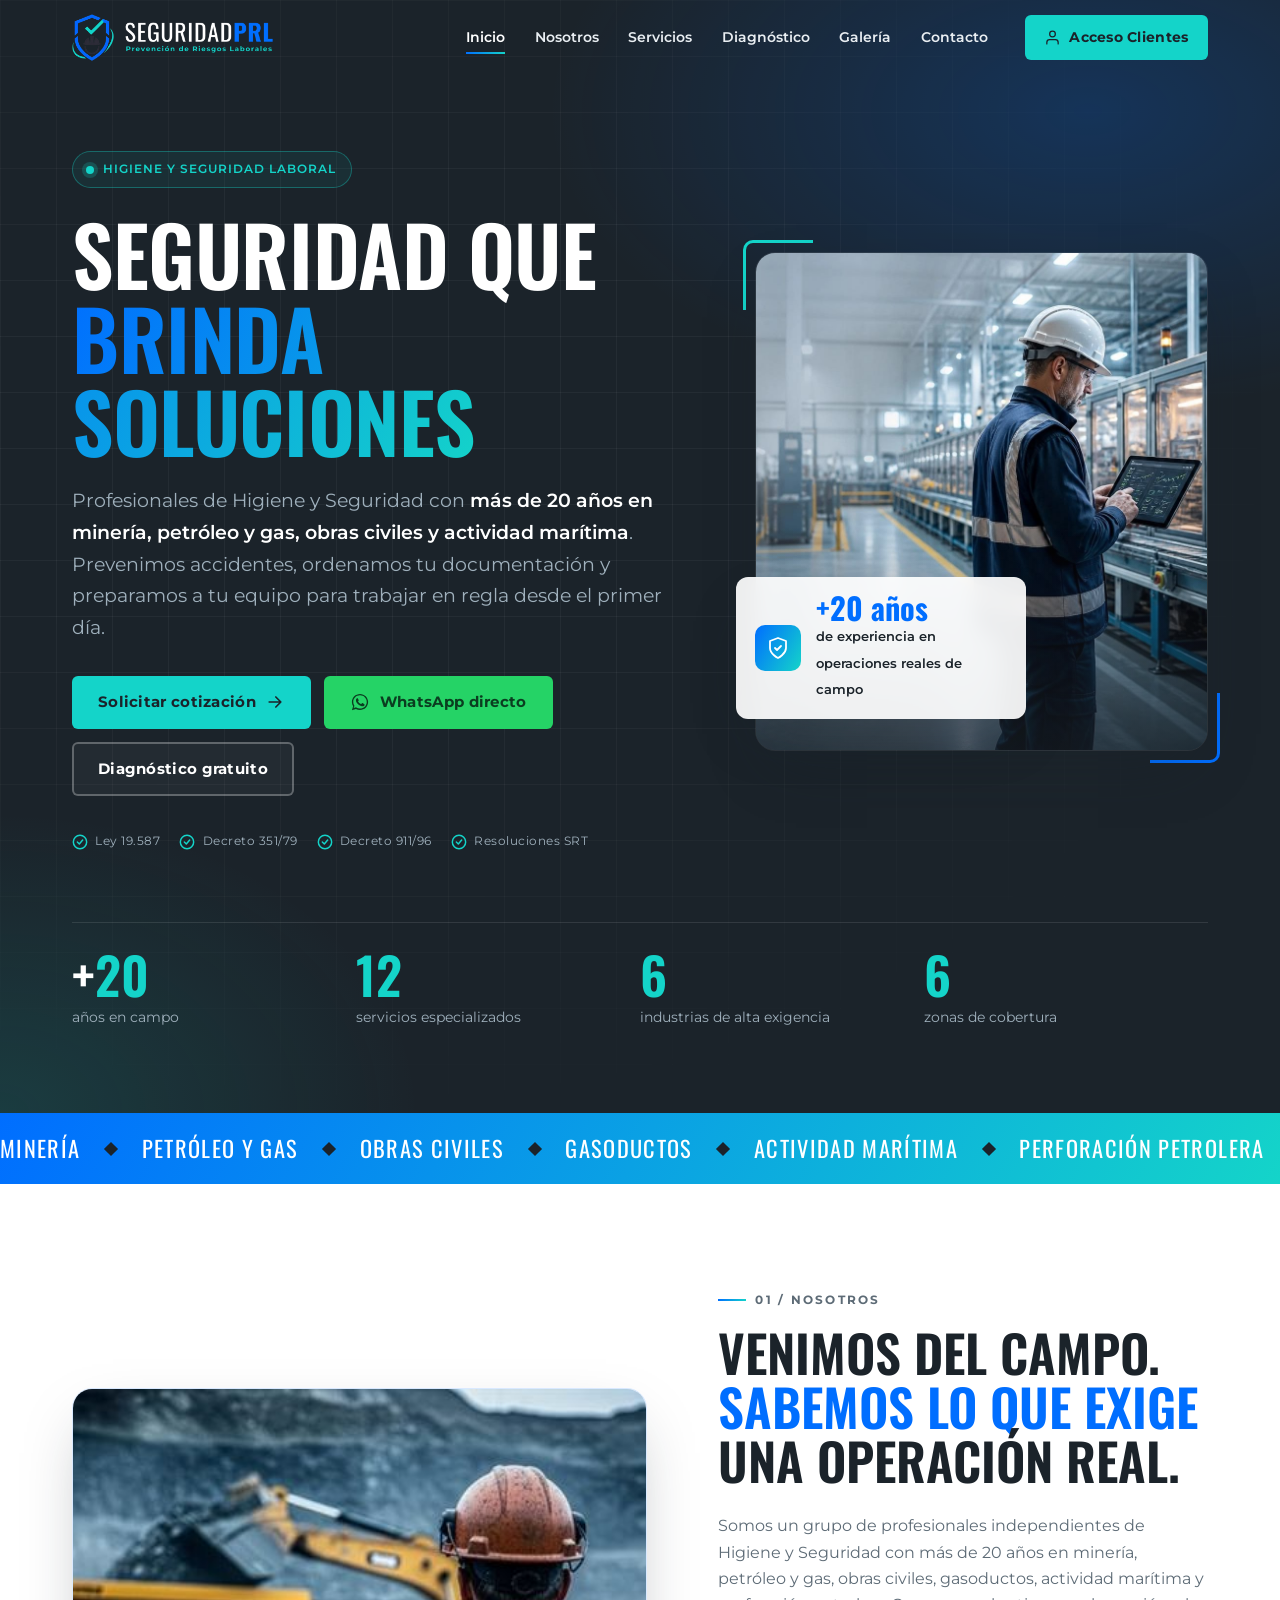
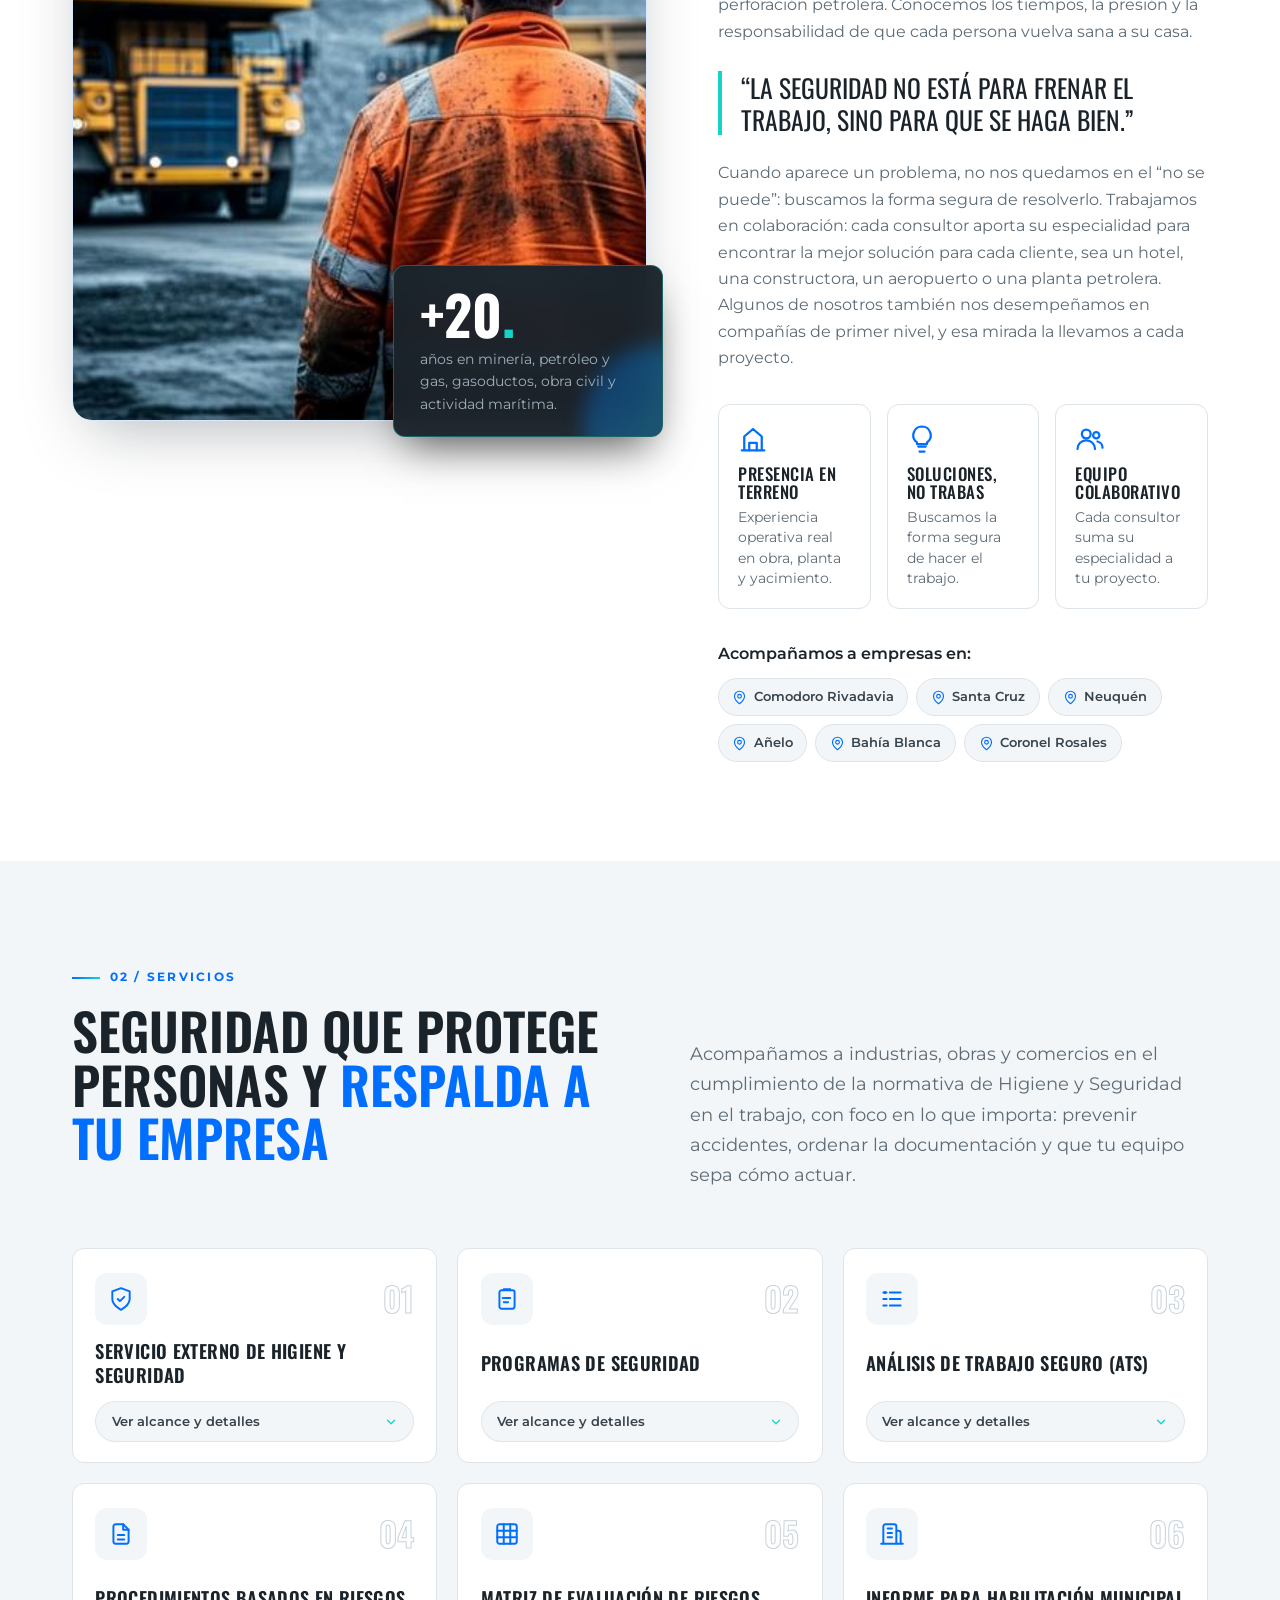
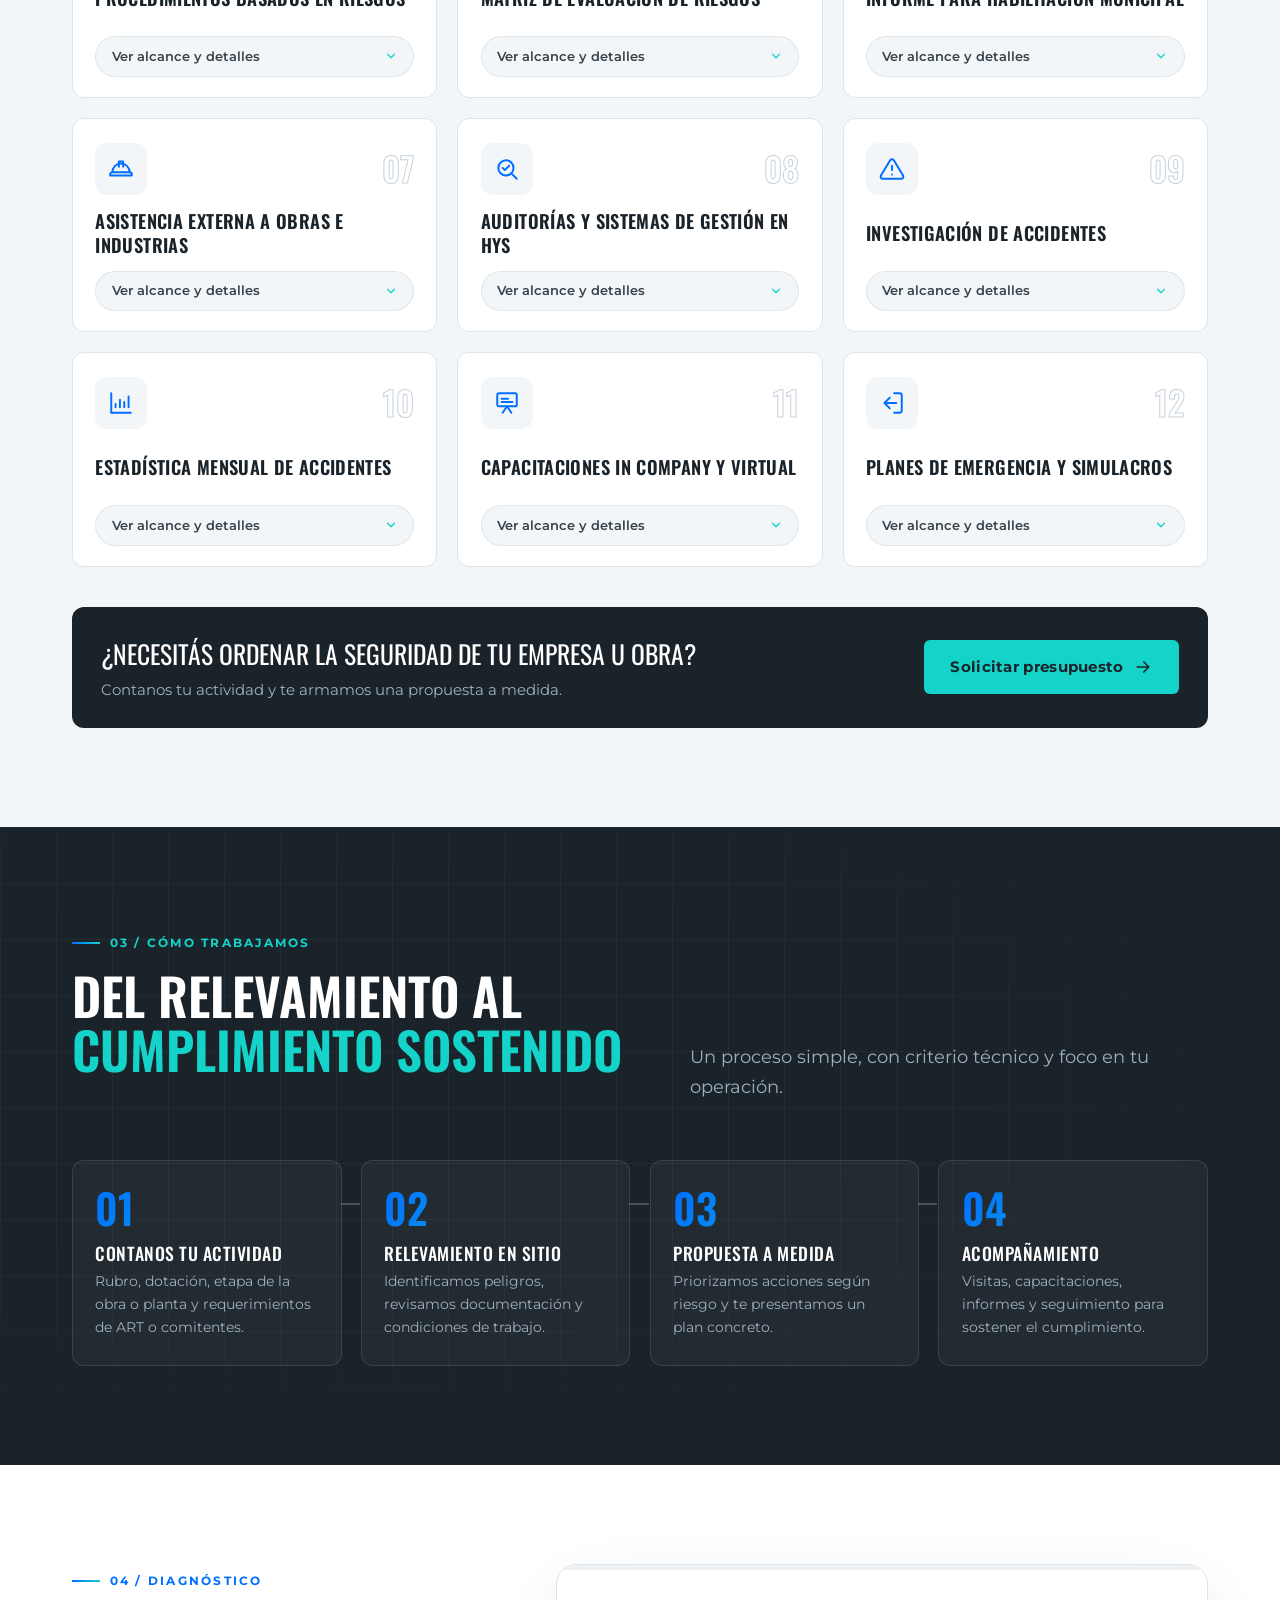
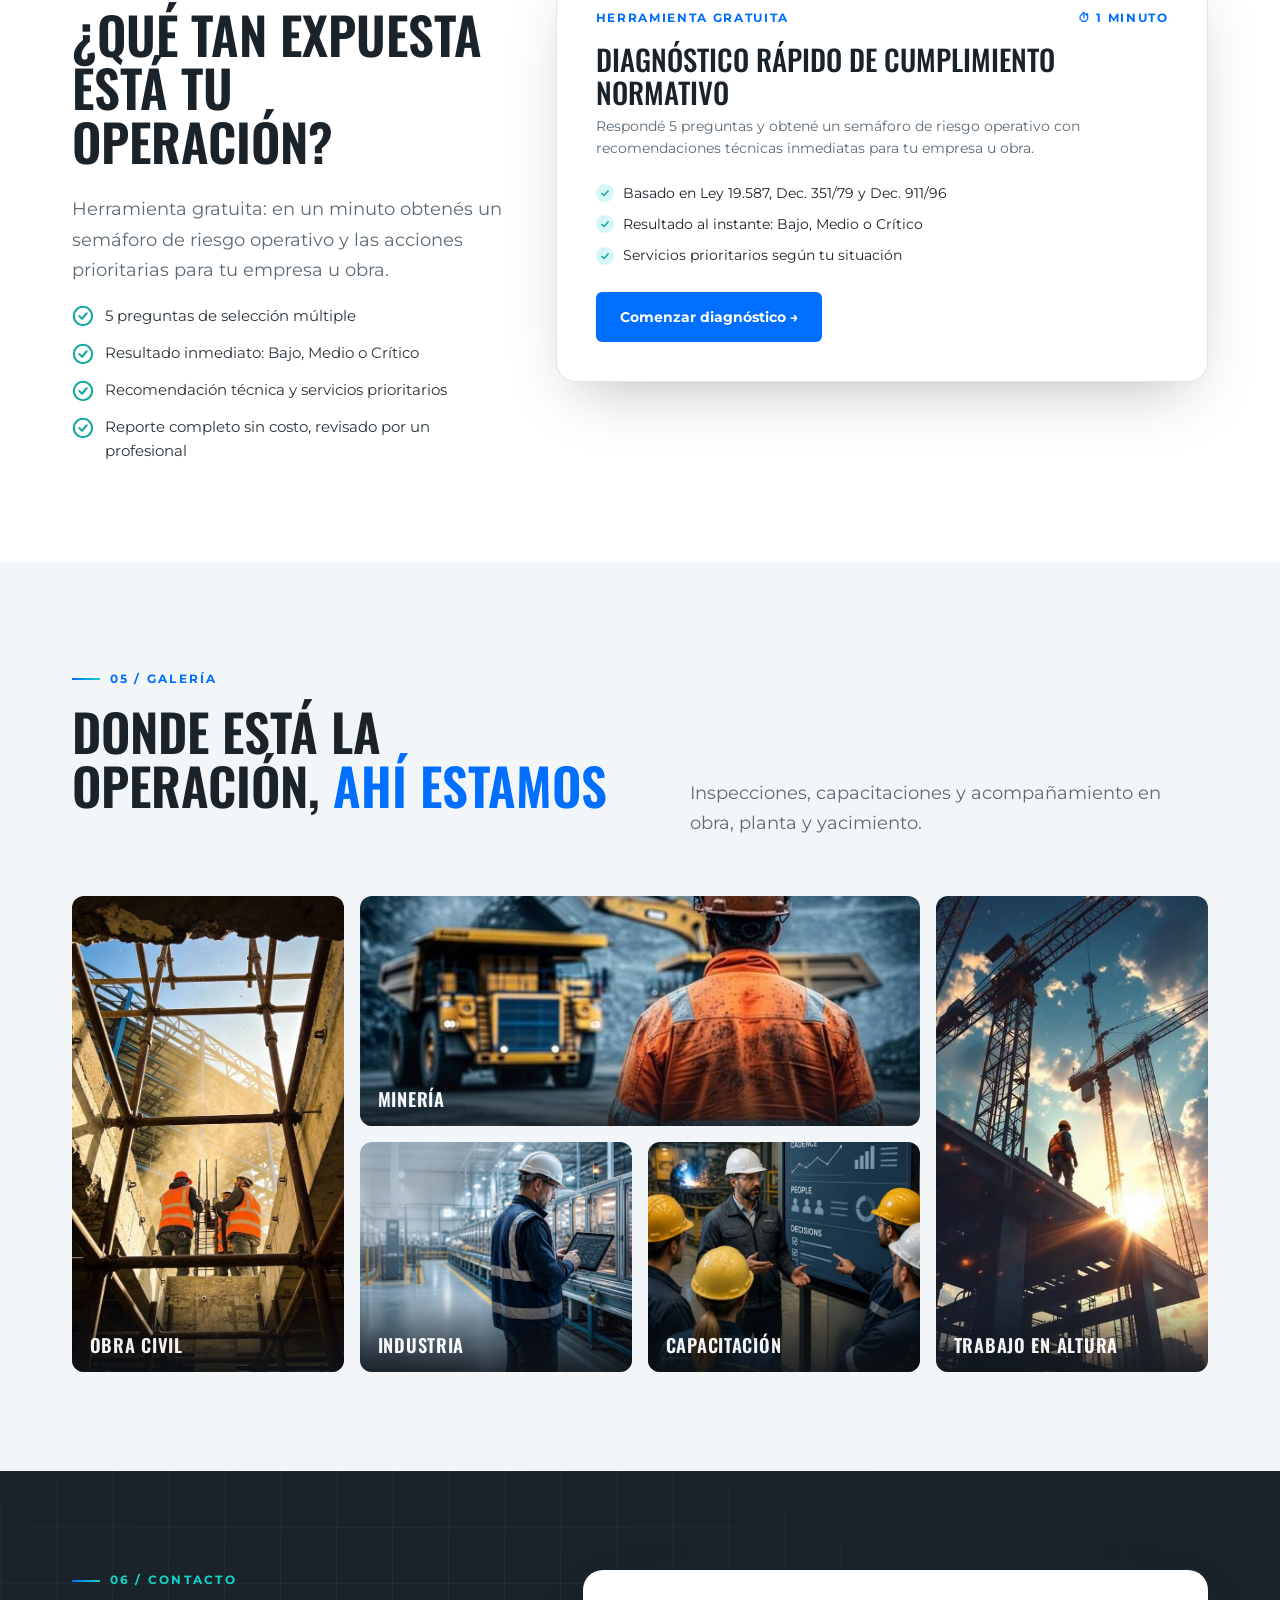
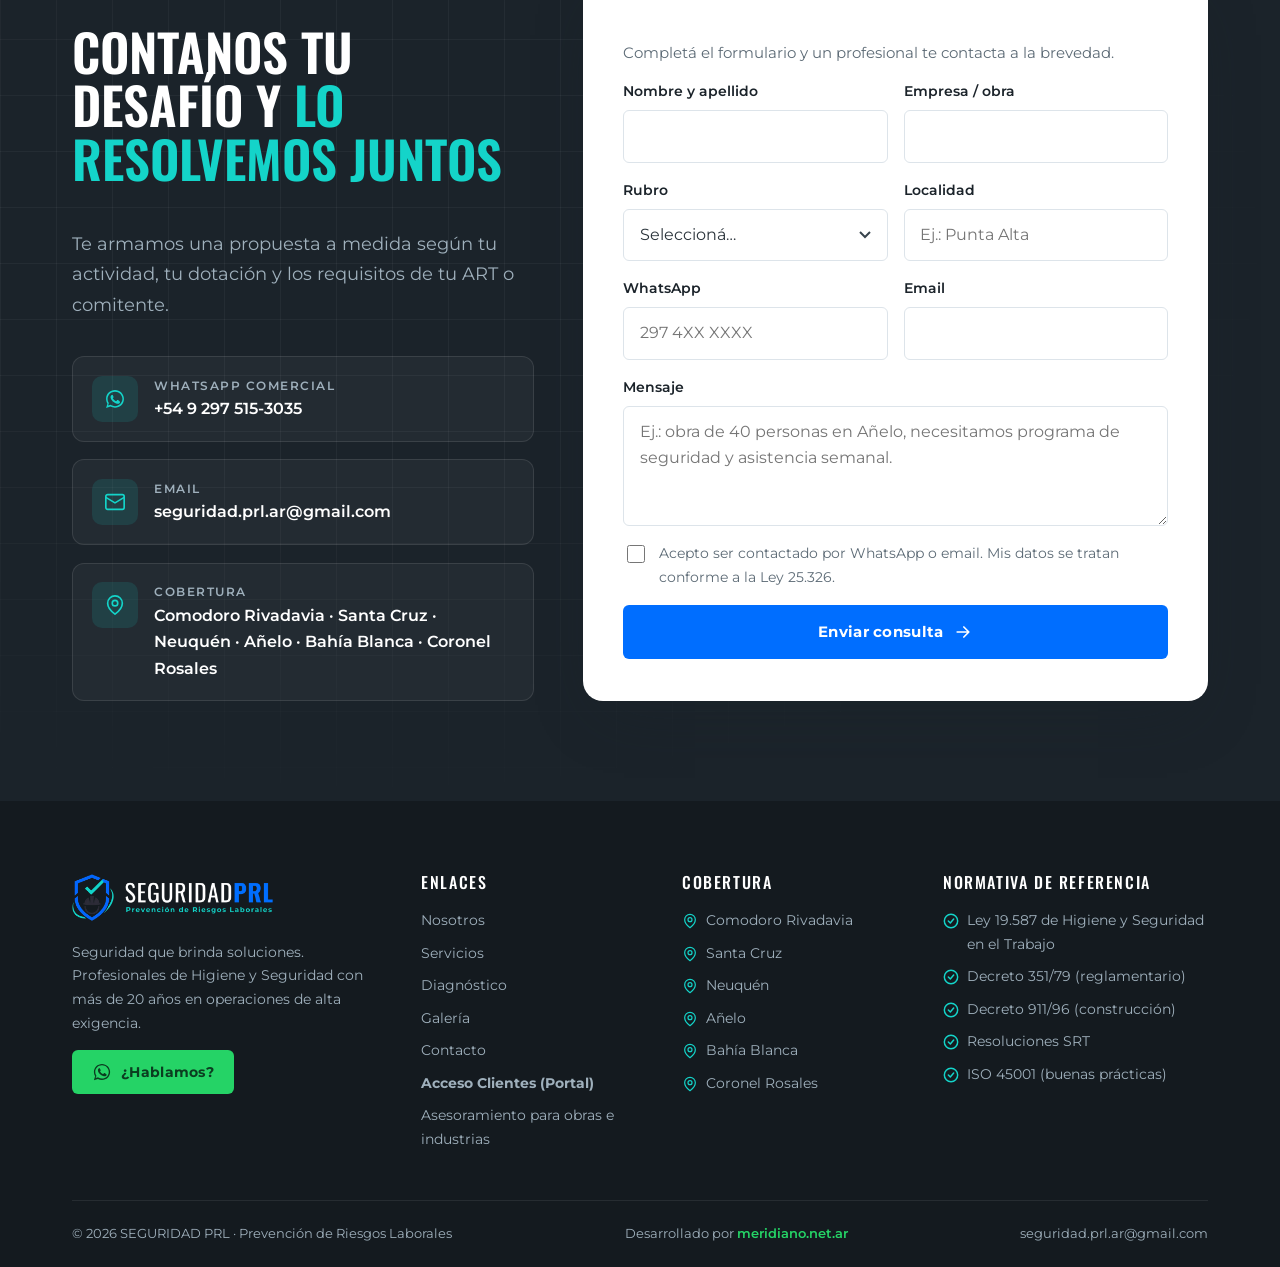
<file: sitio/index.html>
<!DOCTYPE html>
<html lang="es-AR" class="no-js">
<head>
  <meta charset="utf-8">
  <meta name="viewport" content="width=device-width, initial-scale=1">
  <title>SEGURIDAD PRL | Higiene y Seguridad Laboral · Prevención de Riesgos Laborales</title>
  <meta name="description" content="Profesionales de Higiene y Seguridad con más de 20 años en minería, petróleo y gas, obras civiles y actividad marítima. Programas de Seguridad, ATS, auditorías y capacitaciones en Comodoro Rivadavia, Santa Cruz, Neuquén, Añelo, Bahía Blanca y Coronel Rosales.">
  <meta name="theme-color" content="#1b232a">
  <link rel="canonical" href="https://www.seguridadprl.com.ar/">
  <meta property="og:type" content="website">
  <meta property="og:title" content="SEGURIDAD PRL · Seguridad que brinda soluciones">
  <meta property="og:description" content="Higiene y Seguridad Laboral para obras, industrias y empresas de energía. +20 años en campo.">
  <meta property="og:image" content="assets/img/og-image.jpg">
  <meta property="og:locale" content="es_AR">
  <link rel="icon" type="image/png" href="assets/img/favicon.png">
  <link rel="apple-touch-icon" href="assets/img/apple-touch-icon.png">

  <link rel="preconnect" href="https://fonts.googleapis.com">
  <link rel="preconnect" href="https://fonts.gstatic.com" crossorigin>
  <link href="https://fonts.googleapis.com/css2?family=Montserrat:wght@400;500;600;700&family=Oswald:wght@400;500;600&display=swap" rel="stylesheet">
  <link rel="preload" as="image" href="assets/img/inspeccion-planta.jpg">
  <link rel="stylesheet" href="assets/css/base.css">
  <link rel="stylesheet" href="assets/css/site.css">

  <script type="application/ld+json">
  {
    "@context": "https://schema.org",
    "@type": "ProfessionalService",
    "name": "SEGURIDAD PRL",
    "slogan": "Seguridad que brinda soluciones",
    "description": "Consultora de Higiene y Seguridad Laboral · Prevención de Riesgos Laborales.",
    "url": "https://www.seguridadprl.com.ar/",
    "logo": "https://www.seguridadprl.com.ar/assets/img/logo-completo.png",
    "areaServed": ["Comodoro Rivadavia", "Santa Cruz", "Neuquén", "Añelo", "Bahía Blanca", "Coronel Rosales"],
    "knowsAbout": ["Higiene y Seguridad en el Trabajo", "Ley 19.587", "Decreto 351/79", "Decreto 911/96", "ISO 45001"]
  }
  </script>
</head>
<body>
  <a class="skip-link" href="#contenido">Saltar al contenido</a>

  <!-- ============ SPRITE DE ICONOS T�0CNICOS ============ -->
  <svg xmlns="http://www.w3.org/2000/svg" style="display:none" aria-hidden="true">
    <defs>
      <symbol id="i-clipboard" viewBox="0 0 24 24" fill="none" stroke="currentColor" stroke-width="1.8" stroke-linecap="round" stroke-linejoin="round"><rect x="5" y="4" width="14" height="17" rx="2"/><path d="M9 4V3h6v1M9 11h6M9 15h4"/><path d="m8 11 .01 0"/></symbol>
      <symbol id="i-steps" viewBox="0 0 24 24" fill="none" stroke="currentColor" stroke-width="1.8" stroke-linecap="round" stroke-linejoin="round"><path d="M4 6h3M4 12h3M4 18h3"/><path d="M10 6h10M10 12h10M10 18h10"/><circle cx="5.5" cy="6" r=".5"/></symbol>
      <symbol id="i-file" viewBox="0 0 24 24" fill="none" stroke="currentColor" stroke-width="1.8" stroke-linecap="round" stroke-linejoin="round"><path d="M14 3H7a2 2 0 0 0-2 2v14a2 2 0 0 0 2 2h10a2 2 0 0 0 2-2V8z"/><path d="M14 3v5h5M9 13h6M9 17h6"/></symbol>
      <symbol id="i-matrix" viewBox="0 0 24 24" fill="none" stroke="currentColor" stroke-width="1.8" stroke-linecap="round" stroke-linejoin="round"><rect x="3" y="3" width="18" height="18" rx="2"/><path d="M3 9h18M3 15h18M9 3v18M15 3v18"/></symbol>
      <symbol id="i-building" viewBox="0 0 24 24" fill="none" stroke="currentColor" stroke-width="1.8" stroke-linecap="round" stroke-linejoin="round"><path d="M4 21V5a2 2 0 0 1 2-2h8a2 2 0 0 1 2 2v16M16 9h2a2 2 0 0 1 2 2v10M2 21h20"/><path d="M8 7h4M8 11h4M8 15h4"/></symbol>
      <symbol id="i-helmet" viewBox="0 0 24 24" fill="none" stroke="currentColor" stroke-width="1.8" stroke-linecap="round" stroke-linejoin="round"><path d="M2 18h20v-1a2 2 0 0 0-2-2H4a2 2 0 0 0-2 2z"/><path d="M4 15a8 8 0 0 1 16 0"/><path d="M10 7V5h4v2M10 10V7M14 10V7"/></symbol>
      <symbol id="i-audit" viewBox="0 0 24 24" fill="none" stroke="currentColor" stroke-width="1.8" stroke-linecap="round" stroke-linejoin="round"><circle cx="11" cy="11" r="7"/><path d="m21 21-4.3-4.3"/><path d="m8 11 2 2 4-4"/></symbol>
      <symbol id="i-alert" viewBox="0 0 24 24" fill="none" stroke="currentColor" stroke-width="1.8" stroke-linecap="round" stroke-linejoin="round"><path d="M10.3 3.9 1.8 18a2 2 0 0 0 1.7 3h17a2 2 0 0 0 1.7-3L13.7 3.9a2 2 0 0 0-3.4 0z"/><path d="M12 9v4M12 17h.01"/></symbol>
      <symbol id="i-chart" viewBox="0 0 24 24" fill="none" stroke="currentColor" stroke-width="1.8" stroke-linecap="round" stroke-linejoin="round"><path d="M3 3v18h18"/><path d="M7 16v-3M11 16V9M15 16v-5M19 16V6"/></symbol>
      <symbol id="i-training" viewBox="0 0 24 24" fill="none" stroke="currentColor" stroke-width="1.8" stroke-linecap="round" stroke-linejoin="round"><rect x="3" y="3" width="18" height="12" rx="1.5"/><path d="M8 21l4-6 4 6M7 8h6M7 11h10"/></symbol>
      <symbol id="i-exit" viewBox="0 0 24 24" fill="none" stroke="currentColor" stroke-width="1.8" stroke-linecap="round" stroke-linejoin="round"><path d="M14 3h5a2 2 0 0 1 2 2v14a2 2 0 0 1-2 2h-5"/><path d="M10 17l-5-5 5-5M5 12h11"/></symbol>
      <symbol id="i-cycle" viewBox="0 0 24 24" fill="none" stroke="currentColor" stroke-width="1.8" stroke-linecap="round" stroke-linejoin="round"><path d="M21 12a9 9 0 0 1-15.5 6.2M3 12a9 9 0 0 1 15.5-6.2"/><path d="M18 2v4h-4M6 22v-4h4"/><path d="m9 12 2 2 4-4"/></symbol>
      <symbol id="i-shield" viewBox="0 0 24 24" fill="none" stroke="currentColor" stroke-width="1.8" stroke-linecap="round" stroke-linejoin="round"><path d="M12 22s8-4 8-10V5l-8-3-8 3v7c0 6 8 10 8 10z"/><path d="m9 12 2 2 4-4"/></symbol>
      <symbol id="i-check" viewBox="0 0 24 24" fill="none" stroke="currentColor" stroke-width="2.2" stroke-linecap="round" stroke-linejoin="round"><circle cx="12" cy="12" r="10"/><path d="m8 12 3 3 5-6"/></symbol>
      <symbol id="i-pin" viewBox="0 0 24 24" fill="none" stroke="currentColor" stroke-width="1.8" stroke-linecap="round" stroke-linejoin="round"><path d="M20 10c0 6-8 12-8 12s-8-6-8-12a8 8 0 0 1 16 0z"/><circle cx="12" cy="10" r="3"/></symbol>
      <symbol id="i-mail" viewBox="0 0 24 24" fill="none" stroke="currentColor" stroke-width="1.8" stroke-linecap="round" stroke-linejoin="round"><rect x="2" y="4" width="20" height="16" rx="2"/><path d="m22 7-10 6L2 7"/></symbol>
      <symbol id="i-arrow" viewBox="0 0 24 24" fill="none" stroke="currentColor" stroke-width="2" stroke-linecap="round" stroke-linejoin="round"><path d="M5 12h14M13 6l6 6-6 6"/></symbol>
      <symbol id="i-chevron" viewBox="0 0 24 24" fill="none" stroke="currentColor" stroke-width="2.2" stroke-linecap="round" stroke-linejoin="round"><path d="m6 9 6 6 6-6"/></symbol>
      <symbol id="i-field" viewBox="0 0 24 24" fill="none" stroke="currentColor" stroke-width="1.8" stroke-linecap="round" stroke-linejoin="round"><path d="M3 21h18M5 21V10l7-6 7 6v11"/><path d="M9 21v-6h6v6"/></symbol>
      <symbol id="i-bulb" viewBox="0 0 24 24" fill="none" stroke="currentColor" stroke-width="1.8" stroke-linecap="round" stroke-linejoin="round"><path d="M9 18h6M10 22h4"/><path d="M12 2a7 7 0 0 0-4 12.7V16h8v-1.3A7 7 0 0 0 12 2z"/></symbol>
      <symbol id="i-team" viewBox="0 0 24 24" fill="none" stroke="currentColor" stroke-width="1.8" stroke-linecap="round" stroke-linejoin="round"><circle cx="9" cy="8" r="3.5"/><path d="M2 20a7 7 0 0 1 14 0"/><circle cx="17" cy="9" r="2.5"/><path d="M18 14a5 5 0 0 1 4 5"/></symbol>
      <symbol id="i-user" viewBox="0 0 24 24" fill="none" stroke="currentColor" stroke-width="1.8" stroke-linecap="round" stroke-linejoin="round"><path d="M20 21v-2a4 4 0 0 0-4-4H8a4 4 0 0 0-4 4v2"/><circle cx="12" cy="7" r="4"/></symbol>
      <symbol id="i-wa" viewBox="0 0 32 32" fill="currentColor"><path d="M16 3C8.8 3 3 8.7 3 15.8c0 2.5.7 4.9 2 7L3 29l6.4-2c2 1.1 4.3 1.7 6.6 1.7 7.2 0 13-5.7 13-12.8S23.2 3 16 3zm0 23.4c-2.1 0-4.1-.6-5.9-1.7l-.4-.3-3.8 1.2 1.2-3.7-.3-.4a10.4 10.4 0 0 1-1.6-5.6C5.2 10 10 5.3 16 5.3S26.8 10 26.8 15.8 22 26.4 16 26.4zm5.9-7.8c-.3-.2-1.9-.9-2.2-1s-.5-.2-.7.2-.8 1-1 1.2-.4.2-.7.1a8.8 8.8 0 0 1-4.4-3.8c-.3-.6.3-.5 1-1.7.1-.2 0-.4 0-.6l-1-2.4c-.3-.6-.5-.5-.7-.5h-.6c-.2 0-.6.1-.9.4-.3.3-1.2 1.2-1.2 2.9s1.2 3.4 1.4 3.6c.2.2 2.4 3.7 5.9 5.1 2.2.9 3 1 4.1.8.7-.1 1.9-.8 2.2-1.5.3-.7.3-1.4.2-1.5-.1-.1-.3-.2-.6-.3z"/></symbol>
    </defs>
  </svg>

  <!-- ============ HEADER ============ -->
  <header class="site-header" data-header>
    <div class="container site-header__inner">
      <a class="brand" href="#inicio" aria-label="SEGURIDAD PRL · Inicio">
        <img class="brand__mark" src="assets/img/logo-marca.png" alt="" width="42" height="46">
        <img class="brand__text" src="assets/img/logo-texto-claro.png" alt="SEGURIDAD PRL · Prevención de Riesgos Laborales" width="150" height="35">
      </a>
      <button class="nav-toggle" type="button" aria-label="Abrir menú" aria-expanded="false" aria-controls="menu" data-nav-toggle><span></span></button>
      <nav class="nav" id="menu" aria-label="Principal">
        <ul class="nav__list">
          <li><a class="nav__link" href="#inicio" data-spy>Inicio</a></li>
          <li><a class="nav__link" href="#nosotros" data-spy>Nosotros</a></li>
          <li><a class="nav__link" href="#servicios" data-spy>Servicios</a></li>
          <li><a class="nav__link" href="#diagnostico" data-spy>Diagnóstico</a></li>
          <li><a class="nav__link" href="#galeria" data-spy>Galería</a></li>
          <li><a class="nav__link" href="#contacto" data-spy>Contacto</a></li>
        </ul>
        <div class="nav__mobile-cta">
          <a class="btn btn--accent btn--block" href="clientes/index.html"><svg width="18" height="18"><use href="#i-user"/></svg>Acceso Clientes</a>
          <a class="btn btn--wa btn--block" data-wa data-track="menu-mobile" href="#"><svg><use href="#i-wa"/></svg>WhatsApp</a>
        </div>
      </nav>
      <a class="btn btn--accent btn--sm header-cta" href="clientes/index.html"><svg width="18" height="18" aria-hidden="true"><use href="#i-user"/></svg><span>Acceso Clientes</span></a>
    </div>
  </header>

  <main id="contenido">
    <!-- ============ HERO ============ -->
    <section class="hero" id="inicio" aria-labelledby="hero-title">
      <div class="container">
        <div class="hero__grid">
          <div class="hero__copy">
            <p class="hero__tag reveal"><span class="dot"></span>Higiene y Seguridad Laboral</p>
            <h1 class="h1 reveal" id="hero-title" style="--d:.08s">Seguridad que <em class="text-grad">brinda soluciones</em></h1>
            <p class="hero__lead reveal" style="--d:.16s">
              Profesionales de Higiene y Seguridad con <strong>más de 20 años en minería, petróleo y gas, obras civiles y actividad marítima</strong>.
              Prevenimos accidentes, ordenamos tu documentación y preparamos a tu equipo para trabajar en regla desde el primer día.
            </p>
            <div class="hero__actions reveal" style="--d:.24s">
              <a class="btn btn--accent" href="#contacto">Solicitar cotización <svg><use href="#i-arrow"/></svg></a>
              <a class="btn btn--wa" data-wa data-track="hero" href="#"><svg><use href="#i-wa"/></svg>WhatsApp directo</a>
              <a class="btn btn--ghost-light" href="#diagnostico">Diagnóstico gratuito</a>
            </div>
            <div class="hero__norms reveal" style="--d:.32s" aria-label="Normativa de referencia">
              <span><svg><use href="#i-check"/></svg>Ley 19.587</span>
              <span><svg><use href="#i-check"/></svg>Decreto 351/79</span>
              <span><svg><use href="#i-check"/></svg>Decreto 911/96</span>
              <span><svg><use href="#i-check"/></svg>Resoluciones SRT</span>
            </div>
          </div>

          <div class="hero__media reveal" style="--d:.2s">
            <span class="hero__corner hero__corner--tl" aria-hidden="true"></span>
            <span class="hero__corner hero__corner--br" aria-hidden="true"></span>
            <div class="hero__photo">
              <img src="assets/img/inspeccion-planta.jpg" srcset="assets/img/inspeccion-planta-600.jpg 600w, assets/img/inspeccion-planta.jpg 1024w" sizes="(min-width: 980px) 40vw, 90vw" width="1024" height="1010" alt="Profesional de seguridad realizando una inspección en planta industrial con tablet" fetchpriority="high">
            </div>
            <div class="hero__badge">
              <span class="hero__badge-icon"><svg><use href="#i-shield"/></svg></span>
              <div><strong>+20 años</strong><span>de experiencia en operaciones reales de campo</span></div>
            </div>
          </div>
        </div>

        <div class="stats" role="list">
          <div class="stat reveal" role="listitem"><div class="stat__num">+<span data-count="20">20</span></div><div class="stat__label">años en campo</div></div>
          <div class="stat reveal" role="listitem" style="--d:.08s"><div class="stat__num"><span data-count="12">12</span></div><div class="stat__label">servicios especializados</div></div>
          <div class="stat reveal" role="listitem" style="--d:.16s"><div class="stat__num"><span data-count="6">6</span></div><div class="stat__label">industrias de alta exigencia</div></div>
          <div class="stat reveal" role="listitem" style="--d:.24s"><div class="stat__num"><span data-count="6">6</span></div><div class="stat__label">zonas de cobertura</div></div>
        </div>
      </div>
    </section>

    <!-- ============ MARQUEE INDUSTRIAS ============ -->
    <div class="marquee" aria-label="Industrias en las que trabajamos">
      <div class="marquee__track">
        <span class="marquee__item">Minería</span><span class="marquee__item">Petróleo y gas</span><span class="marquee__item">Obras civiles</span><span class="marquee__item">Gasoductos</span><span class="marquee__item">Actividad marítima</span><span class="marquee__item">Perforación petrolera</span>
        <span class="marquee__item" aria-hidden="true">Minería</span><span class="marquee__item" aria-hidden="true">Petróleo y gas</span><span class="marquee__item" aria-hidden="true">Obras civiles</span><span class="marquee__item" aria-hidden="true">Gasoductos</span><span class="marquee__item" aria-hidden="true">Actividad marítima</span><span class="marquee__item" aria-hidden="true">Perforación petrolera</span>
      </div>
    </div>

    <!-- ============ NOSOTROS ============ -->
    <section class="section" id="nosotros" aria-labelledby="about-title">
      <div class="container about">
        <div class="about__media reveal">
          <figure class="about__img about__img--a"><img src="assets/img/mineria.jpg" srcset="assets/img/mineria-600.jpg 600w, assets/img/mineria.jpg 735w" sizes="(min-width: 980px) 45vw, 92vw" width="735" height="551" loading="lazy" decoding="async" alt="Supervisor de seguridad con indumentaria de alta visibilidad en operación minera a cielo abierto"></figure>
          <div class="about__years"><strong>+20<span>.</span></strong><p>años en minería, petróleo y gas, gasoductos, obra civil y actividad marítima.</p></div>
        </div>

        <div class="about__text">
          <p class="eyebrow reveal">01 / Nosotros</p>
          <h2 class="h2 reveal" id="about-title">Venimos del campo. <span class="text-azul">Sabemos lo que exige</span> una operación real.</h2>
          <p class="reveal">Somos un grupo de profesionales independientes de Higiene y Seguridad con más de 20 años en minería, petróleo y gas, obras civiles, gasoductos, actividad marítima y perforación petrolera. Conocemos los tiempos, la presión y la responsabilidad de que cada persona vuelva sana a su casa.</p>
          <p class="about__quote reveal">“La seguridad no está para frenar el trabajo, sino para que se haga bien.”</p>
          <p class="reveal">Cuando aparece un problema, no nos quedamos en el “no se puede”: buscamos la forma segura de resolverlo. Trabajamos en colaboración: cada consultor aporta su especialidad para encontrar la mejor solución para cada cliente, sea un hotel, una constructora, un aeropuerto o una planta petrolera. Algunos de nosotros también nos desempeñamos en compañías de primer nivel, y esa mirada la llevamos a cada proyecto.</p>

          <div class="pillars">
            <div class="pillar reveal"><svg><use href="#i-field"/></svg><h3>Presencia en terreno</h3><p>Experiencia operativa real en obra, planta y yacimiento.</p></div>
            <div class="pillar reveal" style="--d:.08s"><svg><use href="#i-bulb"/></svg><h3>Soluciones, no trabas</h3><p>Buscamos la forma segura de hacer el trabajo.</p></div>
            <div class="pillar reveal" style="--d:.16s"><svg><use href="#i-team"/></svg><h3>Equipo colaborativo</h3><p>Cada consultor suma su especialidad a tu proyecto.</p></div>
          </div>

          <p class="reveal" style="font-weight:600;color:var(--c-ink);margin-bottom:.7rem">Acompañamos a empresas en:</p>
          <ul class="chips reveal">
            <li class="chip"><svg><use href="#i-pin"/></svg>Comodoro Rivadavia</li>
            <li class="chip"><svg><use href="#i-pin"/></svg>Santa Cruz</li>
            <li class="chip"><svg><use href="#i-pin"/></svg>Neuquén</li>
            <li class="chip"><svg><use href="#i-pin"/></svg>Añelo</li>
            <li class="chip"><svg><use href="#i-pin"/></svg>Bahía Blanca</li>
            <li class="chip"><svg><use href="#i-pin"/></svg>Coronel Rosales</li>
          </ul>
        </div>
      </div>
    </section>

    <!-- ============ SERVICIOS ============ -->
    <section class="section section--soft" id="servicios" aria-labelledby="svc-title">
      <div class="container">
        <div class="section-head section-head--split">
          <div>
            <p class="eyebrow reveal">02 / Servicios</p>
            <h2 class="h2 reveal" id="svc-title">Seguridad que protege personas y <span class="text-azul">respalda a tu empresa</span></h2>
          </div>
          <p class="lead reveal">Acompañamos a industrias, obras y comercios en el cumplimiento de la normativa de Higiene y Seguridad en el trabajo, con foco en lo que importa: prevenir accidentes, ordenar la documentación y que tu equipo sepa cómo actuar.</p>
        </div>

        <div class="services">
          <!-- 01 -->
          <article class="svc reveal">
            <div class="svc__head">
              <div class="svc__top">
                <span class="svc__icon"><svg><use href="#i-shield"/></svg></span>
                <span class="svc__num" aria-hidden="true">01</span>
              </div>
              <h3 class="svc__title">Servicio Externo de Higiene y Seguridad</h3>
              <button type="button" class="svc__hint" aria-expanded="false">
                <span>Ver alcance y detalles</span>
                <svg class="svc__hint-arrow"><use href="#i-chevron"/></svg>
              </button>
            </div>
            <div class="svc__collapse">
              <div class="svc__collapse-inner">
                <p class="svc__desc">Cumplimiento legal obligatorio según Ley 19.587 y Decreto 1338/96. Profesional matriculado a cargo con asignación mensual de horas profesionales según tu categoría y dotación.</p>
                <ul class="svc__list">
                  <li>Asignación de horas profesionales reglamentarias y visitas periódicas</li>
                  <li>Apertura, rúbrica y registro en Libro de Actas de HyS</li>
                  <li>Confección y actualización permanente del Legajo Técnico ante ART</li>
                  <li>Relevamiento de Agentes de Riesgo (RAR) y nómina de expuestos</li>
                  <li>Asesoramiento preventivo continuo y atención de inspecciones oficiales</li>
                </ul>
                <p class="svc__benefit"><b>Beneficio:</b> respaldo legal continuo ante la ART y el Ministerio de Trabajo, evitando multas y clausuras sin sumar personal de planta permanente.</p>
                <div class="svc__foot">
                  <a class="link-arrow svc__cta" href="#contacto" data-service="Servicio Externo de Higiene y Seguridad">Consultar <svg><use href="#i-arrow"/></svg></a>
                </div>
              </div>
            </div>
          </article>

          <!-- 02 -->
          <article class="svc reveal" style="--d:.04s">
            <div class="svc__head">
              <div class="svc__top">
                <span class="svc__icon"><svg><use href="#i-clipboard"/></svg></span>
                <span class="svc__num" aria-hidden="true">02</span>
              </div>
              <h3 class="svc__title">Programas de Seguridad</h3>
              <button type="button" class="svc__hint" aria-expanded="false">
                <span>Ver alcance y detalles</span>
                <svg class="svc__hint-arrow"><use href="#i-chevron"/></svg>
              </button>
            </div>
            <div class="svc__collapse">
              <div class="svc__collapse-inner">
                <p class="svc__desc">Documentación clara para trabajar en regla desde el primer día, conforme a Ley 19.587, Dec. 351/79, Dec. 911/96 y resoluciones SRT.</p>
                <ul class="svc__list">
                  <li>Identificación de riesgos y medidas preventivas por tarea</li>
                  <li>Definición de responsabilidades y recursos operativos</li>
                  <li>Cronograma de acciones y capacitaciones del personal</li>
                  <li>Documentación lista para presentar ante ART, comitentes y organismos de control</li>
                </ul>
                <p class="svc__benefit"><b>Beneficio:</b> tu obra o planta con respaldo documental aprobado y un plan concreto de prevención.</p>
                <div class="svc__foot">
                  <a class="link-arrow svc__cta" href="#contacto" data-service="Programas de Seguridad">Consultar <svg><use href="#i-arrow"/></svg></a>
                </div>
              </div>
            </div>
          </article>

          <!-- 03 -->
          <article class="svc reveal" style="--d:.08s">
            <div class="svc__head">
              <div class="svc__top">
                <span class="svc__icon"><svg><use href="#i-steps"/></svg></span>
                <span class="svc__num" aria-hidden="true">03</span>
              </div>
              <h3 class="svc__title">Análisis de Trabajo Seguro (ATS)</h3>
              <button type="button" class="svc__hint" aria-expanded="false">
                <span>Ver alcance y detalles</span>
                <svg class="svc__hint-arrow"><use href="#i-chevron"/></svg>
              </button>
            </div>
            <div class="svc__collapse">
              <div class="svc__collapse-inner">
                <p class="svc__desc">Cada tarea crítica analizada paso a paso antes de ejecutarse: identificación de peligros por etapa y medidas de control necesarias.</p>
                <ul class="svc__list">
                  <li>Análisis por tarea, puesto de trabajo o actividad de riesgo</li>
                  <li>Medidas de control y elementos de protección personal (EPP) requeridos</li>
                  <li>Formato práctico y ágil para aplicación directa en campo</li>
                </ul>
                <p class="svc__benefit"><b>Beneficio:</b> menos improvisación, trabajadores conscientes del riesgo y controles activos antes de iniciar cada labor.</p>
                <div class="svc__foot">
                  <a class="link-arrow svc__cta" href="#contacto" data-service="Análisis de Trabajo Seguro (ATS)">Consultar <svg><use href="#i-arrow"/></svg></a>
                </div>
              </div>
            </div>
          </article>

          <!-- 04 -->
          <article class="svc reveal" style="--d:.12s">
            <div class="svc__head">
              <div class="svc__top">
                <span class="svc__icon"><svg><use href="#i-file"/></svg></span>
                <span class="svc__num" aria-hidden="true">04</span>
              </div>
              <h3 class="svc__title">Procedimientos basados en riesgos</h3>
              <button type="button" class="svc__hint" aria-expanded="false">
                <span>Ver alcance y detalles</span>
                <svg class="svc__hint-arrow"><use href="#i-chevron"/></svg>
              </button>
            </div>
            <div class="svc__collapse">
              <div class="svc__collapse-inner">
                <p class="svc__desc">Instrucciones simples, claras y aplicables: trabajos en altura, espacios confinados, trabajos en caliente, tareas eléctricas, izaje y más.</p>
                <ul class="svc__list">
                  <li>Alcance, responsables y pasos de ejecución secuencial</li>
                  <li>Controles operativos, permisos de trabajo y EPP específicos</li>
                  <li>Lenguaje claro y directo para que se entienda y se cumpla</li>
                </ul>
                <p class="svc__benefit"><b>Beneficio:</b> una forma de trabajar estandarizada, segura, repetible y verificable en auditorías.</p>
                <div class="svc__foot">
                  <a class="link-arrow svc__cta" href="#contacto" data-service="Procedimientos de Seguridad Basados en Riesgos">Consultar <svg><use href="#i-arrow"/></svg></a>
                </div>
              </div>
            </div>
          </article>

          <!-- 05 -->
          <article class="svc reveal">
            <div class="svc__head">
              <div class="svc__top">
                <span class="svc__icon"><svg><use href="#i-matrix"/></svg></span>
                <span class="svc__num" aria-hidden="true">05</span>
              </div>
              <h3 class="svc__title">Matriz de Evaluación de Riesgos</h3>
              <button type="button" class="svc__hint" aria-expanded="false">
                <span>Ver alcance y detalles</span>
                <svg class="svc__hint-arrow"><use href="#i-chevron"/></svg>
              </button>
            </div>
            <div class="svc__collapse">
              <div class="svc__collapse-inner">
                <p class="svc__desc">Saber con exactitud qué riesgos existen, cuán graves son y por dónde empezar a invertir recursos, según probabilidad y severidad.</p>
                <ul class="svc__list">
                  <li>Relevamiento integral en sitio y observación de puestos</li>
                  <li>Clasificación y priorización cuantitativa de peligros</li>
                  <li>Plan de medidas correctivas y preventivas recomendadas</li>
                </ul>
                <p class="svc__benefit"><b>Beneficio:</b> decisiones de inversión en seguridad basadas en datos reales y prioridades claras, no en suposiciones.</p>
                <div class="svc__foot">
                  <a class="link-arrow svc__cta" href="#contacto" data-service="Matriz de Evaluación de Riesgos">Consultar <svg><use href="#i-arrow"/></svg></a>
                </div>
              </div>
            </div>
          </article>

          <!-- 06 -->
          <article class="svc reveal" style="--d:.04s">
            <div class="svc__head">
              <div class="svc__top">
                <span class="svc__icon"><svg><use href="#i-building"/></svg></span>
                <span class="svc__num" aria-hidden="true">06</span>
              </div>
              <h3 class="svc__title">Informe para Habilitación Municipal</h3>
              <button type="button" class="svc__hint" aria-expanded="false">
                <span>Ver alcance y detalles</span>
                <svg class="svc__hint-arrow"><use href="#i-chevron"/></svg>
              </button>
            </div>
            <div class="svc__collapse">
              <div class="svc__collapse-inner">
                <p class="svc__desc">Informe técnico de seguridad para habilitar tu local, comercio o industria, adaptado a las ordenanzas de cada municipio.</p>
                <ul class="svc__list">
                  <li>Relevamiento de las condiciones edilicias y contra incendios</li>
                  <li>Informe técnico firmado por profesional matriculado con incumbencia</li>
                  <li>Orientación sobre adecuaciones previas para evitar rechazos</li>
                </ul>
                <p class="svc__benefit"><b>Beneficio:</b> un trámite de habilitación ágil, sin demoras burocráticas ni observaciones sorpresa.</p>
                <div class="svc__foot">
                  <a class="link-arrow svc__cta" href="#contacto" data-service="Informe de Seguridad para Habilitación Municipal">Consultar <svg><use href="#i-arrow"/></svg></a>
                </div>
              </div>
            </div>
          </article>

          <!-- 07 -->
          <article class="svc reveal" style="--d:.08s">
            <div class="svc__head">
              <div class="svc__top">
                <span class="svc__icon"><svg><use href="#i-helmet"/></svg></span>
                <span class="svc__num" aria-hidden="true">07</span>
              </div>
              <h3 class="svc__title">Asistencia externa a obras e industrias</h3>
              <button type="button" class="svc__hint" aria-expanded="false">
                <span>Ver alcance y detalles</span>
                <svg class="svc__hint-arrow"><use href="#i-chevron"/></svg>
              </button>
            </div>
            <div class="svc__collapse">
              <div class="svc__collapse-inner">
                <p class="svc__desc">Un profesional de HyS a tu lado en el campo, sin sumar estructura fija propia: asistencia continua o por visitas programadas.</p>
                <ul class="svc__list">
                  <li>Visitas de control y seguimiento operativo en obra o planta</li>
                  <li>Verificación de documentación de contratistas, EPP y condiciones</li>
                  <li>Acompañamiento técnico ante inspecciones de ART y comitentes</li>
                  <li>Informes de visita ejecutivos con desvíos y acciones a seguir</li>
                </ul>
                <p class="svc__benefit"><b>Beneficio:</b> presencia profesional constante y tranquilidad operativa a un costo flexible y razonable.</p>
                <div class="svc__foot">
                  <a class="link-arrow svc__cta" href="#contacto" data-service="Servicio de Asistencia Externa a Obras e Industrias">Consultar <svg><use href="#i-arrow"/></svg></a>
                </div>
              </div>
            </div>
          </article>

          <!-- 08 -->
          <article class="svc reveal" style="--d:.12s">
            <div class="svc__head">
              <div class="svc__top">
                <span class="svc__icon"><svg><use href="#i-audit"/></svg></span>
                <span class="svc__num" aria-hidden="true">08</span>
              </div>
              <h3 class="svc__title">Auditorías y Sistemas de Gestión en HyS</h3>
              <button type="button" class="svc__hint" aria-expanded="false">
                <span>Ver alcance y detalles</span>
                <svg class="svc__hint-arrow"><use href="#i-chevron"/></svg>
              </button>
            </div>
            <div class="svc__collapse">
              <div class="svc__collapse-inner">
                <p class="svc__desc">Evaluación objetiva del cumplimiento normativo y estructuración integral de tu sistema preventivo, desde auditorías legales hasta estándares internacionales como ISO 45001.</p>
                <ul class="svc__list">
                  <li>Auditoría profunda de cumplimiento legal, documental y condiciones en campo</li>
                  <li>Diagnóstico inicial de brechas (Gap Analysis) y matriz de no conformidades</li>
                  <li>Diseño e implementación de política, procedimientos de control y registros</li>
                  <li>Auditorías internas periódicas y preparación integral para certificación o auditorías de clientes</li>
                </ul>
                <p class="svc__benefit"><b>Beneficio:</b> detectás desvíos a tiempo, ordenás tu operación con estándares internacionales y llegás 100% respaldado ante inspecciones y clientes exigentes.</p>
                <div class="svc__foot">
                  <a class="link-arrow svc__cta" href="#contacto" data-service="Auditorías y Sistemas de Gestión en HyS">Consultar <svg><use href="#i-arrow"/></svg></a>
                </div>
              </div>
            </div>
          </article>

          <!-- 09 -->
          <article class="svc reveal">
            <div class="svc__head">
              <div class="svc__top">
                <span class="svc__icon"><svg><use href="#i-alert"/></svg></span>
                <span class="svc__num" aria-hidden="true">09</span>
              </div>
              <h3 class="svc__title">Investigación de Accidentes</h3>
              <button type="button" class="svc__hint" aria-expanded="false">
                <span>Ver alcance y detalles</span>
                <svg class="svc__hint-arrow"><use href="#i-chevron"/></svg>
              </button>
            </div>
            <div class="svc__collapse">
              <div class="svc__collapse-inner">
                <p class="svc__desc">Entender qué pasó en profundidad para que no vuelva a ocurrir jamás: identificación de causas raíz, no solo las inmediatas.</p>
                <ul class="svc__list">
                  <li>Relevamiento in situ de evidencias, hechos y testimonios</li>
                  <li>Análisis riguroso de causas (método de árbol de causas u otros)</li>
                  <li>Informe técnico pericial y plan de acciones correctivas efectivas</li>
                </ul>
                <p class="svc__benefit"><b>Beneficio:</b> aprendizaje organizacional real tras cada incidente, respaldo ante la ART y menor probabilidad de repetición.</p>
                <div class="svc__foot">
                  <a class="link-arrow svc__cta" href="#contacto" data-service="Investigación de Accidentes">Consultar <svg><use href="#i-arrow"/></svg></a>
                </div>
              </div>
            </div>
          </article>

          <!-- 10 -->
          <article class="svc reveal" style="--d:.04s">
            <div class="svc__head">
              <div class="svc__top">
                <span class="svc__icon"><svg><use href="#i-chart"/></svg></span>
                <span class="svc__num" aria-hidden="true">10</span>
              </div>
              <h3 class="svc__title">Estadística mensual de accidentes</h3>
              <button type="button" class="svc__hint" aria-expanded="false">
                <span>Ver alcance y detalles</span>
                <svg class="svc__hint-arrow"><use href="#i-chevron"/></svg>
              </button>
            </div>
            <div class="svc__collapse">
              <div class="svc__collapse-inner">
                <p class="svc__desc">Los indicadores clave de tu siniestralidad, claros y al día, para evaluar el desempeño preventivo y tomar decisiones informadas.</p>
                <ul class="svc__list">
                  <li>Cálculo de índices de frecuencia, gravedad e incidencia según norma</li>
                  <li>Seguimiento de curvas de tendencias mensuales y acumuladas anuales</li>
                  <li>Informe gerencial ejecutivo fácil de interpretar para la dirección</li>
                </ul>
                <p class="svc__benefit"><b>Beneficio:</b> información estadística sólida para justificar inversiones, negociar alícuotas con la ART y medir resultados.</p>
                <div class="svc__foot">
                  <a class="link-arrow svc__cta" href="#contacto" data-service="Estadística Mensual de Accidentes">Consultar <svg><use href="#i-arrow"/></svg></a>
                </div>
              </div>
            </div>
          </article>

          <!-- 11 -->
          <article class="svc reveal" style="--d:.08s">
            <div class="svc__head">
              <div class="svc__top">
                <span class="svc__icon"><svg><use href="#i-training"/></svg></span>
                <span class="svc__num" aria-hidden="true">11</span>
              </div>
              <h3 class="svc__title">Capacitaciones in company y virtual</h3>
              <button type="button" class="svc__hint" aria-expanded="false">
                <span>Ver alcance y detalles</span>
                <svg class="svc__hint-arrow"><use href="#i-chevron"/></svg>
              </button>
            </div>
            <div class="svc__collapse">
              <div class="svc__collapse-inner">
                <p class="svc__desc">Formación práctica adaptada a tu realidad operativa, presencial en tus instalaciones o en aula virtual, con casos reales de tu rubro.</p>
                <ul class="svc__list">
                  <li>Trabajo en altura, espacios confinados, riesgo eléctrico y extintores</li>
                  <li>Uso correcto de EPP, primeros auxilios y ergonomía en puestos</li>
                  <li>Material de estudio didáctico y planillas oficiales de asistencia</li>
                </ul>
                <p class="svc__benefit"><b>Beneficio:</b> cumplimiento del programa anual obligatorio de capacitación y trabajadores que adoptan hábitos seguros.</p>
                <div class="svc__foot">
                  <a class="link-arrow svc__cta" href="#contacto" data-service="Capacitaciones in Company y Virtual">Consultar <svg><use href="#i-arrow"/></svg></a>
                </div>
              </div>
            </div>
          </article>

          <!-- 12 -->
          <article class="svc reveal" style="--d:.12s">
            <div class="svc__head">
              <div class="svc__top">
                <span class="svc__icon"><svg><use href="#i-exit"/></svg></span>
                <span class="svc__num" aria-hidden="true">12</span>
              </div>
              <h3 class="svc__title">Planes de emergencia y simulacros</h3>
              <button type="button" class="svc__hint" aria-expanded="false">
                <span>Ver alcance y detalles</span>
                <svg class="svc__hint-arrow"><use href="#i-chevron"/></svg>
              </button>
            </div>
            <div class="svc__collapse">
              <div class="svc__collapse-inner">
                <p class="svc__desc">Estar preparados cuando no hay margen para improvisar: protocolos de actuación ante contingencias y ejercicios prácticos de evacuación.</p>
                <ul class="svc__list">
                  <li>Plan de contingencia y evacuación con asignación de roles y brigadas</li>
                  <li>Planos de evacuación, cálculo de tiempos y señalización de salidas</li>
                  <li>Organización, coordinación y evaluación técnica de simulacros</li>
                  <li>Informe post-simulacro con oportunidades de mejora detectadas</li>
                </ul>
                <p class="svc__benefit"><b>Beneficio:</b> respuesta rápida y coordinada ante incendios o emergencias, salvaguardando la vida del personal.</p>
                <div class="svc__foot">
                  <a class="link-arrow svc__cta" href="#contacto" data-service="Planes de Emergencia, Evacuación y Simulacros">Consultar <svg><use href="#i-arrow"/></svg></a>
                </div>
              </div>
            </div>
          </article>
        </div>

        <div class="services-cta reveal">
          <p>¿Necesitás ordenar la seguridad de tu empresa u obra?<span>Contanos tu actividad y te armamos una propuesta a medida.</span></p>
          <a class="btn btn--accent" href="#contacto">Solicitar presupuesto <svg><use href="#i-arrow"/></svg></a>
        </div>
      </div>
    </section>

    <!-- ============ CÓMO TRABAJAMOS ============ -->
    <section class="section section--dark grid-bg" id="como-trabajamos" aria-labelledby="process-title" style="overflow:hidden">
      <div class="container" style="position:relative">
        <div class="section-head section-head--split">
          <div>
            <p class="eyebrow reveal">03 / Cómo trabajamos</p>
            <h2 class="h2 reveal" id="process-title">Del relevamiento al <span class="text-turquesa">cumplimiento sostenido</span></h2>
          </div>
          <p class="lead reveal">Un proceso simple, con criterio técnico y foco en tu operación.</p>
        </div>
        <ol class="steps">
          <li class="step reveal"><h3>Contanos tu actividad</h3><p>Rubro, dotación, etapa de la obra o planta y requerimientos de ART o comitentes.</p></li>
          <li class="step reveal" style="--d:.08s"><h3>Relevamiento en sitio</h3><p>Identificamos peligros, revisamos documentación y condiciones de trabajo.</p></li>
          <li class="step reveal" style="--d:.16s"><h3>Propuesta a medida</h3><p>Priorizamos acciones según riesgo y te presentamos un plan concreto.</p></li>
          <li class="step reveal" style="--d:.24s"><h3>Acompañamiento</h3><p>Visitas, capacitaciones, informes y seguimiento para sostener el cumplimiento.</p></li>
        </ol>
      </div>
    </section>

    <!-- ============ DIAGNÓSTICO ============ -->
    <section class="section" id="diagnostico" aria-labelledby="diag-title">
      <div class="container diag-wrap">
        <div class="diag-wrap__intro">
          <p class="eyebrow reveal">04 / Diagnóstico</p>
          <h2 class="h2 reveal" id="diag-title">¿Qué tan expuesta está tu operación?</h2>
          <p class="lead reveal">Herramienta gratuita: en un minuto obtenés un semáforo de riesgo operativo y las acciones prioritarias para tu empresa u obra.</p>
          <ul class="diag-wrap__list reveal">
            <li><svg><use href="#i-check"/></svg>5 preguntas de selección múltiple</li>
            <li><svg><use href="#i-check"/></svg>Resultado inmediato: Bajo, Medio o Crítico</li>
            <li><svg><use href="#i-check"/></svg>Recomendación técnica y servicios prioritarios</li>
            <li><svg><use href="#i-check"/></svg>Reporte completo sin costo, revisado por un profesional</li>
          </ul>
        </div>
        <div class="reveal" style="--d:.1s">
          <div data-prl-diagnostico></div>
          <noscript><p>Activá JavaScript para usar el diagnóstico o <a href="#contacto">contactanos</a>.</p></noscript>
        </div>
      </div>
    </section>

    <!-- ============ GALERÍA ============ -->
    <section class="section section--soft" id="galeria" aria-labelledby="gal-title">
      <div class="container">
        <div class="section-head section-head--split">
          <div>
            <p class="eyebrow reveal">05 / Galería</p>
            <h2 class="h2 reveal" id="gal-title">Donde está la operación, <span class="text-azul">ahí estamos</span></h2>
          </div>
          <p class="lead reveal">Inspecciones, capacitaciones y acompañamiento en obra, planta y yacimiento.</p>
        </div>
        <div class="gallery">
          <button class="gallery__item gallery__item--tall reveal" type="button" data-lightbox="assets/img/obra-civil.jpg">
            <figure style="margin:0;height:100%"><img src="assets/img/obra-civil-600.jpg" width="600" height="1067" loading="lazy" decoding="async" alt="Obra civil"><figcaption><b>Obra civil</b></figcaption></figure>
          </button>
          <button class="gallery__item gallery__item--wide reveal" type="button" data-lightbox="assets/img/mineria.jpg" style="--d:.06s">
            <figure style="margin:0;height:100%"><img src="assets/img/mineria-600.jpg" width="600" height="450" loading="lazy" decoding="async" alt="Minería"><figcaption><b>Minería</b></figcaption></figure>
          </button>
          <button class="gallery__item gallery__item--tall reveal" type="button" data-lightbox="assets/img/obra-altura.jpg" style="--d:.12s">
            <figure style="margin:0;height:100%"><img src="assets/img/obra-altura-600.jpg" width="384" height="672" loading="lazy" decoding="async" alt="Trabajo en altura"><figcaption><b>Trabajo en altura</b></figcaption></figure>
          </button>
          <button class="gallery__item reveal" type="button" data-lightbox="assets/img/inspeccion-planta.jpg">
            <figure style="margin:0;height:100%"><img src="assets/img/inspeccion-planta-600.jpg" width="600" height="592" loading="lazy" decoding="async" alt="Industria"><figcaption><b>Industria</b></figcaption></figure>
          </button>
          <button class="gallery__item reveal" type="button" data-lightbox="assets/img/capacitacion-planta.jpg" style="--d:.06s">
            <figure style="margin:0;height:100%"><img src="assets/img/capacitacion-planta-600.jpg" width="600" height="662" loading="lazy" decoding="async" alt="Capacitación"><figcaption><b>Capacitación</b></figcaption></figure>
          </button>
        </div>
      </div>
    </section>

    <!-- ============ CONTACTO ============ -->
    <section class="section section--dark grid-bg" id="contacto" aria-labelledby="contact-title" style="overflow:hidden">
      <div class="container contact" style="position:relative">
        <div class="contact__info">
          <p class="eyebrow reveal">06 / Contacto</p>
          <h2 class="h2 reveal" id="contact-title">Contanos tu desafío y <span class="text-turquesa">lo resolvemos juntos</span></h2>
          <p class="lead reveal">Te armamos una propuesta a medida según tu actividad, tu dotación y los requisitos de tu ART o comitente.</p>
          <a class="info-card reveal" data-wa data-track="contact-card" href="#"><span class="info-card__icon"><svg><use href="#i-wa"/></svg></span><span><small>WhatsApp comercial</small><strong data-phone>+54 9 297 515-3035</strong></span></a>
          <a class="info-card reveal" data-email href="#"><span class="info-card__icon"><svg><use href="#i-mail"/></svg></span><span><small>Email</small><strong>seguridad.prl.ar@gmail.com</strong></span></a>
          <div class="info-card reveal"><span class="info-card__icon"><svg><use href="#i-pin"/></svg></span><span><small>Cobertura</small><strong>Comodoro Rivadavia · Santa Cruz · Neuquén · Añelo · Bahía Blanca · Coronel Rosales</strong></span></div>
        </div>

        <div class="contact__form reveal" style="--d:.1s">
          <h3>Solicitar asesoramiento</h3>
          <p>Completá el formulario y un profesional te contacta a la brevedad.</p>
          <form id="contact-form" class="form" action="https://formsubmit.co/seguridad.prl.ar@gmail.com" method="POST" novalidate>
            <input type="hidden" name="_captcha" value="false">
            <input type="hidden" name="_subject" value="Nueva consulta web - SEGURIDAD PRL">
            <input type="hidden" name="_template" value="table">
            <input class="hp" type="text" name="website" tabindex="-1" autocomplete="off" aria-hidden="true">
            <div class="form__row form__row--2">
              <div class="field"><label for="c-nombre">Nombre y apellido</label><input id="c-nombre" name="nombre" autocomplete="name" required><span class="field__error" aria-live="polite"></span></div>
              <div class="field"><label for="c-empresa">Empresa / obra</label><input id="c-empresa" name="empresa" autocomplete="organization" required><span class="field__error" aria-live="polite"></span></div>
            </div>
            <div class="form__row form__row--2">
              <div class="field"><label for="c-rubro">Rubro</label>
                <select id="c-rubro" name="rubro" required>
                  <option value="">Seleccioná…</option>
                  <option>Petróleo y gas</option><option>Minería</option><option>Construcción / Obra civil</option><option>Industria / Manufactura</option><option>Logística y transporte</option><option>Actividad marítima / portuaria</option><option>Comercio / Servicios / Hotelería</option><option>Otro</option>
                </select><span class="field__error" aria-live="polite"></span></div>
              <div class="field"><label for="c-localidad">Localidad</label><input id="c-localidad" name="localidad" autocomplete="address-level2" placeholder="Ej.: Punta Alta" required><span class="field__error" aria-live="polite"></span></div>
            </div>
            <div class="form__row form__row--2">
              <div class="field"><label for="c-tel">WhatsApp</label><input id="c-tel" name="telefono" type="tel" inputmode="tel" autocomplete="tel" placeholder="297 4XX XXXX" required><span class="field__error" aria-live="polite"></span></div>
              <div class="field"><label for="c-email">Email</label><input id="c-email" name="email" type="email" autocomplete="email" required><span class="field__error" aria-live="polite"></span></div>
            </div>
            <div class="field"><label for="c-msg">Mensaje</label><textarea id="c-msg" name="mensaje" placeholder="Ej.: obra de 40 personas en Añelo, necesitamos programa de seguridad y asistencia semanal." required></textarea><span class="field__error" aria-live="polite"></span></div>
            <label class="check"><input type="checkbox" name="privacidad" required> <span>Acepto ser contactado por WhatsApp o email. Mis datos se tratan conforme a la Ley 25.326.</span></label>
            <span class="field__error" aria-live="polite"></span>
            <button class="btn btn--primary btn--block" type="submit">Enviar consulta <svg><use href="#i-arrow"/></svg></button>
            <div class="form__status" role="status" aria-live="polite"></div>
          </form>
        </div>
      </div>
    </section>
  </main>

  <!-- ============ FOOTER ============ -->
  <footer class="site-footer">
    <div class="container">
      <div class="footer__grid">
        <div class="footer__brand">
          <a class="brand" href="#inicio" aria-label="SEGURIDAD PRL · Inicio">
            <img class="brand__mark" src="assets/img/logo-marca.png" alt="" width="42" height="46" loading="lazy">
            <img class="brand__text" src="assets/img/logo-texto-claro.png" alt="SEGURIDAD PRL" width="150" height="35" loading="lazy">
          </a>
          <p>Seguridad que brinda soluciones. Profesionales de Higiene y Seguridad con más de 20 años en operaciones de alta exigencia.</p>
          <a class="btn btn--wa btn--sm" data-wa data-track="footer" href="#"><svg><use href="#i-wa"/></svg>¿Hablamos?</a>
        </div>
        <div>
          <h4>Enlaces</h4>
          <ul class="footer__list">
            <li><a href="#nosotros">Nosotros</a></li><li><a href="#servicios">Servicios</a></li><li><a href="#diagnostico">Diagnóstico</a></li><li><a href="#galeria">Galería</a></li><li><a href="#contacto">Contacto</a></li><li><a href="clientes/index.html" class="footer__portal-link"><strong>Acceso Clientes (Portal)</strong></a></li><li><a href="landing.html">Asesoramiento para obras e industrias</a></li>
          </ul>
        </div>
        <div>
          <h4>Cobertura</h4>
          <ul class="footer__list">
            <li><svg><use href="#i-pin"/></svg>Comodoro Rivadavia</li><li><svg><use href="#i-pin"/></svg>Santa Cruz</li><li><svg><use href="#i-pin"/></svg>Neuquén</li><li><svg><use href="#i-pin"/></svg>Añelo</li><li><svg><use href="#i-pin"/></svg>Bahía Blanca</li><li><svg><use href="#i-pin"/></svg>Coronel Rosales</li>
          </ul>
        </div>
        <div>
          <h4>Normativa de referencia</h4>
          <ul class="footer__list">
            <li><svg><use href="#i-check"/></svg>Ley 19.587 de Higiene y Seguridad en el Trabajo</li>
            <li><svg><use href="#i-check"/></svg>Decreto 351/79 (reglamentario)</li>
            <li><svg><use href="#i-check"/></svg>Decreto 911/96 (construcción)</li>
            <li><svg><use href="#i-check"/></svg>Resoluciones SRT</li>
            <li><svg><use href="#i-check"/></svg>ISO 45001 (buenas prácticas)</li>
          </ul>
        </div>
      </div>
      <div class="footer__bottom">
        <span>© <span data-year>2026</span> SEGURIDAD PRL · Prevención de Riesgos Laborales</span>
        <span class="footer__credits">Desarrollado por <a href="https://www.meridiano.net.ar/" target="_blank" rel="noopener noreferrer">meridiano.net.ar</a></span>
        <span><a data-email href="#">seguridad.prl.ar@gmail.com</a></span>
      </div>
    </div>
  </footer>

  <script src="assets/js/config.js" defer></script>
  <script src="assets/js/lead.js" defer></script>
  <script src="assets/js/ui.js" defer></script>
  <script src="assets/js/diagnostico.js" defer></script>
</body>
</html>
</file>
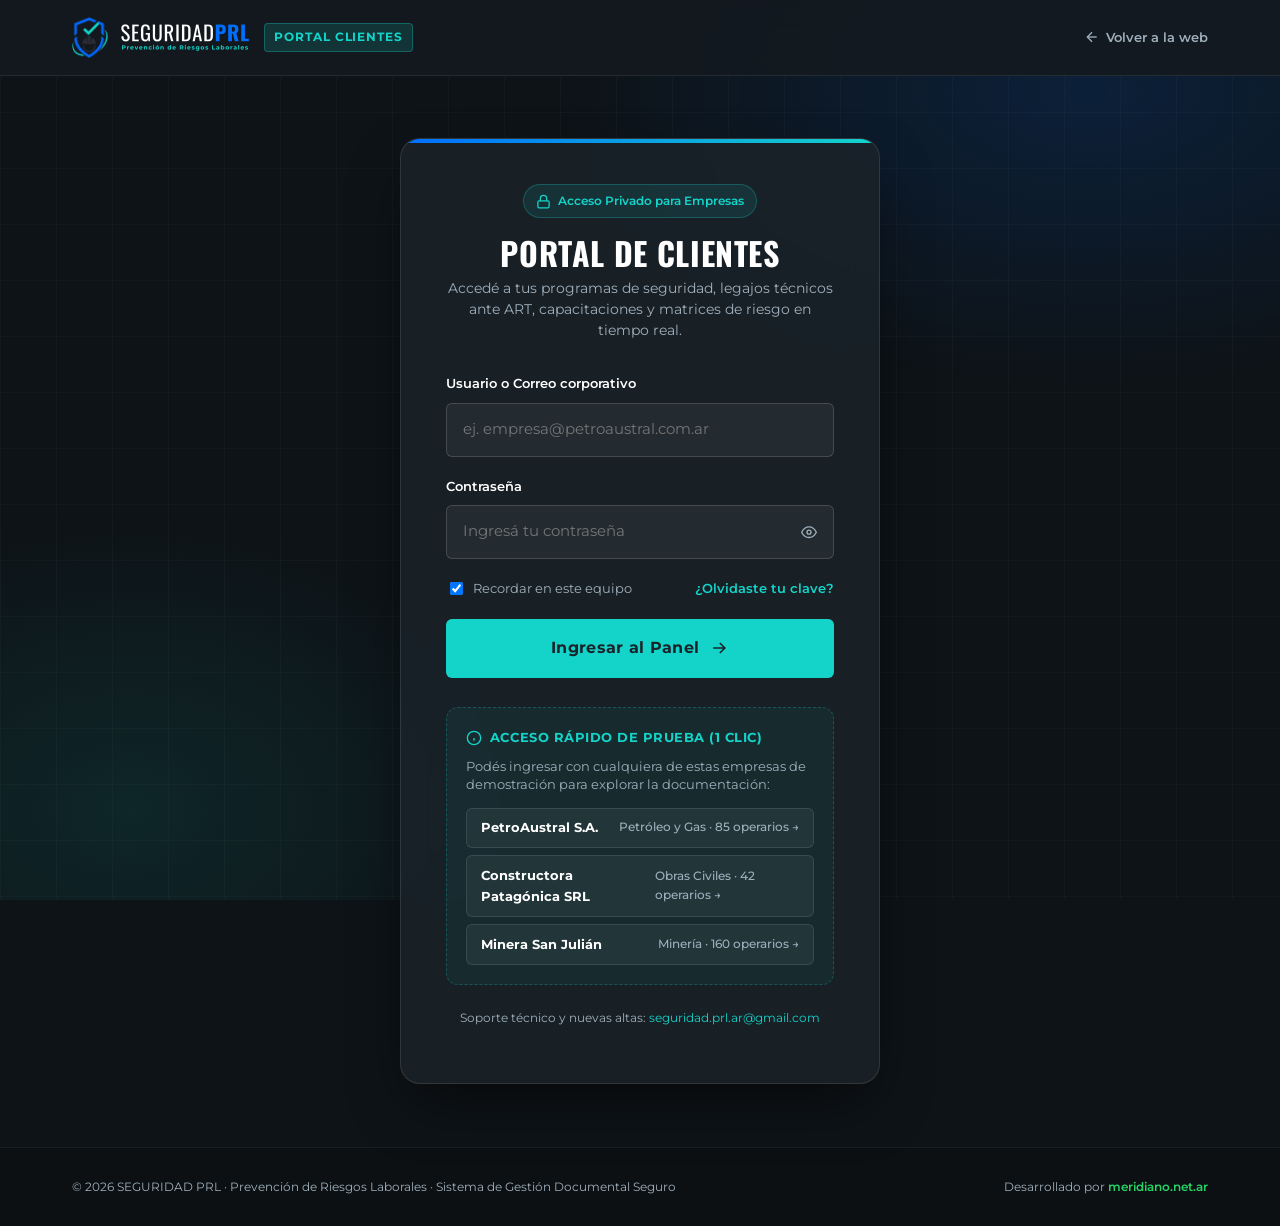
<file: sitio/clientes/index.html>
<!DOCTYPE html>
<html lang="es">
<head>
  <meta charset="UTF-8">
  <meta name="viewport" content="width=device-width, initial-scale=1.0">
  <title>Portal de Clientes · SEGURIDAD PRL</title>
  <meta name="description" content="Acceso exclusivo para empresas a su documentación técnica de Higiene y Seguridad Laboral: programas, capacitaciones, matrices de riesgo e informes de inspección.">
  <meta name="robots" content="noindex, nofollow">

  <link rel="icon" type="image/png" href="../assets/img/favicon.png">
  <link rel="apple-touch-icon" href="../assets/img/apple-touch-icon.png">

  <!-- Tipografías oficiales de marca -->
  <link rel="preconnect" href="https://fonts.googleapis.com">
  <link rel="preconnect" href="https://fonts.gstatic.com" crossorigin>
  <link href="https://fonts.googleapis.com/css2?family=Montserrat:wght@400;500;600;700&family=Oswald:wght@400;500;600&display=swap" rel="stylesheet">

  <!-- Estilos base y estilos dedicados del portal -->
  <link rel="stylesheet" href="../assets/css/base.css">
  <link rel="stylesheet" href="assets/css/portal.css">
</head>
<body class="portal-body">

  <!-- ============ HEADER DEL PORTAL ============ -->
  <header class="portal-header">
    <div class="portal-container portal-header__inner">
      <div style="display:flex;align-items:center;gap:.9rem">
        <a class="portal-brand" href="../index.html" aria-label="SEGURIDAD PRL · Inicio">
          <img src="../assets/img/logo-marca.png" alt="SEGURIDAD PRL" width="36" height="40">
          <img src="../assets/img/logo-texto-claro.png" alt="SEGURIDAD PRL" width="130" height="30">
        </a>
        <span class="portal-brand__badge">Portal Clientes</span>
      </div>

      <div class="portal-header__actions">
        <a class="portal-back-link" href="../index.html">
          <svg viewBox="0 0 24 24" fill="none" stroke="currentColor" stroke-width="2" width="16" height="16"><line x1="19" y1="12" x2="5" y2="12"/><polyline points="12 19 5 12 12 5"/></svg>
          <span>Volver a la web</span>
        </a>

        <!-- Menú de usuario activo (visible solo al autenticar) -->
        <div class="user-menu" id="header-user-menu" style="display:none">
          <div class="user-menu__avatar" id="user-avatar">P</div>
          <div class="user-menu__info">
            <span class="user-menu__name" id="user-name">Usuario</span>
            <span class="user-menu__company" id="user-company">Empresa</span>
          </div>
          <button type="button" class="btn-logout" id="btn-logout" title="Cerrar sesión">
            <svg viewBox="0 0 24 24" fill="none" stroke="currentColor" stroke-width="2" width="15" height="15"><path d="M9 21H5a2 2 0 0 1-2-2V5a2 2 0 0 1 2-2h4"/><polyline points="16 17 21 12 16 7"/><line x1="21" y1="12" x2="9" y2="12"/></svg>
            <span>Salir</span>
          </button>
        </div>
      </div>
    </div>
  </header>

  <main style="flex:1;display:flex;flex-direction:column;">

    <!-- ===============================================================
         VISTA 1: FORMULARIO DE ACCESO (LOGIN)
         =============================================================== -->
    <section class="portal-login-section" id="portal-login-view">
      <div class="login-card">
        <div class="login-card__head">
          <span class="login-badge">
            <svg viewBox="0 0 24 24" fill="none" stroke="currentColor" stroke-width="2" width="15" height="15"><rect x="3" y="11" width="18" height="11" rx="2" ry="2"/><path d="M7 11V7a5 5 0 0 1 10 0v4"/></svg>
            Acceso Privado para Empresas
          </span>
          <h1 class="login-card__title">Portal de Clientes</h1>
          <p class="login-card__sub">Accedé a tus programas de seguridad, legajos técnicos ante ART, capacitaciones y matrices de riesgo en tiempo real.</p>
        </div>

        <form class="login-form" id="login-form" novalidate>
          <div class="login-error" id="login-error" role="alert"></div>

          <div class="form-group">
            <label for="login-email">Usuario o Correo corporativo</label>
            <div class="input-wrapper">
              <input type="email" id="login-email" name="email" placeholder="ej. empresa@petroaustral.com.ar" required autocomplete="email">
            </div>
          </div>

          <div class="form-group">
            <label for="login-pass">
              <span>Contraseña</span>
            </label>
            <div class="input-wrapper">
              <input type="password" id="login-pass" name="password" placeholder="Ingresá tu contraseña" required autocomplete="current-password">
              <button type="button" class="btn-toggle-pass" id="btn-toggle-pass" aria-label="Mostrar u ocultar contraseña">
                <svg viewBox="0 0 24 24" fill="none" stroke="currentColor" stroke-width="2" width="16" height="16"><path d="M1 12s4-8 11-8 11 8 11 8-4 8-11 8-11-8-11-8z"/><circle cx="12" cy="12" r="3"/></svg>
              </button>
            </div>
          </div>

          <div class="login-options">
            <label>
              <input type="checkbox" id="remember-me" checked> Recordar en este equipo
            </label>
            <a href="mailto:seguridad.prl.ar@gmail.com?subject=Recuperar%20acceso%20al%20Portal%20de%20Clientes">¿Olvidaste tu clave?</a>
          </div>

          <button type="submit" class="btn btn--accent btn--block" style="padding:.9rem 1.4rem;font-size:1rem;">
            Ingresar al Panel <svg viewBox="0 0 24 24" fill="none" stroke="currentColor" stroke-width="2" width="18" height="18"><path d="M5 12h14M13 6l6 6-6 6"/></svg>
          </button>
        </form>

        <!-- Accesos rápidos para evaluación/demo -->
        <div class="demo-access-box">
          <div class="demo-access-box__head">
            <svg viewBox="0 0 24 24" fill="none" stroke="currentColor" stroke-width="2" width="16" height="16"><circle cx="12" cy="12" r="10"/><line x1="12" y1="16" x2="12" y2="12"/><line x1="12" y1="8" x2="12.01" y2="8"/></svg>
            Acceso Rápido de Prueba (1 Clic)
          </div>
          <p>Podés ingresar con cualquiera de estas empresas de demostración para explorar la documentación:</p>
          <div class="demo-buttons">
            <button type="button" class="btn-demo-fill" data-demo-company="petroaustral">
              <strong>PetroAustral S.A.</strong>
              <span>Petróleo y Gas · 85 operarios →</span>
            </button>
            <button type="button" class="btn-demo-fill" data-demo-company="patagonica">
              <strong>Constructora Patagónica SRL</strong>
              <span>Obras Civiles · 42 operarios →</span>
            </button>
            <button type="button" class="btn-demo-fill" data-demo-company="minera">
              <strong>Minera San Julián</strong>
              <span>Minería · 160 operarios →</span>
            </button>
          </div>
        </div>

        <p style="margin-top:1.5rem;font-size:.76rem;text-align:center;color:var(--c-on-dark-muted);line-height:1.4;">
          Soporte técnico y nuevas altas: <a href="mailto:seguridad.prl.ar@gmail.com" style="color:var(--c-turquesa);text-decoration:none;">seguridad.prl.ar@gmail.com</a>
        </p>
      </div>
    </section>

    <!-- ===============================================================
         VISTA 2: PANEL DE CLIENTE (DASHBOARD)
         =============================================================== -->
    <section class="portal-dashboard-section" id="portal-dashboard-view" style="display:none">
      <div class="portal-container">

        <!-- Banner superior con datos de la empresa -->
        <div class="client-hero">
          <div>
            <div class="client-hero__eyebrow">
              <span style="display:inline-block;width:8px;height:8px;border-radius:50%;background:#34d399;box-shadow:0 0 8px #34d399;"></span>
              Servicio de Higiene y Seguridad Activo
            </div>
            <h1 class="client-hero__name" id="client-company-name">PetroAustral S.A.</h1>
            <p class="client-hero__meta" id="client-meta">Petróleo & Gas · Añelo & Comodoro Rivadavia · 85 personas</p>
          </div>

          <!-- Consultor técnico a cargo -->
          <div class="consultant-card">
            <div class="consultant-card__top">
              <div class="consultant-card__avatar">CA</div>
              <div class="consultant-card__details">
                <span class="consultant-card__tag">Consultor Asignado</span>
                <h4 class="consultant-card__name" id="consultant-name">Lic. Carlos Almonacid</h4>
                <span class="consultant-card__mat" id="consultant-mat">Mat. Prov. N° 4821 / Reg. SRT</span>
              </div>
            </div>
            <div class="consultant-card__actions">
              <a href="#" class="btn-contact-consultant btn-contact-consultant--wa" id="btn-consultant-wa">
                <svg viewBox="0 0 24 24" fill="currentColor" width="14" height="14"><path d="M16 3C8.8 3 3 8.7 3 15.8c0 2.5.7 4.9 2 7L3 29l6.4-2c2 1.1 4.3 1.7 6.6 1.7 7.2 0 13-5.7 13-12.8S23.2 3 16 3zm0 23.4c-2.1 0-4.1-.6-5.9-1.7l-.4-.3-3.8 1.2 1.2-3.7-.3-.4a10.4 10.4 0 0 1-1.6-5.6C5.2 10 10 5.3 16 5.3S26.8 10 26.8 15.8 22 26.4 16 26.4z"/></svg>
                WhatsApp Directo
              </a>
              <a href="#" class="btn-contact-consultant btn-contact-consultant--mail" id="btn-consultant-mail">
                <svg viewBox="0 0 24 24" fill="none" stroke="currentColor" stroke-width="2" width="14" height="14"><rect x="2" y="4" width="20" height="16" rx="2"/><path d="m22 7-10 6L2 7"/></svg>
                Email
              </a>
            </div>
          </div>
        </div>

        <!-- Métricas de cumplimiento -->
        <div class="metrics-grid">
          <div class="metric-card">
            <div class="metric-card__top">
              <span class="metric-card__icon"><svg viewBox="0 0 24 24" fill="none" stroke="currentColor" stroke-width="2" width="20" height="20"><path d="M14 2H6a2 2 0 0 0-2 2v16a2 2 0 0 0 2 2h12a2 2 0 0 0 2-2V8z"/><polyline points="14 2 14 8 20 8"/></svg></span>
              <span class="metric-card__badge">100% al día</span>
            </div>
            <div class="metric-card__value" id="metric-docs-count">11 / 11</div>
            <p class="metric-card__label">Documentos Vigentes en Portal</p>
          </div>

          <div class="metric-card">
            <div class="metric-card__top">
              <span class="metric-card__icon"><svg viewBox="0 0 24 24" fill="none" stroke="currentColor" stroke-width="2" width="20" height="20"><rect x="3" y="4" width="18" height="18" rx="2" ry="2"/><line x1="16" y1="2" x2="16" y2="6"/><line x1="8" y1="2" x2="8" y2="6"/><line x1="3" y1="10" x2="21" y2="10"/></svg></span>
              <span class="metric-card__badge" style="background:rgba(0,110,255,.15);color:#60a5fa;">Programada</span>
            </div>
            <div class="metric-card__value" style="font-size:1.6rem;padding-top:.4rem;">18 Nov 2026</div>
            <p class="metric-card__label">Próxima Visita Técnica / Inspección</p>
          </div>

          <div class="metric-card">
            <div class="metric-card__top">
              <span class="metric-card__icon"><svg viewBox="0 0 24 24" fill="none" stroke="currentColor" stroke-width="2" width="20" height="20"><path d="M12 22s8-4 8-10V5l-8-3-8 3v7c0 6 8 10 8 10z"/></svg></span>
              <span class="metric-card__badge">Aprobado</span>
            </div>
            <div class="metric-card__value" style="font-size:1.6rem;padding-top:.4rem;">Sin Observ.</div>
            <p class="metric-card__label">Estado del Legajo Técnico ante ART</p>
          </div>

          <div class="metric-card">
            <div class="metric-card__top">
              <span class="metric-card__icon"><svg viewBox="0 0 24 24" fill="none" stroke="currentColor" stroke-width="2" width="20" height="20"><circle cx="12" cy="12" r="10"/><polyline points="12 6 12 12 16 14"/></svg></span>
              <span class="metric-card__badge">Dec. 1338/96</span>
            </div>
            <div class="metric-card__value"><span id="metric-hours">24</span> <small style="font-size:1rem;color:var(--c-on-dark-muted);">hs/mes</small></div>
            <p class="metric-card__label">Asignación Profesional Reglamentaria</p>
          </div>
        </div>

        <!-- Explorador de Documentación -->
        <div class="docs-section">
          <div class="docs-toolbar">
            <div class="docs-toolbar__top">
              <div>
                <h2 style="font-family:var(--f-display);font-size:1.5rem;text-transform:uppercase;color:#fff;margin:0 0 .3rem;">Repositorio Documental de Higiene y Seguridad</h2>
                <p style="font-size:.86rem;color:var(--c-on-dark-muted);margin:0;">Descargá o previsualizá los archivos técnicos de tu empresa homologados por nuestros profesionales.</p>
              </div>

              <!-- Buscador -->
              <div class="docs-search">
                <svg viewBox="0 0 24 24" fill="none" stroke="currentColor" stroke-width="2"><circle cx="11" cy="11" r="8"/><path d="m21 21-4.35-4.35"/></svg>
                <input type="search" id="docs-search-input" placeholder="Buscar por título, código o normativa...">
              </div>
            </div>

            <!-- Filtros por categoría -->
            <div class="category-pills" role="tablist">
              <button type="button" class="btn-pill is-active" data-category="todos">
                Todos <span class="pill-count" id="count-todos">0</span>
              </button>
              <button type="button" class="btn-pill" data-category="programas">
                Programas de Seguridad <span class="pill-count" id="count-programas">0</span>
              </button>
              <button type="button" class="btn-pill" data-category="capacitaciones">
                Capacitaciones <span class="pill-count" id="count-capacitaciones">0</span>
              </button>
              <button type="button" class="btn-pill" data-category="informes">
                Relevamientos e Informes <span class="pill-count" id="count-informes">0</span>
              </button>
              <button type="button" class="btn-pill" data-category="matrices">
                Hojas de Seguridad y Matrices <span class="pill-count" id="count-matrices">0</span>
              </button>
            </div>
          </div>

          <!-- Contenedor dinámico de documentos -->
          <div class="docs-list" id="docs-list">
            <!-- Se puebla dinámicamente desde portal.js -->
          </div>
        </div>

      </div>
    </section>

  </main>

  <!-- ===============================================================
       MODAL DE PREVISUALIZACIÓN DE DOCUMENTO
       =============================================================== -->
  <div class="portal-modal" id="modal-preview" role="dialog" aria-modal="true" aria-labelledby="preview-doc-title">
    <div class="portal-modal__dialog">
      <div class="portal-modal__head">
        <h3 class="portal-modal__title" id="preview-doc-title">Previsualización de Documento</h3>
        <button type="button" class="portal-modal__close" data-close-preview aria-label="Cerrar modal">
          <svg viewBox="0 0 24 24" fill="none" stroke="currentColor" stroke-width="2" width="22" height="22"><line x1="18" y1="6" x2="6" y2="18"/><line x1="6" y1="6" x2="18" y2="18"/></svg>
        </button>
      </div>

      <div class="portal-modal__body" id="preview-doc-content">
        <!-- Contenido generado dinámicamente -->
      </div>

      <div class="portal-modal__foot">
        <button type="button" class="btn btn--ghost-light btn--sm" data-close-preview>Cerrar</button>
        <button type="button" class="btn btn--accent btn--sm" id="btn-preview-download">
          <svg viewBox="0 0 24 24" fill="none" stroke="currentColor" stroke-width="2" width="16" height="16"><path d="M21 15v4a2 2 0 0 1-2 2H5a2 2 0 0 1-2-2v-4"/><polyline points="7 10 12 15 17 10"/><line x1="12" y1="15" x2="12" y2="3"/></svg>
          Descargar PDF Oficial
        </button>
      </div>
    </div>
  </div>

  <!-- Toast de notificación flotante -->
  <div class="portal-toast" id="portal-toast" role="status" aria-live="polite">
    <svg viewBox="0 0 24 24" fill="none" stroke="currentColor" stroke-width="2" width="18" height="18" style="color:var(--c-turquesa);"><polyline points="20 6 9 17 4 12"/></svg>
    <span id="toast-msg">Mensaje de notificación</span>
  </div>

  <footer style="padding:1.8rem 0;border-top:1px solid rgba(255,255,255,.06);background:rgba(12,16,20,.95);font-size:.78rem;color:var(--c-on-dark-muted);">
    <div class="portal-container" style="display:flex;flex-wrap:wrap;justify-content:space-between;align-items:center;gap:.8rem;">
      <span>© <span id="portal-year">2026</span> SEGURIDAD PRL · Prevención de Riesgos Laborales · Sistema de Gestión Documental Seguro</span>
      <span class="footer__credits">Desarrollado por <a href="https://www.meridiano.net.ar/" target="_blank" rel="noopener noreferrer">meridiano.net.ar</a></span>
    </div>
  </footer>

  <script src="assets/js/portal.js"></script>
</body>
</html>
</file>
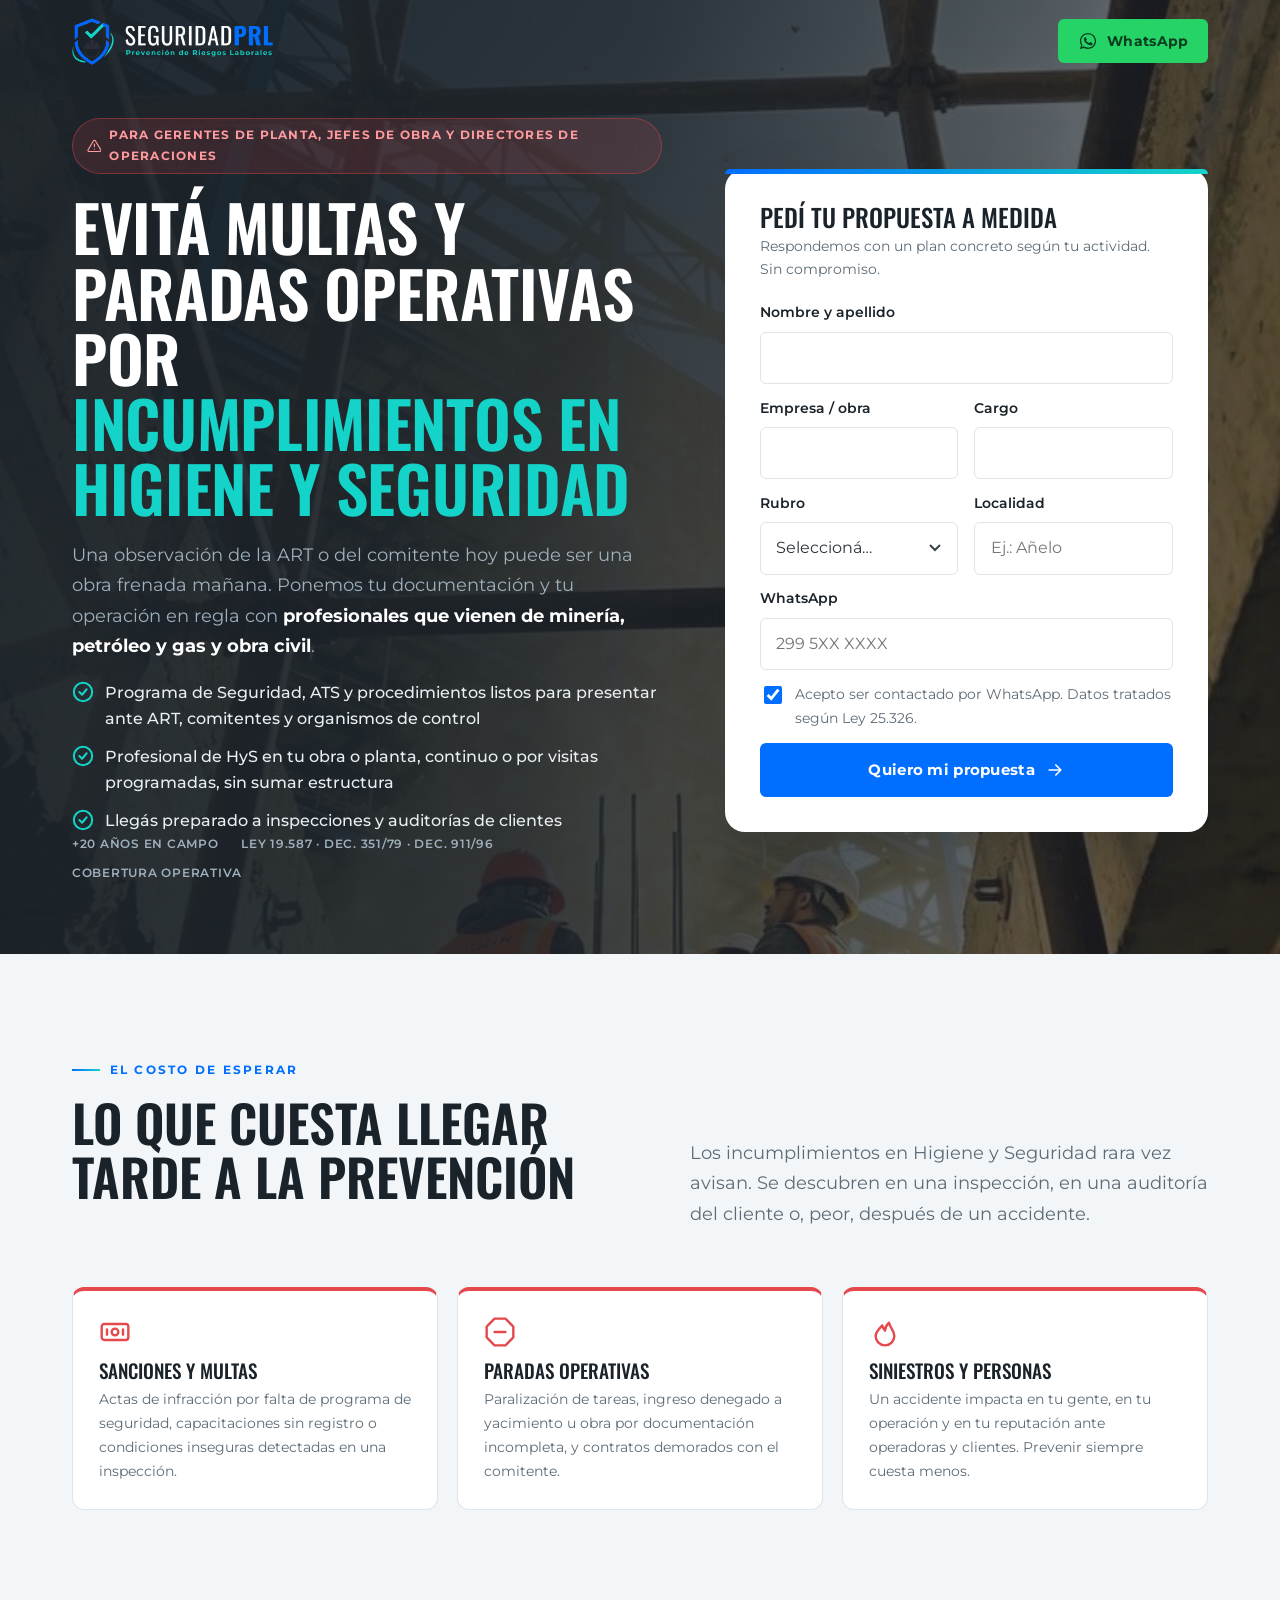
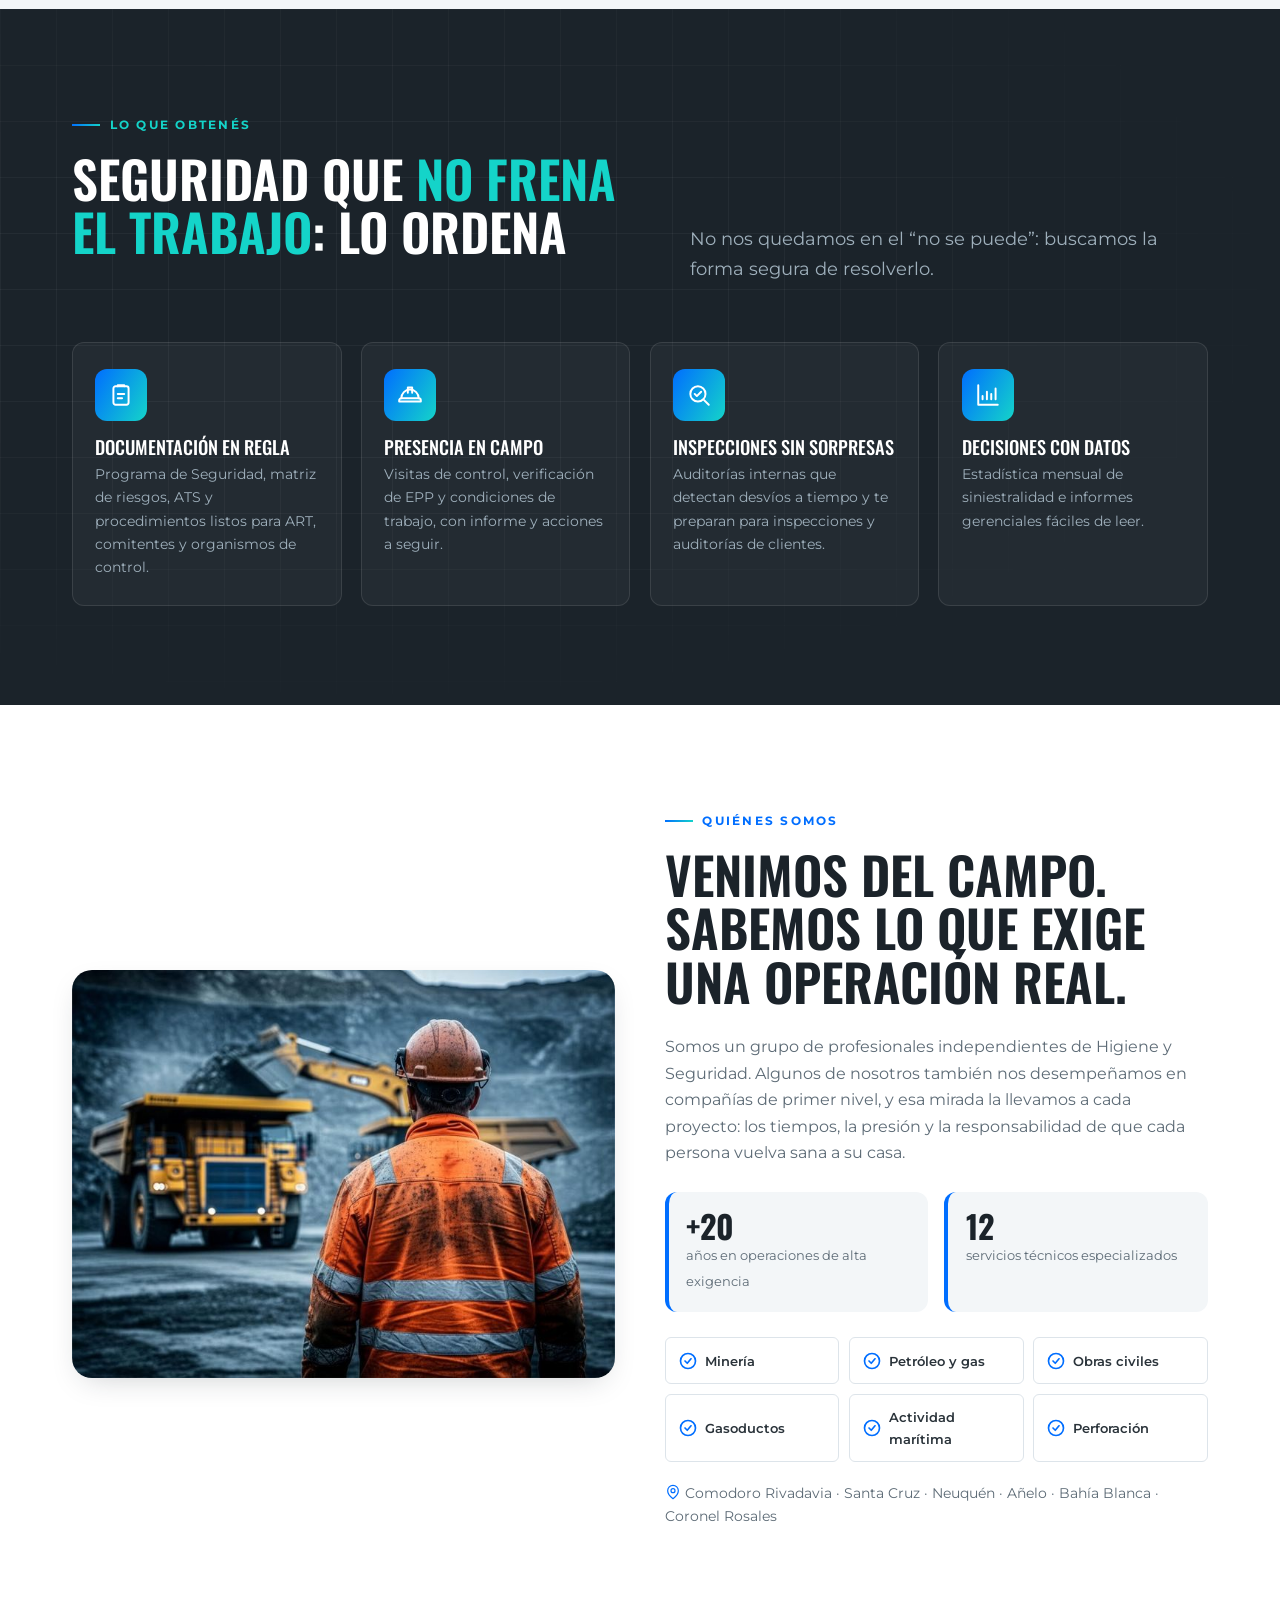
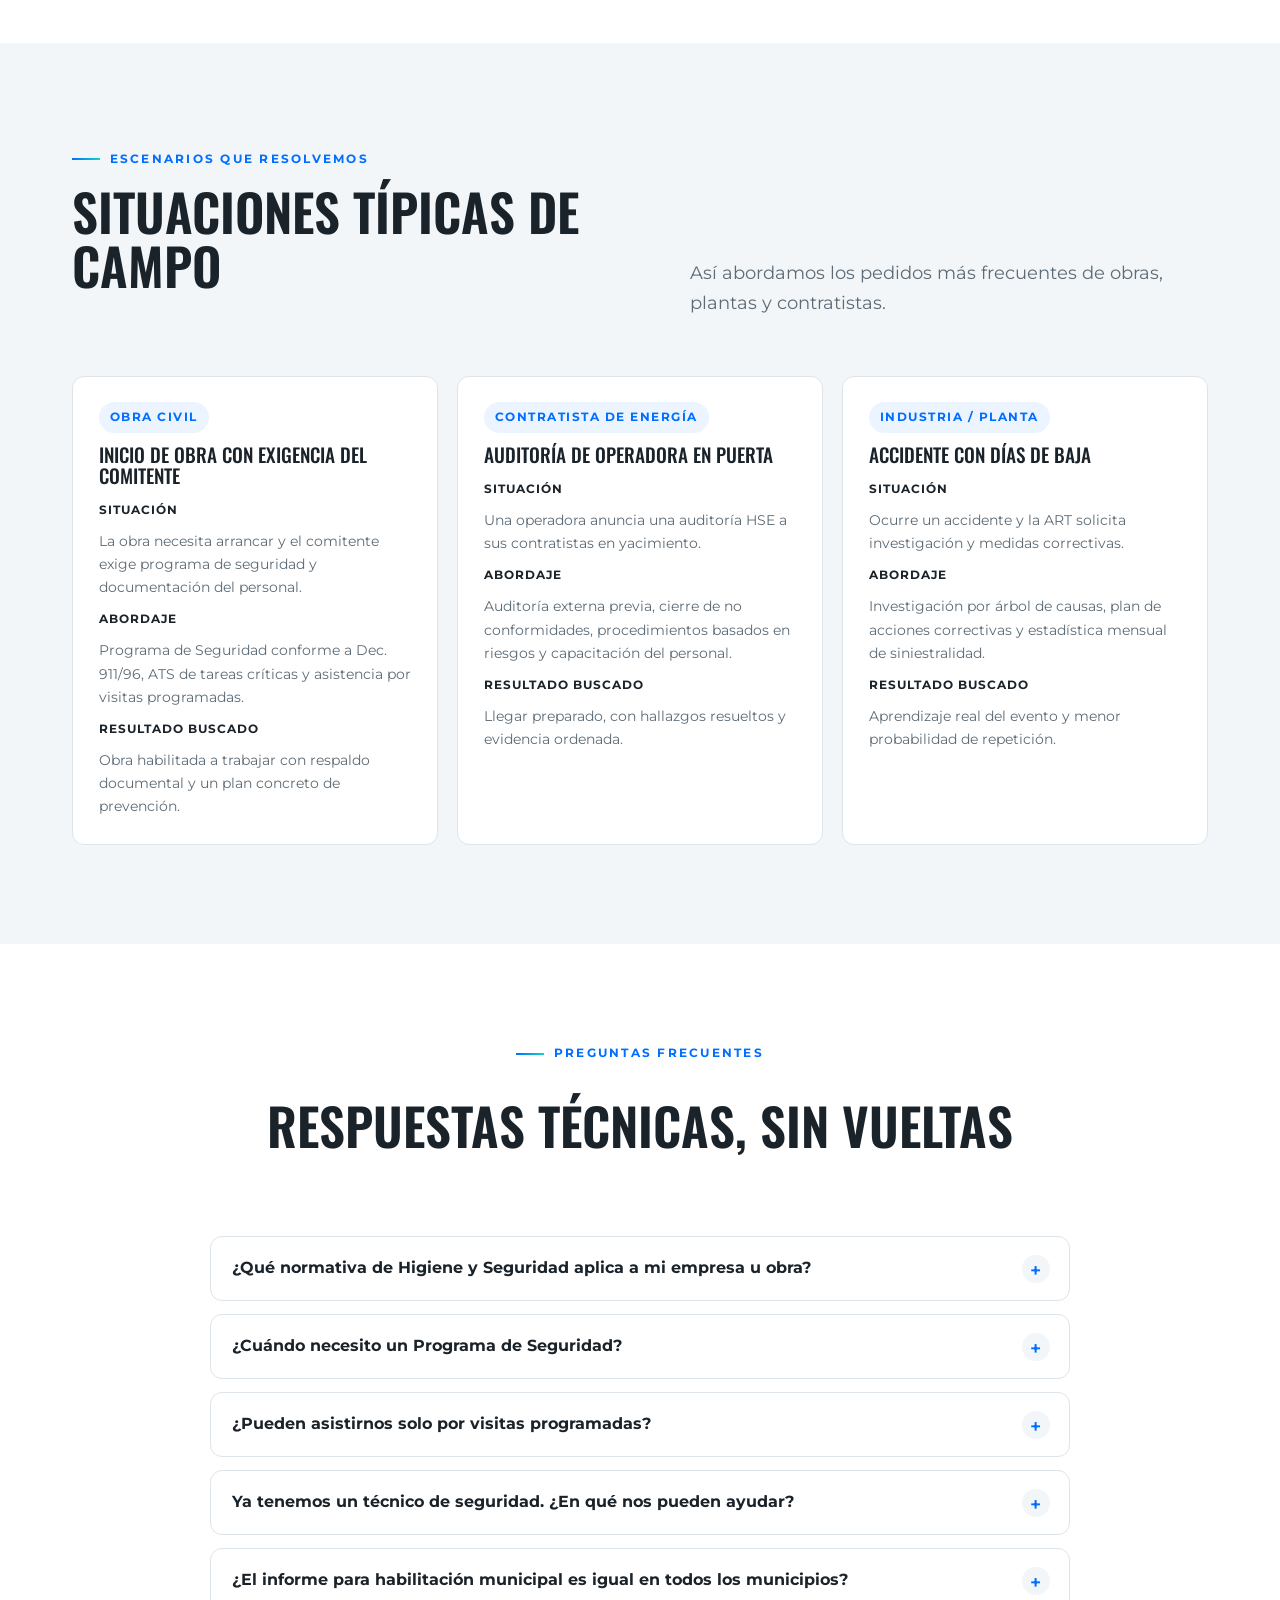
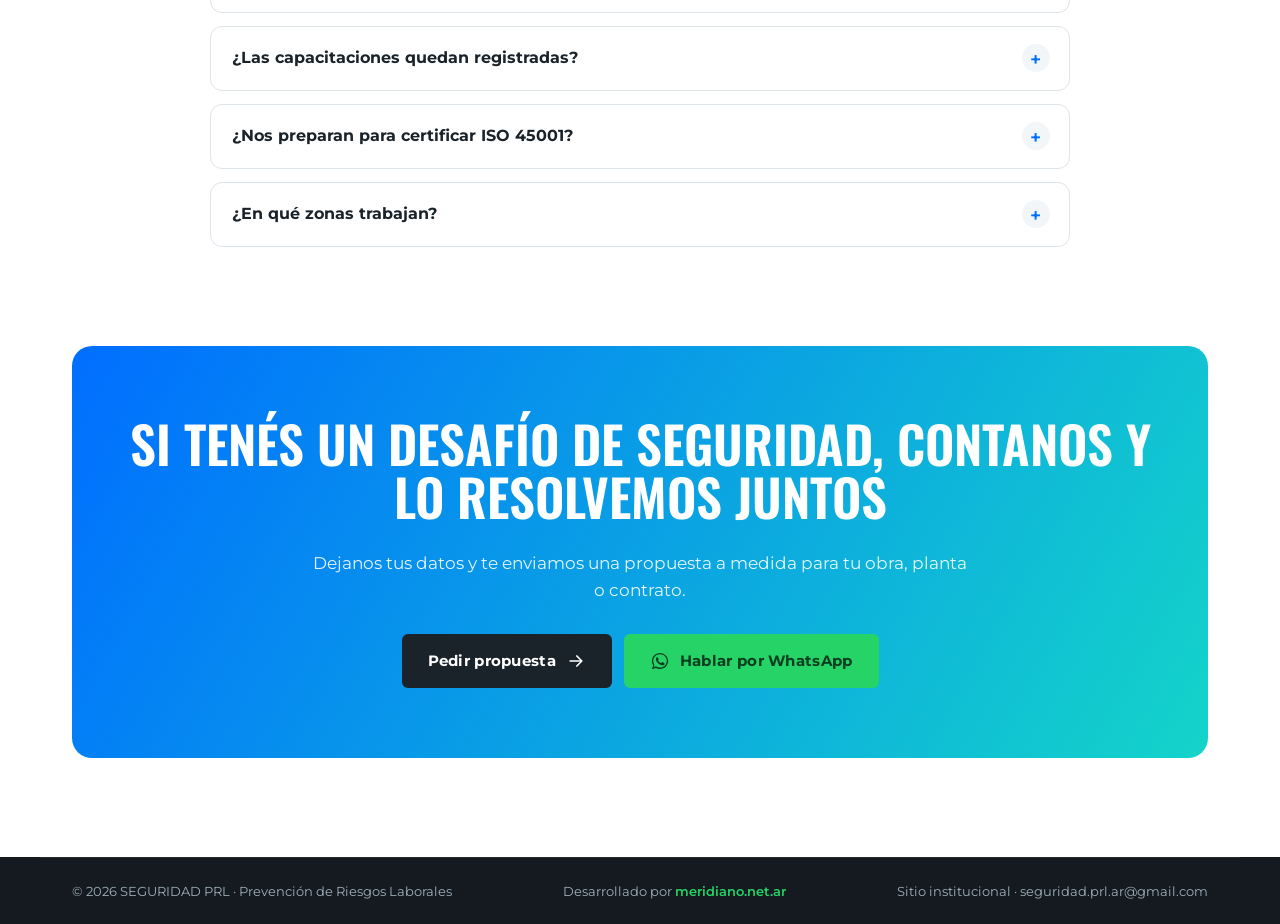
<file: sitio/landing.html>
<!DOCTYPE html>
<html lang="es-AR" class="no-js">
<head>
  <meta charset="utf-8">
  <meta name="viewport" content="width=device-width, initial-scale=1">
  <title>Evitá multas y paradas de obra | Higiene y Seguridad para obras e industrias · SEGURIDAD PRL</title>
  <meta name="description" content="Programa de Seguridad, ATS, procedimientos y asistencia en campo para obras, plantas y contratistas de energía. Profesionales con +20 años en minería, petróleo y gas y obra civil.">
  <meta name="robots" content="index,follow">
  <meta name="theme-color" content="#1b232a">
  <meta property="og:title" content="Evitá multas y paradas operativas por incumplimientos en HyS">
  <meta property="og:description" content="Asesoramiento técnico en Higiene y Seguridad para obras e industrias. Propuesta a medida.">
  <meta property="og:image" content="assets/img/og-image.jpg">
  <link rel="icon" type="image/png" href="assets/img/favicon.png">
  <link rel="preconnect" href="https://fonts.googleapis.com">
  <link rel="preconnect" href="https://fonts.gstatic.com" crossorigin>
  <link href="https://fonts.googleapis.com/css2?family=Montserrat:wght@400;500;600;700&family=Oswald:wght@400;500;600&display=swap" rel="stylesheet">
  <link rel="stylesheet" href="assets/css/base.css">
  <link rel="stylesheet" href="assets/css/site.css">
  <link rel="stylesheet" href="assets/css/landing.css">
</head>
<body class="lp">
  <svg xmlns="http://www.w3.org/2000/svg" style="display:none" aria-hidden="true">
    <defs>
      <symbol id="i-check" viewBox="0 0 24 24" fill="none" stroke="currentColor" stroke-width="2.2" stroke-linecap="round" stroke-linejoin="round"><circle cx="12" cy="12" r="10"/><path d="m8 12 3 3 5-6"/></symbol>
      <symbol id="i-alert" viewBox="0 0 24 24" fill="none" stroke="currentColor" stroke-width="1.8" stroke-linecap="round" stroke-linejoin="round"><path d="M10.3 3.9 1.8 18a2 2 0 0 0 1.7 3h17a2 2 0 0 0 1.7-3L13.7 3.9a2 2 0 0 0-3.4 0z"/><path d="M12 9v4M12 17h.01"/></symbol>
      <symbol id="i-stop" viewBox="0 0 24 24" fill="none" stroke="currentColor" stroke-width="1.8" stroke-linecap="round" stroke-linejoin="round"><path d="M7.9 2h8.2L22 7.9v8.2L16.1 22H7.9L2 16.1V7.9z"/><path d="M8 12h8"/></symbol>
      <symbol id="i-money" viewBox="0 0 24 24" fill="none" stroke="currentColor" stroke-width="1.8" stroke-linecap="round" stroke-linejoin="round"><rect x="2" y="6" width="20" height="12" rx="2"/><circle cx="12" cy="12" r="2.5"/><path d="M6 10v4M18 10v4"/></symbol>
      <symbol id="i-clipboard" viewBox="0 0 24 24" fill="none" stroke="currentColor" stroke-width="1.8" stroke-linecap="round" stroke-linejoin="round"><rect x="5" y="4" width="14" height="17" rx="2"/><path d="M9 4V3h6v1M9 11h6M9 15h4"/></symbol>
      <symbol id="i-helmet" viewBox="0 0 24 24" fill="none" stroke="currentColor" stroke-width="1.8" stroke-linecap="round" stroke-linejoin="round"><path d="M2 18h20v-1a2 2 0 0 0-2-2H4a2 2 0 0 0-2 2z"/><path d="M4 15a8 8 0 0 1 16 0"/><path d="M10 7V5h4v2M10 10V7M14 10V7"/></symbol>
      <symbol id="i-audit" viewBox="0 0 24 24" fill="none" stroke="currentColor" stroke-width="1.8" stroke-linecap="round" stroke-linejoin="round"><circle cx="11" cy="11" r="7"/><path d="m21 21-4.3-4.3"/><path d="m8 11 2 2 4-4"/></symbol>
      <symbol id="i-chart" viewBox="0 0 24 24" fill="none" stroke="currentColor" stroke-width="1.8" stroke-linecap="round" stroke-linejoin="round"><path d="M3 3v18h18"/><path d="M7 16v-3M11 16V9M15 16v-5M19 16V6"/></symbol>
      <symbol id="i-pin" viewBox="0 0 24 24" fill="none" stroke="currentColor" stroke-width="1.8" stroke-linecap="round" stroke-linejoin="round"><path d="M20 10c0 6-8 12-8 12s-8-6-8-12a8 8 0 0 1 16 0z"/><circle cx="12" cy="10" r="3"/></symbol>
      <symbol id="i-arrow" viewBox="0 0 24 24" fill="none" stroke="currentColor" stroke-width="2" stroke-linecap="round" stroke-linejoin="round"><path d="M5 12h14M13 6l6 6-6 6"/></symbol>
      <symbol id="i-flame" viewBox="0 0 24 24" fill="none" stroke="currentColor" stroke-width="1.8" stroke-linecap="round" stroke-linejoin="round"><path d="M12 22a7 7 0 0 0 7-7c0-4-3-6-4-10-2 2-3 4-3 6-1-1-2-2-2-4-2 2-5 5-5 8a7 7 0 0 0 7 7z"/></symbol>
      <symbol id="i-wa" viewBox="0 0 32 32" fill="currentColor"><path d="M16 3C8.8 3 3 8.7 3 15.8c0 2.5.7 4.9 2 7L3 29l6.4-2c2 1.1 4.3 1.7 6.6 1.7 7.2 0 13-5.7 13-12.8S23.2 3 16 3zm0 23.4c-2.1 0-4.1-.6-5.9-1.7l-.4-.3-3.8 1.2 1.2-3.7-.3-.4a10.4 10.4 0 0 1-1.6-5.6C5.2 10 10 5.3 16 5.3S26.8 10 26.8 15.8 22 26.4 16 26.4zm5.9-7.8c-.3-.2-1.9-.9-2.2-1s-.5-.2-.7.2-.8 1-1 1.2-.4.2-.7.1a8.8 8.8 0 0 1-4.4-3.8c-.3-.6.3-.5 1-1.7.1-.2 0-.4 0-.6l-1-2.4c-.3-.6-.5-.5-.7-.5h-.6c-.2 0-.6.1-.9.4-.3.3-1.2 1.2-1.2 2.9s1.2 3.4 1.4 3.6c.2.2 2.4 3.7 5.9 5.1 2.2.9 3 1 4.1.8.7-.1 1.9-.8 2.2-1.5.3-.7.3-1.4.2-1.5-.1-.1-.3-.2-.6-.3z"/></symbol>
    </defs>
  </svg>

  <!-- Header mínimo: sin navegación para no fugar conversiones -->
  <header class="lp-header">
    <div class="container">
      <a class="brand" href="index.html" aria-label="SEGURIDAD PRL">
        <img class="brand__mark" src="assets/img/logo-marca.png" alt="" width="42" height="46">
        <img class="brand__text" src="assets/img/logo-texto-claro.png" alt="SEGURIDAD PRL · Prevención de Riesgos Laborales" width="150" height="35">
      </a>
      <a class="btn btn--wa btn--sm" data-wa="Hola SEGURIDAD PRL, vengo de la página de asesoramiento para obras e industrias." data-track="lp-header" href="#"><svg><use href="#i-wa"/></svg><span>WhatsApp</span></a>
    </div>
  </header>

  <main>
    <!-- 1. HOOK + FORMULARIO ABOVE THE FOLD -->
    <section class="lp-hero" aria-labelledby="lp-title">
      <div class="container lp-hero__grid">
        <div>
          <p class="lp-hero__kicker reveal"><svg><use href="#i-alert"/></svg>Para gerentes de planta, jefes de obra y directores de operaciones</p>
          <h1 class="h1 reveal" id="lp-title" style="--d:.06s">Evitá multas y paradas operativas por <span class="text-turquesa">incumplimientos en Higiene y Seguridad</span></h1>
          <p class="lp-hero__sub reveal" style="--d:.12s">Una observación de la ART o del comitente hoy puede ser una obra frenada mañana. Ponemos tu documentación y tu operación en regla con <strong>profesionales que vienen de minería, petróleo y gas y obra civil</strong>.</p>
          <ul class="lp-bullets reveal" style="--d:.18s">
            <li><svg><use href="#i-check"/></svg>Programa de Seguridad, ATS y procedimientos listos para presentar ante ART, comitentes y organismos de control</li>
            <li><svg><use href="#i-check"/></svg>Profesional de HyS en tu obra o planta, continuo o por visitas programadas, sin sumar estructura</li>
            <li><svg><use href="#i-check"/></svg>Llegás preparado a inspecciones y auditorías de clientes</li>
          </ul>
          <div class="lp-trust reveal" style="--d:.24s"><span>+20 años en campo</span><span>Ley 19.587 · Dec. 351/79 · Dec. 911/96</span><span>Cobertura operativa</span></div>
        </div>

        <div class="lp-form reveal" id="cotizar" style="--d:.1s">
          <h2>Pedí tu propuesta a medida</h2>
          <p>Respondemos con un plan concreto según tu actividad. Sin compromiso.</p>
          <form class="form" action="https://formsubmit.co/seguridad.prl.ar@gmail.com" method="POST" novalidate>
            <input type="hidden" name="_captcha" value="false">
            <input type="hidden" name="_subject" value="Solicitud de propuesta (Landing) - SEGURIDAD PRL">
            <input type="hidden" name="_template" value="table">
            <input class="hp" type="text" name="website" tabindex="-1" autocomplete="off" aria-hidden="true">
            <div class="field"><label for="l-nombre">Nombre y apellido</label><input id="l-nombre" name="nombre" autocomplete="name" required><span class="field__error" aria-live="polite"></span></div>
            <div class="form__row form__row--2">
              <div class="field"><label for="l-empresa">Empresa / obra</label><input id="l-empresa" name="empresa" autocomplete="organization" required><span class="field__error" aria-live="polite"></span></div>
              <div class="field"><label for="l-cargo">Cargo</label><input id="l-cargo" name="cargo" autocomplete="organization-title" required><span class="field__error" aria-live="polite"></span></div>
            </div>
            <div class="form__row form__row--2">
              <div class="field"><label for="l-rubro">Rubro</label>
                <select id="l-rubro" name="rubro" required>
                  <option value="">Seleccioná…</option><option>Petróleo y gas</option><option>Minería</option><option>Construcción / Obra civil</option><option>Industria / Manufactura</option><option>Logística y transporte</option><option>Actividad marítima / portuaria</option><option>Comercio / Servicios / Hotelería</option><option>Otro</option>
                </select><span class="field__error" aria-live="polite"></span></div>
              <div class="field"><label for="l-localidad">Localidad</label><input id="l-localidad" name="localidad" autocomplete="address-level2" placeholder="Ej.: Añelo" required><span class="field__error" aria-live="polite"></span></div>
            </div>
            <div class="field"><label for="l-tel">WhatsApp</label><input id="l-tel" name="telefono" type="tel" inputmode="tel" autocomplete="tel" placeholder="299 5XX XXXX" required><span class="field__error" aria-live="polite"></span></div>
            <label class="check"><input type="checkbox" name="privacidad" required checked> <span>Acepto ser contactado por WhatsApp. Datos tratados según Ley 25.326.</span></label>
            <button class="btn btn--primary btn--block" type="submit">Quiero mi propuesta <svg><use href="#i-arrow"/></svg></button>
            <div class="form__status" role="status" aria-live="polite"></div>
          </form>
        </div>
      </div>
    </section>

    <!-- 2. EL COSTO DE NO ACTUAR -->
    <section class="section section--soft" aria-labelledby="pain-title">
      <div class="container">
        <div class="section-head section-head--split">
          <div><p class="eyebrow reveal">El costo de esperar</p><h2 class="h2 reveal" id="pain-title">Lo que cuesta llegar tarde a la prevención</h2></div>
          <p class="lead reveal">Los incumplimientos en Higiene y Seguridad rara vez avisan. Se descubren en una inspección, en una auditoría del cliente o, peor, después de un accidente.</p>
        </div>
        <div class="pain">
          <article class="pain__card reveal"><svg><use href="#i-money"/></svg><h3>Sanciones y multas</h3><p>Actas de infracción por falta de programa de seguridad, capacitaciones sin registro o condiciones inseguras detectadas en una inspección.</p></article>
          <article class="pain__card reveal" style="--d:.08s"><svg><use href="#i-stop"/></svg><h3>Paradas operativas</h3><p>Paralización de tareas, ingreso denegado a yacimiento u obra por documentación incompleta, y contratos demorados con el comitente.</p></article>
          <article class="pain__card reveal" style="--d:.16s"><svg><use href="#i-flame"/></svg><h3>Siniestros y personas</h3><p>Un accidente impacta en tu gente, en tu operación y en tu reputación ante operadoras y clientes. Prevenir siempre cuesta menos.</p></article>
        </div>
      </div>
    </section>

    <!-- 3. BENEFICIOS TANGIBLES -->
    <section class="section section--dark grid-bg" aria-labelledby="ben-title" style="overflow:hidden">
      <div class="container" style="position:relative">
        <div class="section-head section-head--split">
          <div><p class="eyebrow reveal">Lo que obtenés</p><h2 class="h2 reveal" id="ben-title">Seguridad que <span class="text-turquesa">no frena el trabajo</span>: lo ordena</h2></div>
          <p class="lead reveal">No nos quedamos en el “no se puede”: buscamos la forma segura de resolverlo.</p>
        </div>
        <div class="benefits">
          <article class="benefit reveal"><span class="benefit__icon"><svg><use href="#i-clipboard"/></svg></span><h3>Documentación en regla</h3><p>Programa de Seguridad, matriz de riesgos, ATS y procedimientos listos para ART, comitentes y organismos de control.</p></article>
          <article class="benefit reveal" style="--d:.06s"><span class="benefit__icon"><svg><use href="#i-helmet"/></svg></span><h3>Presencia en campo</h3><p>Visitas de control, verificación de EPP y condiciones de trabajo, con informe y acciones a seguir.</p></article>
          <article class="benefit reveal" style="--d:.12s"><span class="benefit__icon"><svg><use href="#i-audit"/></svg></span><h3>Inspecciones sin sorpresas</h3><p>Auditorías internas que detectan desvíos a tiempo y te preparan para inspecciones y auditorías de clientes.</p></article>
          <article class="benefit reveal" style="--d:.18s"><span class="benefit__icon"><svg><use href="#i-chart"/></svg></span><h3>Decisiones con datos</h3><p>Estadística mensual de siniestralidad e informes gerenciales fáciles de leer.</p></article>
        </div>
      </div>
    </section>

    <!-- 4. AUTORIDAD -->
    <section class="section" aria-labelledby="auth-title">
      <div class="container authority">
        <div class="authority__img reveal"><img src="assets/img/mineria.jpg" width="735" height="551" loading="lazy" decoding="async" alt="Profesional de seguridad supervisando una operación minera"></div>
        <div>
          <p class="eyebrow reveal">Quiénes somos</p>
          <h2 class="h2 reveal" id="auth-title">Venimos del campo. Sabemos lo que exige una operación real.</h2>
          <p class="reveal" style="color:var(--c-muted)">Somos un grupo de profesionales independientes de Higiene y Seguridad. Algunos de nosotros también nos desempeñamos en compañías de primer nivel, y esa mirada la llevamos a cada proyecto: los tiempos, la presión y la responsabilidad de que cada persona vuelva sana a su casa.</p>
          <div class="authority__stats reveal">
            <div class="authority__stat"><b>+20</b><span>años en operaciones de alta exigencia</span></div>
            <div class="authority__stat"><b>12</b><span>servicios técnicos especializados</span></div>
          </div>
          <div class="sectors reveal">
            <span class="sector"><svg><use href="#i-check"/></svg>Minería</span><span class="sector"><svg><use href="#i-check"/></svg>Petróleo y gas</span><span class="sector"><svg><use href="#i-check"/></svg>Obras civiles</span><span class="sector"><svg><use href="#i-check"/></svg>Gasoductos</span><span class="sector"><svg><use href="#i-check"/></svg>Actividad marítima</span><span class="sector"><svg><use href="#i-check"/></svg>Perforación</span>
          </div>
          <p class="reveal" style="margin-top:1.2rem;font-size:.9rem;color:var(--c-muted)"><svg style="width:16px;height:16px;display:inline;vertical-align:-2px;color:var(--c-azul)"><use href="#i-pin"/></svg> Comodoro Rivadavia · Santa Cruz · Neuquén · Añelo · Bahía Blanca · Coronel Rosales</p>
        </div>
      </div>
    </section>

    <!-- 5. ESCENARIOS QUE RESOLVEMOS (casos tipo) -->
    <section class="section section--soft" aria-labelledby="cases-title">
      <div class="container">
        <div class="section-head section-head--split">
          <div><p class="eyebrow reveal">Escenarios que resolvemos</p><h2 class="h2 reveal" id="cases-title">Situaciones típicas de campo</h2></div>
          <p class="lead reveal">Así abordamos los pedidos más frecuentes de obras, plantas y contratistas.</p>
        </div>
        <div class="cases">
          <article class="case reveal"><span class="case__tag">Obra civil</span><h3>Inicio de obra con exigencia del comitente</h3>
            <dl><dt>Situación</dt><dd>La obra necesita arrancar y el comitente exige programa de seguridad y documentación del personal.</dd>
            <dt>Abordaje</dt><dd>Programa de Seguridad conforme a Dec. 911/96, ATS de tareas críticas y asistencia por visitas programadas.</dd>
            <dt>Resultado buscado</dt><dd>Obra habilitada a trabajar con respaldo documental y un plan concreto de prevención.</dd></dl></article>
          <article class="case reveal" style="--d:.08s"><span class="case__tag">Contratista de energía</span><h3>Auditoría de operadora en puerta</h3>
            <dl><dt>Situación</dt><dd>Una operadora anuncia una auditoría HSE a sus contratistas en yacimiento.</dd>
            <dt>Abordaje</dt><dd>Auditoría externa previa, cierre de no conformidades, procedimientos basados en riesgos y capacitación del personal.</dd>
            <dt>Resultado buscado</dt><dd>Llegar preparado, con hallazgos resueltos y evidencia ordenada.</dd></dl></article>
          <article class="case reveal" style="--d:.16s"><span class="case__tag">Industria / planta</span><h3>Accidente con días de baja</h3>
            <dl><dt>Situación</dt><dd>Ocurre un accidente y la ART solicita investigación y medidas correctivas.</dd>
            <dt>Abordaje</dt><dd>Investigación por árbol de causas, plan de acciones correctivas y estadística mensual de siniestralidad.</dd>
            <dt>Resultado buscado</dt><dd>Aprendizaje real del evento y menor probabilidad de repetición.</dd></dl></article>
        </div>
        <!-- [COMPLETAR] Cuando haya autorización de clientes, sumar aquí testimonios reales con nombre, cargo y empresa. -->
      </div>
    </section>

    <!-- 6. FAQs TÉCNICAS -->
    <section class="section" aria-labelledby="faq-title">
      <div class="container">
        <div class="section-head" style="text-align:center;justify-items:center">
          <p class="eyebrow reveal">Preguntas frecuentes</p>
          <h2 class="h2 reveal" id="faq-title">Respuestas técnicas, sin vueltas</h2>
        </div>
        <div class="faq">
          <details class="reveal"><summary>¿Qué normativa de Higiene y Seguridad aplica a mi empresa u obra?</summary><div><p>La base es la Ley 19.587 y su Decreto reglamentario 351/79 para establecimientos. En obras de construcción rige el Decreto 911/96, complementado por resoluciones de la SRT (por ejemplo, las que regulan el Programa de Seguridad y la coordinación entre comitente y contratistas). Relevamos tu actividad y te indicamos qué aplica en tu caso.</p></div></details>
          <details class="reveal"><summary>¿Cuándo necesito un Programa de Seguridad?</summary><div><p>En obras de construcción es un requisito antes de iniciar tareas y debe adaptarse a la actividad, los riesgos y el tamaño de la obra. También es habitual que comitentes y operadoras lo exijan a sus contratistas. Lo elaboramos listo para presentar ante ART, comitentes y organismos de control.</p></div></details>
          <details class="reveal"><summary>¿Pueden asistirnos solo por visitas programadas?</summary><div><p>Sí. Ofrecemos asistencia técnica continua o por visitas programadas, con verificación de documentación, EPP y condiciones de trabajo, e informe de cada visita con acciones a seguir. Tenés presencia profesional sin sumar estructura propia.</p></div></details>
          <details class="reveal"><summary>Ya tenemos un técnico de seguridad. ¿En qué nos pueden ayudar?</summary><div><p>Sumamos una mirada independiente: auditorías externas, investigación de accidentes, procedimientos de tareas críticas o refuerzo en picos de obra. Trabajamos en colaboración con tu equipo, no en reemplazo.</p></div></details>
          <details class="reveal"><summary>¿El informe para habilitación municipal es igual en todos los municipios?</summary><div><p>No. Los requisitos pueden variar según el municipio y la actividad, por eso adaptamos el informe a cada caso y te orientamos sobre las adecuaciones necesarias antes de presentar.</p></div></details>
          <details class="reveal"><summary>¿Las capacitaciones quedan registradas?</summary><div><p>Sí. Entregamos material de apoyo y registros de asistencia. Las dictamos in company o en formato virtual, adaptadas a turnos y horarios, con ejemplos de tu propia actividad.</p></div></details>
          <details class="reveal"><summary>¿Nos preparan para certificar ISO 45001?</summary><div><p>Implementamos sistemas de gestión de seguridad y salud ocupacional alineados a ISO 45001: diagnóstico inicial, política, objetivos, procedimientos, registros, capacitación y preparación para la auditoría de certificación.</p></div></details>
          <details class="reveal"><summary>¿En qué zonas trabajan?</summary><div><p>Acompañamos a empresas en Comodoro Rivadavia, Santa Cruz, Neuquén, Añelo, Bahía Blanca y Coronel Rosales. Si tu operación está en otra localidad, consultanos.</p></div></details>
        </div>
      </div>
    </section>

    <!-- 7. CTA FINAL -->
    <section class="section" style="padding-top:0">
      <div class="container">
        <div class="final-cta reveal">
          <h2 class="h2">Si tenés un desafío de seguridad, contanos y lo resolvemos juntos</h2>
          <p>Dejanos tus datos y te enviamos una propuesta a medida para tu obra, planta o contrato.</p>
          <div class="final-cta__actions">
            <a class="btn btn--primary" href="#cotizar">Pedir propuesta <svg><use href="#i-arrow"/></svg></a>
            <a class="btn btn--wa" data-wa="Hola SEGURIDAD PRL, quiero una propuesta de Higiene y Seguridad para mi obra/planta." data-track="lp-final" href="#"><svg><use href="#i-wa"/></svg>Hablar por WhatsApp</a>
          </div>
        </div>
      </div>
    </section>
  </main>

  <footer class="site-footer" style="padding-top:0">
    <div class="container footer__bottom">
      <span>© <span data-year>2026</span> SEGURIDAD PRL · Prevención de Riesgos Laborales</span>
      <span class="footer__credits">Desarrollado por <a href="https://www.meridiano.net.ar/" target="_blank" rel="noopener noreferrer">meridiano.net.ar</a></span>
      <span><a href="index.html">Sitio institucional</a> · <a data-email href="#">seguridad.prl.ar@gmail.com</a></span>
    </div>
  </footer>

  <div class="lp-sticky">
    <a class="btn btn--accent" href="#cotizar">Pedir propuesta</a>
    <a class="btn btn--wa" data-wa data-track="lp-sticky" href="#"><svg><use href="#i-wa"/></svg>WhatsApp</a>
  </div>

  <script src="assets/js/config.js" defer></script>
  <script src="assets/js/lead.js" defer></script>
  <script src="assets/js/ui.js" defer></script>
</body>
</html>
</file>
<file: sitio/assets/css/base.css>
/* =====================================================================
   SEGURIDAD PRL · base.css
   Design tokens (identidad oficial), reset, tipografía, botones, formularios
   Paleta oficial: #14d4c9 (turquesa) · #006eff (azul) · #37434c (carbón)
   Tipografías oficiales: Oswald (titulares) · Montserrat (texto)
   ===================================================================== */

:root {
  /* --- Marca (oficial) --- */
  --c-turquesa: #14d4c9;
  --c-azul: #006eff;
  --c-carbon: #37434c;

  /* --- Derivados funcionales (tonos de la paleta oficial) --- */
  --c-azul-700: #0057cc;
  --c-turquesa-700: #0fa89f;
  --c-ink: #1b232a;          /* carbón profundo para secciones oscuras */
  --c-ink-2: #232d35;
  --c-ink-3: #2c3841;
  --c-text: #2a333a;
  --c-muted: #5d6b76;
  --c-line: #dde4ea;
  --c-bg: #ffffff;
  --c-bg-soft: #f3f6f8;
  --c-on-dark: #e9eef2;
  --c-on-dark-muted: #9fb0bc;

  /* --- Semáforo (uso exclusivo en diagnóstico) --- */
  --c-ok: #1fb36b;
  --c-warn: #f2a516;
  --c-danger: #e5484d;

  --grad-brand: linear-gradient(120deg, var(--c-azul) 0%, var(--c-turquesa) 100%);

  /* --- Tipografía --- */
  --f-display: "Oswald", "Arial Narrow", Impact, sans-serif;
  --f-body: "Montserrat", system-ui, -apple-system, "Segoe UI", Roboto, sans-serif;
  --fs-xs: .78rem;
  --fs-sm: .9rem;
  --fs-md: 1rem;
  --fs-lg: 1.15rem;
  --fs-h3: clamp(1.25rem, 1.1rem + .6vw, 1.55rem);
  --fs-h2: clamp(2rem, 1.4rem + 2.4vw, 3.2rem);
  --fs-h1: clamp(2.6rem, 1.6rem + 4.4vw, 5.2rem);

  /* --- Layout --- */
  --container: 1200px;
  --gutter: clamp(1.1rem, .6rem + 2vw, 2rem);
  --section-y: clamp(4rem, 3rem + 4vw, 7rem);
  --header-h: 76px;
  --radius-sm: 6px;
  --radius: 12px;
  --radius-lg: 20px;

  --shadow-sm: 0 1px 2px rgba(27, 35, 42, .06), 0 2px 8px rgba(27, 35, 42, .06);
  --shadow: 0 10px 30px -12px rgba(27, 35, 42, .25);
  --shadow-lg: 0 24px 60px -20px rgba(27, 35, 42, .35);
  --ease: cubic-bezier(.2, .7, .2, 1);
}

/* ---------- Reset ---------- */
*, *::before, *::after { box-sizing: border-box; }
html { -webkit-text-size-adjust: 100%; scroll-behavior: smooth; scroll-padding-top: calc(var(--header-h) + 8px); }
body {
  margin: 0;
  font-family: var(--f-body);
  font-size: var(--fs-md);
  line-height: 1.65;
  color: var(--c-text);
  background: var(--c-bg);
  -webkit-font-smoothing: antialiased;
  text-rendering: optimizeLegibility;
}
img, svg, video { display: block; max-width: 100%; }
img { height: auto; }
a { color: var(--c-azul); text-decoration: none; }
a:hover { text-decoration: underline; }
button, input, select, textarea { font: inherit; color: inherit; }
ul[class], ol[class] { list-style: none; margin: 0; padding: 0; }
h1, h2, h3, h4 { margin: 0 0 .5em; line-height: 1.08; color: var(--c-ink); }
p { margin: 0 0 1em; }
:focus-visible { outline: 3px solid var(--c-turquesa); outline-offset: 3px; border-radius: 4px; }

@media (prefers-reduced-motion: reduce) {
  html { scroll-behavior: auto; }
  *, *::before, *::after { animation-duration: .01ms !important; animation-iteration-count: 1 !important; transition-duration: .01ms !important; }
}

/* ---------- Utilidades ---------- */
.container { width: 100%; max-width: var(--container); margin-inline: auto; padding-inline: var(--gutter); }
.section { padding-block: var(--section-y); position: relative; }
.section--soft { background: var(--c-bg-soft); }
.section--dark { background: var(--c-ink); color: var(--c-on-dark); }
.section--dark h2, .section--dark h3 { color: #fff; }
.visually-hidden { position: absolute !important; width: 1px; height: 1px; overflow: hidden; clip: rect(0 0 0 0); white-space: nowrap; }
.skip-link { position: absolute; left: 1rem; top: -100px; z-index: 1000; background: var(--c-azul); color: #fff; padding: .6rem 1rem; border-radius: var(--radius-sm); }
.skip-link:focus { top: 1rem; }

.display { font-family: var(--f-display); font-weight: 600; text-transform: uppercase; letter-spacing: .01em; }
.h1 { font-family: var(--f-display); font-size: var(--fs-h1); font-weight: 600; text-transform: uppercase; letter-spacing: -.005em; line-height: 1.02; }
.h2 { font-family: var(--f-display); font-size: var(--fs-h2); font-weight: 600; text-transform: uppercase; line-height: 1.05; }
.h3 { font-family: var(--f-display); font-size: var(--fs-h3); font-weight: 500; text-transform: uppercase; letter-spacing: .02em; }
.lead { font-size: var(--fs-lg); color: var(--c-muted); max-width: 62ch; }
.section--dark .lead { color: var(--c-on-dark-muted); }
.text-grad { background: var(--grad-brand); -webkit-background-clip: text; background-clip: text; color: transparent; }
.text-turquesa { color: var(--c-turquesa); }
.text-azul { color: var(--c-azul); }

/* Eyebrow técnico: “01 / NOSOTROS” */
.eyebrow {
  display: inline-flex; align-items: center; gap: .6rem;
  font-family: var(--f-body); font-size: var(--fs-xs); font-weight: 700;
  letter-spacing: .18em; text-transform: uppercase; color: var(--c-azul);
  margin-bottom: 1rem;
}
.eyebrow::before { content: ""; width: 28px; height: 2px; background: var(--grad-brand); }
.section--dark .eyebrow { color: var(--c-turquesa); }

.section-head { display: grid; gap: 1.2rem 3rem; margin-bottom: clamp(2.5rem, 2rem + 2vw, 4rem); }
@media (min-width: 900px) {
  .section-head--split { grid-template-columns: 1.1fr 1fr; align-items: end; }
  .section-head--split .lead { margin: 0; }
}

/* ---------- Botones ---------- */
.btn {
  --btn-bg: var(--c-azul); --btn-fg: #fff; --btn-bd: transparent;
  display: inline-flex; align-items: center; justify-content: center; gap: .6rem;
  min-height: 50px; padding: .8rem 1.5rem;
  font-family: var(--f-body); font-weight: 700; font-size: .92rem; letter-spacing: .02em;
  color: var(--btn-fg); background: var(--btn-bg); border: 2px solid var(--btn-bd);
  border-radius: var(--radius-sm); cursor: pointer; text-decoration: none !important;
  transition: transform .25s var(--ease), box-shadow .25s var(--ease), background-color .25s, color .25s, border-color .25s;
  position: relative; isolation: isolate; overflow: hidden; white-space: nowrap;
}
.btn svg { width: 20px; height: 20px; flex: none; }
.btn:hover { transform: translateY(-2px); box-shadow: 0 12px 24px -10px rgba(0, 110, 255, .55); }
.btn:active { transform: translateY(0); }
.btn--primary { --btn-bg: var(--c-azul); }
.btn--primary:hover { --btn-bg: var(--c-azul-700); }
.btn--accent { --btn-bg: var(--c-turquesa); --btn-fg: var(--c-ink); }
.btn--accent:hover { --btn-bg: #2ee3d8; box-shadow: 0 12px 24px -10px rgba(20, 212, 201, .6); }
.btn--ghost { --btn-bg: transparent; --btn-fg: var(--c-ink); --btn-bd: var(--c-line); }
.btn--ghost:hover { --btn-bd: var(--c-azul); --btn-fg: var(--c-azul); box-shadow: none; }
.btn--ghost-light { --btn-bg: rgba(255,255,255,.04); --btn-fg: #fff; --btn-bd: rgba(255,255,255,.28); }
.btn--ghost-light:hover { --btn-bd: var(--c-turquesa); --btn-fg: var(--c-turquesa); box-shadow: none; }
.btn--wa { --btn-bg: #25d366; --btn-fg: #0b3d20; }
.btn--wa:hover { --btn-bg: #1ebe5b; box-shadow: 0 12px 24px -10px rgba(37, 211, 102, .6); }
.btn--block { width: 100%; }
.btn--sm { min-height: 42px; padding: .55rem 1.1rem; font-size: .85rem; }
.btn[disabled], .btn[aria-busy="true"] { opacity: .7; pointer-events: none; }
.btn[aria-busy="true"]::after {
  content: ""; width: 16px; height: 16px; border-radius: 50%;
  border: 2px solid currentColor; border-right-color: transparent; animation: spin .7s linear infinite;
}
@keyframes spin { to { transform: rotate(360deg); } }

.link-arrow { display: inline-flex; align-items: center; gap: .45rem; font-weight: 700; font-size: .9rem; }
.link-arrow svg { width: 18px; height: 18px; transition: transform .25s var(--ease); }
.link-arrow:hover { text-decoration: none; }
.link-arrow:hover svg { transform: translateX(4px); }

/* ---------- Formularios ---------- */
.form { display: grid; gap: 1rem; }
.form__row { display: grid; gap: 1rem; }
@media (min-width: 640px) { .form__row--2 { grid-template-columns: 1fr 1fr; } }
.field { display: grid; gap: .4rem; }
.field label { font-size: var(--fs-sm); font-weight: 600; color: var(--c-ink); }
.field label .opt { font-weight: 500; color: var(--c-muted); font-size: var(--fs-xs); }
.field input, .field select, .field textarea {
  width: 100%; min-height: 50px; padding: .75rem .95rem;
  background: #fff; border: 1.5px solid var(--c-line); border-radius: var(--radius-sm);
  transition: border-color .2s, box-shadow .2s; appearance: none;
}
.field textarea { min-height: 120px; resize: vertical; }
.field select {
  background-image: url("data:image/svg+xml,%3Csvg xmlns='http://www.w3.org/2000/svg' width='12' height='8' fill='none' stroke='%2337434c' stroke-width='2'%3E%3Cpath d='m1 1 5 5 5-5'/%3E%3C/svg%3E");
  background-repeat: no-repeat; background-position: right 1rem center; padding-right: 2.5rem;
}
.field input:hover, .field select:hover, .field textarea:hover { border-color: #b9c6d0; }
.field input:focus, .field select:focus, .field textarea:focus { outline: none; border-color: var(--c-azul); box-shadow: 0 0 0 4px rgba(0, 110, 255, .14); }
.field.is-invalid input, .field.is-invalid select, .field.is-invalid textarea { border-color: var(--c-danger); }
.field__error { font-size: var(--fs-xs); color: var(--c-danger); min-height: 0; }
.field__error:empty { display: none; }
.check { display: flex; gap: .65rem; align-items: flex-start; font-size: var(--fs-sm); color: var(--c-muted); }
.check input { width: 18px; height: 18px; margin-top: .2rem; accent-color: var(--c-azul); flex: none; }
.hp { position: absolute !important; left: -9999px !important; width: 1px; height: 1px; opacity: 0; }
.form__note { font-size: var(--fs-xs); color: var(--c-muted); margin: 0; }
.form__status { border-radius: var(--radius-sm); padding: .9rem 1rem; font-size: var(--fs-sm); font-weight: 600; }
.form__status:empty { display: none; }
.form__status--ok { background: rgba(31, 179, 107, .1); color: #12784a; border: 1px solid rgba(31, 179, 107, .35); }
.form__status--err { background: rgba(229, 72, 77, .08); color: #b4272c; border: 1px solid rgba(229, 72, 77, .3); }

/* Formularios sobre fondo oscuro */
.on-dark .field label { color: var(--c-on-dark); }
.on-dark .field input, .on-dark .field select, .on-dark .field textarea { background: rgba(255,255,255,.05); border-color: rgba(255,255,255,.16); color: #fff; }
.on-dark .field select option { color: var(--c-ink); }
.on-dark .check, .on-dark .form__note { color: var(--c-on-dark-muted); }

/* ---------- Animación de aparición ---------- */
.reveal { opacity: 0; transform: translateY(24px); transition: opacity .8s var(--ease), transform .8s var(--ease); transition-delay: var(--d, 0s); }
.reveal.is-in { opacity: 1; transform: none; }
.no-js .reveal { opacity: 1; transform: none; }
</file>
<file: sitio/assets/css/site.css>
/* =====================================================================
   SEGURIDAD PRL · site.css
   Componentes del sitio institucional (header, hero, secciones, footer)
   Requiere: base.css
   ===================================================================== */

/* ---------- Header sticky glass ---------- */
.site-header {
  position: fixed; inset: 0 0 auto 0; z-index: 100; height: var(--header-h);
  transition: background-color .35s var(--ease), box-shadow .35s var(--ease), border-color .35s;
  border-bottom: 1px solid transparent;
}
.site-header.is-scrolled, .site-header.is-open {
  background: rgba(27, 35, 42, .78);
  -webkit-backdrop-filter: saturate(160%) blur(14px); backdrop-filter: saturate(160%) blur(14px);
  border-bottom-color: rgba(255,255,255,.08);
  box-shadow: 0 10px 30px -18px rgba(0,0,0,.6);
}
.site-header__inner { height: 100%; display: flex; align-items: center; gap: 1.5rem; }
.brand { display: inline-flex; align-items: center; gap: .6rem; flex: none; }
.brand:hover { text-decoration: none; }
.brand__mark { width: 42px; height: auto; }
.brand__text { width: 150px; height: auto; }
.nav { margin-left: auto; }
.nav__list { display: flex; gap: .25rem; }
.nav__link {
  display: block; padding: .55rem .8rem; color: var(--c-on-dark); font-size: .88rem; font-weight: 600;
  border-radius: var(--radius-sm); position: relative; text-decoration: none !important;
}
.nav__link::after {
  content: ""; position: absolute; left: .8rem; right: .8rem; bottom: .25rem; height: 2px;
  background: var(--grad-brand); transform: scaleX(0); transform-origin: left; transition: transform .3s var(--ease);
}
.nav__link:hover::after, .nav__link.is-active::after { transform: scaleX(1); }
.nav__link.is-active { color: #fff; }

.footer__portal-link {
  color: var(--c-primary-light) !important;
  font-weight: 600;
}
.footer__portal-link:hover {
  color: #fff !important;
  text-decoration: underline;
}

.header-cta { flex: none; gap: .5rem; }
.header-cta svg { width: 17px; height: 17px; stroke: currentColor; flex-shrink: 0; }
.nav-toggle {
  display: none; margin-left: auto; width: 46px; height: 46px; border-radius: var(--radius-sm);
  background: rgba(255,255,255,.06); border: 1px solid rgba(255,255,255,.16); cursor: pointer; position: relative;
}
.nav-toggle span, .nav-toggle span::before, .nav-toggle span::after {
  position: absolute; left: 50%; top: 50%; width: 20px; height: 2px; background: #fff; border-radius: 2px;
  transform: translate(-50%, -50%); transition: transform .3s var(--ease), opacity .2s;
}
.nav-toggle span::before, .nav-toggle span::after { content: ""; }
.nav-toggle span::before { transform: translate(-50%, -7px); }
.nav-toggle span::after { transform: translate(-50%, 5px); }
.is-open .nav-toggle span { background: transparent; }
.is-open .nav-toggle span::before { transform: translate(-50%, -1px) rotate(45deg); }
.is-open .nav-toggle span::after { transform: translate(-50%, -1px) rotate(-45deg); }

@media (max-width: 1080px) {
  .nav-toggle { display: block; }
  .header-cta { display: none; }
  .nav {
    position: fixed; inset: var(--header-h) 0 auto 0; margin: 0;
    background: rgba(27, 35, 42, .97); -webkit-backdrop-filter: blur(14px); backdrop-filter: blur(14px);
    padding: 1rem var(--gutter) 1.5rem; border-bottom: 1px solid rgba(255,255,255,.08);
    transform: translateY(-12px); opacity: 0; visibility: hidden; transition: all .3s var(--ease);
  }
  .is-open .nav { transform: none; opacity: 1; visibility: visible; }
  .nav__list { flex-direction: column; gap: 0; }
  .nav__link { padding: .95rem .2rem; font-size: 1rem; border-bottom: 1px solid rgba(255,255,255,.06); border-radius: 0; }
  .nav__link::after { display: none; }
  .nav__mobile-cta { display: grid !important; gap: .6rem; margin-top: 1.1rem; }
}
.nav__mobile-cta { display: none !important; }
@media (max-width: 420px) { .brand__text { width: 124px; } .brand__mark { width: 36px; } }

/* ---------- Hero ---------- */
.hero {
  position: relative; overflow: hidden; color: var(--c-on-dark);
  background:
    radial-gradient(900px 500px at 85% 10%, rgba(0, 110, 255, .22), transparent 60%),
    radial-gradient(700px 500px at 0% 100%, rgba(20, 212, 201, .14), transparent 60%),
    var(--c-ink);
  padding-top: calc(var(--header-h) + clamp(2.5rem, 1.5rem + 4vw, 5rem));
  padding-bottom: clamp(3rem, 2rem + 4vw, 6rem);
}
/* Retícula tipo plano técnico */
.hero::before, .grid-bg::before {
  content: ""; position: absolute; inset: 0; pointer-events: none;
  background-image:
    linear-gradient(rgba(255,255,255,.045) 1px, transparent 1px),
    linear-gradient(90deg, rgba(255,255,255,.045) 1px, transparent 1px);
  background-size: 56px 56px;
  -webkit-mask-image: radial-gradient(ellipse at 30% 40%, #000 30%, transparent 75%);
  mask-image: radial-gradient(ellipse at 30% 40%, #000 30%, transparent 75%);
}
.hero__grid { position: relative; display: grid; gap: clamp(2.5rem, 2rem + 3vw, 4.5rem); align-items: center; }
@media (min-width: 980px) { .hero__grid { grid-template-columns: 1.15fr .85fr; } }
.hero__tag {
  display: inline-flex; align-items: center; gap: .6rem; padding: .45rem .9rem .45rem .5rem; margin-bottom: 1.5rem;
  border: 1px solid rgba(20, 212, 201, .35); border-radius: 100px; background: rgba(20, 212, 201, .07);
  font-size: var(--fs-xs); font-weight: 600; letter-spacing: .08em; text-transform: uppercase; color: var(--c-turquesa);
}
.hero__tag .dot { width: 8px; height: 8px; border-radius: 50%; background: var(--c-turquesa); box-shadow: 0 0 0 4px rgba(20,212,201,.2); animation: pulse 2.2s infinite; margin-left: .3rem; }
@keyframes pulse { 0%,100% { box-shadow: 0 0 0 4px rgba(20,212,201,.22); } 50% { box-shadow: 0 0 0 8px rgba(20,212,201,0); } }
.hero h1 { color: #fff; margin-bottom: 1.4rem; }
.hero h1 em { font-style: normal; }
.hero__lead { font-size: clamp(1.02rem, .95rem + .35vw, 1.2rem); color: var(--c-on-dark-muted); max-width: 58ch; margin-bottom: 2rem; }
.hero__lead strong { color: #fff; font-weight: 600; }
.hero__actions { display: flex; flex-wrap: wrap; gap: .8rem; margin-bottom: 2.2rem; }
.hero__norms { display: flex; flex-wrap: wrap; gap: .5rem 1.2rem; font-size: var(--fs-xs); color: var(--c-on-dark-muted); letter-spacing: .04em; }
.hero__norms span { display: inline-flex; align-items: center; gap: .45rem; }
.hero__norms svg { width: 16px; height: 16px; color: var(--c-turquesa); }

.hero__media { position: relative; }
.hero__photo {
  position: relative; border-radius: var(--radius-lg); overflow: hidden; aspect-ratio: 4 / 4.4;
  box-shadow: var(--shadow-lg); border: 1px solid rgba(255,255,255,.08);
}
.hero__photo img { width: 100%; height: 100%; object-fit: cover; }
.hero__photo::after { content: ""; position: absolute; inset: 0; background: linear-gradient(180deg, transparent 55%, rgba(27,35,42,.65)); }
.hero__corner { position: absolute; width: 70px; height: 70px; border: 3px solid var(--c-turquesa); }
.hero__corner--tl { top: -12px; left: -12px; border-right: 0; border-bottom: 0; border-radius: 10px 0 0 0; }
.hero__corner--br { bottom: -12px; right: -12px; border-left: 0; border-top: 0; border-color: var(--c-azul); border-radius: 0 0 10px 0; }
.hero__badge {
  position: absolute; left: -1.2rem; bottom: 2rem; z-index: 2; display: flex; align-items: center; gap: .9rem;
  padding: 1rem 1.2rem; border-radius: var(--radius); max-width: 290px;
  background: rgba(255,255,255,.92); color: var(--c-ink); box-shadow: var(--shadow-lg);
  -webkit-backdrop-filter: blur(10px); backdrop-filter: blur(10px);
}
.hero__badge strong { display: block; font-family: var(--f-display); font-size: 1.9rem; line-height: 1; color: var(--c-azul); }
.hero__badge span { font-size: .8rem; line-height: 1.35; font-weight: 600; }
.hero__badge-icon { width: 46px; height: 46px; border-radius: 10px; display: grid; place-items: center; background: var(--grad-brand); color: #fff; flex: none; }
.hero__badge-icon svg { width: 24px; height: 24px; }
@media (max-width: 979px) { .hero__media { max-width: 520px; margin-inline: auto; width: 100%; } .hero__badge { left: .8rem; } }

/* Franja de indicadores */
.stats { position: relative; margin-top: clamp(3rem, 2rem + 3vw, 4.5rem); display: grid; grid-template-columns: repeat(2, 1fr); border-top: 1px solid rgba(255,255,255,.1); }
@media (min-width: 768px) { .stats { grid-template-columns: repeat(4, 1fr); } }
.stat { padding: 1.6rem 1.2rem 0 0; }
.stat__num { font-family: var(--f-display); font-size: clamp(2.2rem, 1.6rem + 2vw, 3.2rem); font-weight: 600; line-height: 1; color: #fff; }
.stat__num span { color: var(--c-turquesa); }
.stat__label { font-size: var(--fs-sm); color: var(--c-on-dark-muted); margin-top: .4rem; }

/* ---------- Marquee de industrias ---------- */
.marquee { background: var(--grad-brand); color: #fff; overflow: hidden; padding: 1.05rem 0; }
.marquee__track { display: flex; width: max-content; animation: marquee 38s linear infinite; }
.marquee:hover .marquee__track { animation-play-state: paused; }
.marquee__item { display: inline-flex; align-items: center; gap: 1.6rem; padding-right: 1.6rem; font-family: var(--f-display); font-size: clamp(1.1rem, 1rem + .5vw, 1.45rem); text-transform: uppercase; letter-spacing: .06em; white-space: nowrap; }
.marquee__item::after { content: ""; width: 10px; height: 10px; background: var(--c-ink); transform: rotate(45deg); }
@keyframes marquee { to { transform: translateX(-50%); } }

/* ---------- Nosotros ---------- */
.about { display: grid; gap: clamp(2.5rem, 2rem + 3vw, 5rem); align-items: start; }
@media (min-width: 980px) {
  .about { grid-template-columns: 1.08fr .92fr; align-items: start; }
  .about__media { position: sticky; top: calc(var(--header-h) + 1.8rem); }
}
.about__media { position: relative; }
.about__img { border-radius: var(--radius-lg); overflow: hidden; box-shadow: var(--shadow-lg); border: 1px solid rgba(0, 110, 255, .15); margin: 0; }
.about__img img { width: 100%; height: 100%; object-fit: cover; }
.about__img--a { width: 100%; aspect-ratio: 4 / 4.4; display: block; }
.about__years {
  position: absolute; bottom: -1rem; right: -1rem; max-width: 270px;
  display: flex; flex-direction: column; justify-content: center; padding: 1.3rem 1.6rem; border-radius: var(--radius);
  background: rgba(27, 35, 42, .96); -webkit-backdrop-filter: blur(14px); backdrop-filter: blur(14px); color: #fff;
  border: 1px solid rgba(20, 212, 201, .35); box-shadow: 0 20px 40px -12px rgba(0,0,0,.6);
  overflow: hidden; z-index: 2;
}
@media (max-width: 768px) {
  .about__years { position: static; margin-top: 1rem; max-width: 100%; }
}
.about__years::before { content: ""; position: absolute; inset: auto -30% -40% auto; width: 160px; height: 160px; border-radius: 50%; background: var(--grad-brand); opacity: .35; filter: blur(10px); }
.about__years strong { font-family: var(--f-display); font-size: 3.4rem; line-height: 1; position: relative; }
.about__years strong span { color: var(--c-turquesa); }
.about__years p { margin: .4rem 0 0; font-size: .85rem; color: var(--c-on-dark-muted); position: relative; }
.about__text p { color: var(--c-muted); }
.about__text p.about__quote {
  font-family: var(--f-display); font-size: clamp(1.25rem, 1.1rem + .7vw, 1.6rem); text-transform: uppercase; line-height: 1.25;
  color: var(--c-ink); border-left: 4px solid var(--c-turquesa); padding-left: 1.2rem; margin: 1.6rem 0;
}
.pillars { display: grid; gap: 1rem; margin: 2rem 0; }
@media (min-width: 640px) { .pillars { grid-template-columns: repeat(3, 1fr); } }
.pillar { padding: 1.2rem; border: 1px solid var(--c-line); border-radius: var(--radius); background: #fff; transition: border-color .3s, transform .3s var(--ease); }
.pillar:hover { border-color: var(--c-turquesa); transform: translateY(-3px); }
.pillar svg { width: 30px; height: 30px; color: var(--c-azul); margin-bottom: .7rem; }
.pillar h3 { font-family: var(--f-display); font-size: 1.05rem; text-transform: uppercase; font-weight: 500; letter-spacing: .03em; margin-bottom: .35rem; }
.pillar p { font-size: .85rem; margin: 0; color: var(--c-muted); line-height: 1.5; }
.chips { display: flex; flex-wrap: wrap; gap: .5rem; }
.chip { display: inline-flex; align-items: center; gap: .4rem; padding: .45rem .85rem; border-radius: 100px; background: var(--c-bg-soft); border: 1px solid var(--c-line); font-size: .82rem; font-weight: 600; color: var(--c-carbon); }
.chip svg { width: 15px; height: 15px; color: var(--c-azul); }
.section--dark .chip { background: rgba(255,255,255,.05); border-color: rgba(255,255,255,.12); color: var(--c-on-dark); }
.section--dark .chip svg { color: var(--c-turquesa); }

/* ---------- Servicios ---------- */
.services { display: grid; gap: 1.25rem; align-items: start; }
@media (min-width: 640px) { .services { grid-template-columns: repeat(2, 1fr); } }
@media (min-width: 1024px) { .services { grid-template-columns: repeat(3, 1fr); } }
.svc {
  position: relative; display: flex; flex-direction: column; padding: 1.5rem 1.4rem 1.25rem;
  background: #fff; border: 1px solid var(--c-line); border-radius: var(--radius);
  transition: transform .35s var(--ease), box-shadow .35s var(--ease), border-color .35s;
  isolation: isolate; overflow: hidden;
}
.svc::before { /* borde degradado cuando está abierto */
  content: ""; position: absolute; inset: 0; border-radius: inherit; padding: 1.5px; z-index: -1;
  background: var(--grad-brand); opacity: 0; transition: opacity .4s;
  -webkit-mask: linear-gradient(#000 0 0) content-box, linear-gradient(#000 0 0); -webkit-mask-composite: xor; mask-composite: exclude;
}
.svc::after { /* barrido técnico */
  content: ""; position: absolute; left: 0; top: 0; height: 3px; width: 100%; background: var(--grad-brand);
  transform: scaleX(0); transform-origin: left; transition: transform .5s var(--ease);
}
.svc:hover {
  transform: translateY(-3px); box-shadow: 0 10px 28px rgba(10, 37, 64, 0.08); border-color: rgba(11, 87, 148, 0.28);
}
.svc.is-expanded {
  transform: translateY(-4px); box-shadow: 0 16px 36px rgba(10, 37, 64, 0.12); border-color: transparent;
}
.svc.is-expanded::before { opacity: 1; }
.svc.is-expanded::after { transform: scaleX(1); }
.svc__head { display: flex; flex-direction: column; gap: .85rem; }
.svc__top { display: flex; align-items: center; justify-content: space-between; }
.svc__icon {
  width: 52px; height: 52px; border-radius: 12px; display: grid; place-items: center;
  background: var(--c-bg-soft); color: var(--c-azul); transition: background .35s, color .35s, transform .35s var(--ease);
}
.svc__icon svg { width: 26px; height: 26px; }
.svc:hover .svc__icon, .svc.is-expanded .svc__icon {
  background: var(--grad-brand); color: #fff; transform: rotate(-5deg) scale(1.05);
}
.svc__num {
  font-family: var(--f-display); font-size: 2.1rem; line-height: 1; font-weight: 600;
  color: transparent; -webkit-text-stroke: 1px #c6d1da; transition: -webkit-text-stroke-color .35s;
}
.svc:hover .svc__num, .svc.is-expanded .svc__num { -webkit-text-stroke-color: var(--c-turquesa); }
.svc__title {
  font-family: var(--f-display); font-size: 1.15rem; font-weight: 600; text-transform: uppercase;
  letter-spacing: .02em; color: var(--c-ink); line-height: 1.3; margin: 0; min-height: 2.65em;
  display: flex; align-items: center;
}
.svc__hint {
  display: flex; align-items: center; justify-content: space-between; gap: .5rem;
  padding: .55rem .95rem; border-radius: 999px; background: var(--c-bg-soft);
  border: 1px solid rgba(10, 37, 64, 0.08); font-size: .8rem; font-weight: 600;
  color: var(--c-carbon); transition: background .25s, color .25s, border-color .25s, box-shadow .25s;
  user-select: none; cursor: pointer; width: 100%; font-family: inherit; text-align: left;
}
.svc__hint:hover {
  background: rgba(20, 212, 201, .14); color: var(--c-ink); border-color: rgba(20, 212, 201, .4);
  box-shadow: 0 2px 8px rgba(10, 37, 64, 0.06);
}
.svc__hint:focus-visible { outline: 2px solid var(--c-turquesa); outline-offset: 2px; }
.svc__hint-arrow { width: 14px; height: 14px; color: var(--c-turquesa); transition: transform .35s var(--ease), color .3s; }
.svc.is-expanded .svc__hint {
  background: rgba(20, 212, 201, .18); color: var(--c-ink); border-color: rgba(20, 212, 201, .45);
}
.svc.is-expanded .svc__hint-arrow {
  transform: rotate(180deg); color: var(--c-azul);
}
.svc__collapse {
  display: grid; grid-template-rows: 0fr; opacity: 0;
  transition: grid-template-rows .38s cubic-bezier(0.16, 1, 0.3, 1), opacity .3s ease;
}
.svc__collapse-inner { overflow: hidden; min-height: 0; }
.svc.is-expanded .svc__collapse {
  grid-template-rows: 1fr; opacity: 1;
}
.svc__desc {
  font-size: .88rem; color: var(--c-muted); line-height: 1.55; margin: 1.1rem 0 .85rem;
  padding-top: .9rem; border-top: 1px dashed var(--c-line);
}
.svc__list { display: grid; gap: .42rem; padding: 0 0 .9rem; margin: 0; list-style: none; }
.svc__list li { position: relative; padding-left: 1.35rem; font-size: .83rem; line-height: 1.42; color: var(--c-text); }
.svc__list li::before {
  content: ""; position: absolute; left: 0; top: .42em; width: 8px; height: 8px;
  border: 2px solid var(--c-turquesa); border-radius: 2px; transform: rotate(45deg);
}
.svc__benefit {
  font-size: .81rem; padding: .65rem .8rem; border-radius: var(--radius-sm);
  background: rgba(20, 212, 201, .09); color: #0b6f69; margin-bottom: .9rem; line-height: 1.45;
}
.svc__benefit b { color: var(--c-ink); }
.svc__foot { display: flex; align-items: center; justify-content: flex-end; padding-top: .75rem; border-top: 1px dashed var(--c-line); }
.svc__cta {
  font-size: .85rem; font-weight: 700; color: var(--c-azul); display: inline-flex; align-items: center;
  gap: .4rem; text-decoration: none; padding: .35rem .65rem; border-radius: var(--radius-sm);
  transition: background .25s, color .25s, transform .25s;
}
.svc__cta:hover { background: var(--c-bg-soft); color: var(--c-ink); transform: translateX(3px); }

.services-cta {
  margin-top: 2.5rem; display: flex; flex-wrap: wrap; align-items: center; justify-content: space-between; gap: 1.2rem;
  padding: 1.6rem 1.8rem; border-radius: var(--radius); background: var(--c-ink); color: #fff;
}
.services-cta p { margin: 0; font-family: var(--f-display); font-size: clamp(1.2rem, 1rem + .8vw, 1.6rem); text-transform: uppercase; }
.services-cta p span { display: block; font-family: var(--f-body); text-transform: none; font-size: .92rem; color: var(--c-on-dark-muted); margin-top: .2rem; }

/* ---------- Proceso ---------- */
.steps { display: grid; gap: 1.2rem; counter-reset: step; }
@media (min-width: 768px) { .steps { grid-template-columns: repeat(4, 1fr); } }
.step { position: relative; padding: 1.6rem 1.4rem; border-radius: var(--radius); background: rgba(255,255,255,.04); border: 1px solid rgba(255,255,255,.1); }
.step::before { counter-increment: step; content: "0" counter(step); font-family: var(--f-display); font-size: 2.6rem; font-weight: 600; line-height: 1; display: block; margin-bottom: 1rem; background: var(--grad-brand); -webkit-background-clip: text; background-clip: text; color: transparent; }
.step h3 { font-family: var(--f-display); font-size: 1.1rem; font-weight: 500; text-transform: uppercase; letter-spacing: .03em; margin-bottom: .4rem; }
.step p { font-size: .88rem; color: var(--c-on-dark-muted); margin: 0; }
@media (min-width: 768px) {
  .step:not(:last-child)::after { content: ""; position: absolute; top: 2.6rem; right: -1.2rem; width: 1.2rem; height: 2px; background: rgba(255,255,255,.2); }
}

/* ---------- Diagnóstico (contenedor) ---------- */
.diag-wrap { display: grid; gap: clamp(2rem, 1.5rem + 2vw, 3.5rem); align-items: start; }
@media (min-width: 980px) { .diag-wrap { grid-template-columns: .8fr 1.2fr; } .diag-wrap__intro { position: sticky; top: calc(var(--header-h) + 2rem); } }
.diag-wrap__list { display: grid; gap: .8rem; margin: 1.6rem 0; }
.diag-wrap__list li { display: flex; gap: .7rem; align-items: flex-start; font-size: .92rem; }
.diag-wrap__list svg { width: 22px; height: 22px; color: var(--c-turquesa-700); flex: none; margin-top: .1rem; }

/* ---------- Galería ---------- */
.gallery { display: grid; gap: 1rem; grid-template-columns: repeat(2, 1fr); grid-auto-rows: 200px; }
@media (min-width: 768px) { .gallery { grid-template-columns: repeat(4, 1fr); grid-auto-rows: 230px; } }
.gallery__item { position: relative; overflow: hidden; border-radius: var(--radius); background: var(--c-ink-2); cursor: zoom-in; border: 0; padding: 0; display: block; width: 100%; height: 100%; }
.gallery__item img { width: 100%; height: 100%; object-fit: cover; transition: transform .8s var(--ease), filter .5s; }
.gallery__item:hover img, .gallery__item:focus-visible img { transform: scale(1.06); filter: saturate(1.1); }
.gallery__item figcaption {
  position: absolute; inset: auto 0 0 0; padding: 2.2rem 1.1rem 1rem; text-align: left; color: #fff;
  background: linear-gradient(180deg, transparent, rgba(15, 20, 25, .9));
  transform: translateY(4px); opacity: .95; transition: transform .35s var(--ease), opacity .35s;
}
.gallery__item figcaption b { display: block; font-family: var(--f-display); font-size: 1.15rem; text-transform: uppercase; font-weight: 600; letter-spacing: .04em; color: #fff; }
.gallery__item:hover figcaption b { color: var(--c-turquesa); }
.gallery__item:hover figcaption { transform: none; opacity: 1; }
@media (min-width: 768px) {
  .gallery__item--tall { grid-row: span 2; }
  .gallery__item--wide { grid-column: span 2; }
}
@media (max-width: 767px) { .gallery__item--tall { grid-row: span 2; } }

/* Lightbox */
.lightbox { position: fixed; inset: 0; z-index: 300; display: grid; place-items: center; padding: 4rem 1rem; background: rgba(12, 16, 20, .94); opacity: 0; visibility: hidden; transition: opacity .3s, visibility .3s; }
.lightbox.is-open { opacity: 1; visibility: visible; }
.lightbox img { max-height: 82vh; width: auto; max-width: min(1100px, 100%); border-radius: var(--radius); box-shadow: var(--shadow-lg); }
.lightbox__cap { color: var(--c-turquesa); text-align: center; margin-top: 1.1rem; font-family: var(--f-display); font-size: 1.25rem; font-weight: 600; text-transform: uppercase; letter-spacing: .06em; }
.lightbox__btn { position: absolute; width: 50px; height: 50px; border-radius: 50%; border: 1px solid rgba(255,255,255,.2); background: rgba(255,255,255,.06); color: #fff; cursor: pointer; display: grid; place-items: center; }
.lightbox__btn:hover { background: var(--c-azul); border-color: var(--c-azul); }
.lightbox__btn svg { width: 22px; height: 22px; }
.lightbox__close { top: 1rem; right: 1rem; }
.lightbox__prev { left: 1rem; top: 50%; transform: translateY(-50%); }
.lightbox__next { right: 1rem; top: 50%; transform: translateY(-50%); }

/* ---------- Contacto ---------- */
.contact { display: grid; gap: clamp(2rem, 1.5rem + 2vw, 3.5rem); }
@media (min-width: 980px) { .contact { grid-template-columns: .85fr 1.15fr; } }
.contact__info { display: grid; gap: 1.1rem; align-content: start; }
.info-card { display: flex; gap: 1rem; padding: 1.15rem 1.2rem; border-radius: var(--radius); background: rgba(255,255,255,.04); border: 1px solid rgba(255,255,255,.1); color: var(--c-on-dark); text-decoration: none !important; transition: border-color .3s, transform .3s var(--ease); }
a.info-card:hover { border-color: var(--c-turquesa); transform: translateX(4px); }
.info-card__icon { width: 46px; height: 46px; border-radius: 10px; display: grid; place-items: center; background: rgba(20, 212, 201, .12); color: var(--c-turquesa); flex: none; }
.info-card__icon svg { width: 22px; height: 22px; }
.info-card small { display: block; font-size: var(--fs-xs); letter-spacing: .12em; text-transform: uppercase; color: var(--c-on-dark-muted); font-weight: 600; }
.info-card strong { font-weight: 600; color: #fff; font-size: .98rem; }
.contact__form { padding: clamp(1.5rem, 1rem + 2vw, 2.5rem); border-radius: var(--radius-lg); background: #fff; color: var(--c-text); box-shadow: var(--shadow-lg); }
.contact__form h3 { font-family: var(--f-display); text-transform: uppercase; font-weight: 500; font-size: 1.5rem; margin-bottom: .3rem; }
.contact__form > p { color: var(--c-muted); font-size: .92rem; }

/* ---------- Footer ---------- */
.site-footer { background: #141a1f; color: var(--c-on-dark-muted); padding-top: clamp(3.5rem, 3rem + 2vw, 5rem); font-size: .9rem; }
.footer__grid { display: grid; gap: 2.5rem; padding-bottom: 3rem; }
@media (min-width: 768px) { .footer__grid { grid-template-columns: 1.4fr 1fr 1fr 1.2fr; } }
.footer__brand .brand { margin-bottom: 1.2rem; }
.footer__brand p { max-width: 36ch; }
.site-footer h4 { font-family: var(--f-display); font-weight: 500; font-size: 1rem; letter-spacing: .1em; text-transform: uppercase; color: #fff; margin-bottom: 1.1rem; }
.footer__list { display: grid; gap: .55rem; }
.footer__list a { color: var(--c-on-dark-muted); }
.footer__list a:hover { color: var(--c-turquesa); text-decoration: none; }
.footer__list li { display: flex; gap: .5rem; align-items: flex-start; }
.footer__list svg { width: 16px; height: 16px; flex: none; margin-top: .25rem; color: var(--c-turquesa); }
.footer__bottom { border-top: 1px solid rgba(255,255,255,.08); padding-block: 1.4rem; display: flex; flex-wrap: wrap; gap: .8rem 2rem; justify-content: space-between; align-items: center; font-size: .8rem; }
.footer__bottom a { color: var(--c-on-dark-muted); }
.footer__credits { color: var(--c-on-dark-muted); }
.footer__bottom .footer__credits a { color: #25d366; font-weight: 600; text-decoration: none; transition: color .2s var(--ease), text-shadow .2s var(--ease); }
.footer__bottom .footer__credits a:hover { color: var(--c-turquesa); text-decoration: underline; text-shadow: 0 0 10px rgba(20, 212, 201, .35); }

/* ---------- WhatsApp flotante ---------- */
.wa-float {
  position: fixed; right: clamp(1rem, .5rem + 1.5vw, 1.6rem); bottom: clamp(1rem, .5rem + 1.5vw, 1.6rem); z-index: 90;
  display: inline-flex; align-items: center; gap: .6rem; height: 60px; padding: 0 1.1rem 0 .95rem; border-radius: 100px;
  background: #25d366; color: #0b3d20; font-weight: 700; font-size: .9rem; box-shadow: 0 14px 30px -10px rgba(37, 211, 102, .7);
  text-decoration: none !important; transition: transform .3s var(--ease), box-shadow .3s;
}
.wa-float svg { width: 30px; height: 30px; }
.wa-float:hover { transform: translateY(-3px) scale(1.02); }
.wa-float::before { content: ""; position: absolute; inset: 0; border-radius: inherit; border: 2px solid #25d366; animation: ring 2.6s infinite; }
@keyframes ring { 0% { transform: scale(1); opacity: .7; } 80%,100% { transform: scale(1.35); opacity: 0; } }
@media (max-width: 640px) { .wa-float { width: 60px; padding: 0; justify-content: center; } .wa-float span { display: none; } }
</file>
<file: sitio/clientes/assets/css/portal.css>
/* =====================================================================
   SEGURIDAD PRL · Portal de Clientes
   portal.css · Estilos del módulo de acceso y panel de documentación
   ===================================================================== */

body.portal-body {
  min-height: 100vh;
  display: flex;
  flex-direction: column;
  background-color: #0e1317;
  color: var(--c-on-dark);
  font-family: var(--f-body);
  position: relative;
  overflow-x: hidden;
}

/* Fondo técnico general */
body.portal-body::before {
  content: "";
  position: fixed;
  inset: 0;
  pointer-events: none;
  background:
    radial-gradient(900px 500px at 85% 10%, rgba(0, 110, 255, .15), transparent 60%),
    radial-gradient(700px 500px at 10% 90%, rgba(20, 212, 201, .1), transparent 60%),
    linear-gradient(rgba(255,255,255,.025) 1px, transparent 1px),
    linear-gradient(90deg, rgba(255,255,255,.025) 1px, transparent 1px);
  background-size: 100% 100%, 100% 100%, 56px 56px, 56px 56px;
  z-index: 0;
}

.portal-container {
  width: 100%;
  max-width: var(--container);
  margin-inline: auto;
  padding-inline: var(--gutter);
  position: relative;
  z-index: 1;
}

/* =====================================================================
   HEADER DEL PORTAL
   ===================================================================== */
.portal-header {
  position: sticky;
  top: 0;
  z-index: 50;
  height: var(--header-h);
  background: rgba(20, 26, 31, .88);
  -webkit-backdrop-filter: blur(14px);
  backdrop-filter: blur(14px);
  border-bottom: 1px solid rgba(255, 255, 255, .08);
  display: flex;
  align-items: center;
}

.portal-header__inner {
  display: flex;
  align-items: center;
  justify-content: space-between;
  width: 100%;
  gap: 1rem;
}

.portal-brand {
  display: inline-flex;
  align-items: center;
  gap: .75rem;
  text-decoration: none !important;
}

.portal-brand__badge {
  font-size: .72rem;
  font-weight: 700;
  letter-spacing: .08em;
  text-transform: uppercase;
  padding: .25rem .55rem;
  border-radius: 4px;
  background: rgba(20, 212, 201, .15);
  color: var(--c-turquesa);
  border: 1px solid rgba(20, 212, 201, .3);
}

.portal-header__actions {
  display: flex;
  align-items: center;
  gap: .85rem;
}

.portal-back-link {
  display: inline-flex;
  align-items: center;
  gap: .4rem;
  font-size: .84rem;
  font-weight: 600;
  color: var(--c-on-dark-muted);
  text-decoration: none !important;
  transition: color .2s;
}

.portal-back-link:hover {
  color: #fff;
}

/* Info de usuario en header */
.user-menu {
  display: flex;
  align-items: center;
  gap: .75rem;
  padding: .35rem .75rem .35rem .45rem;
  background: rgba(255, 255, 255, .05);
  border: 1px solid rgba(255, 255, 255, .1);
  border-radius: 100px;
}

.user-menu__avatar {
  width: 32px;
  height: 32px;
  border-radius: 50%;
  background: var(--grad-brand);
  color: #fff;
  display: grid;
  place-items: center;
  font-weight: 700;
  font-size: .8rem;
  letter-spacing: .02em;
}

.user-menu__info {
  display: flex;
  flex-direction: column;
  line-height: 1.2;
}

.user-menu__name {
  font-size: .84rem;
  font-weight: 600;
  color: #fff;
}

.user-menu__company {
  font-size: .74rem;
  color: var(--c-turquesa);
}

.btn-logout {
  display: inline-flex;
  align-items: center;
  gap: .4rem;
  padding: .45rem .85rem;
  border-radius: var(--radius-sm);
  background: rgba(255, 255, 255, .06);
  border: 1px solid rgba(255, 255, 255, .12);
  color: var(--c-on-dark-muted);
  font-size: .82rem;
  font-weight: 600;
  cursor: pointer;
  transition: all .25s var(--ease);
}

.btn-logout:hover {
  background: rgba(229, 72, 77, .18);
  border-color: rgba(229, 72, 77, .4);
  color: #ff9194;
}

/* =====================================================================
   VISTA DE LOGIN (ACCESO AL PORTAL)
   ===================================================================== */
.portal-login-section {
  flex: 1;
  display: flex;
  align-items: center;
  justify-content: center;
  padding: clamp(2rem, 1.5rem + 3vw, 4.5rem) 1rem;
  position: relative;
  z-index: 1;
}

.login-card {
  width: 100%;
  max-width: 480px;
  background: rgba(27, 35, 42, .88);
  border: 1px solid rgba(255, 255, 255, .1);
  border-radius: var(--radius-lg);
  box-shadow: 0 25px 60px -15px rgba(0, 0, 0, .6);
  -webkit-backdrop-filter: blur(16px);
  backdrop-filter: blur(16px);
  padding: clamp(2rem, 1.5rem + 2vw, 2.8rem);
  position: relative;
  overflow: hidden;
}

.login-card::before {
  content: "";
  position: absolute;
  top: 0;
  left: 0;
  width: 100%;
  height: 4px;
  background: var(--grad-brand);
}

.login-card__head {
  text-align: center;
  margin-bottom: 2rem;
}

.login-badge {
  display: inline-flex;
  align-items: center;
  gap: .45rem;
  padding: .35rem .75rem;
  border-radius: 100px;
  background: rgba(20, 212, 201, .1);
  border: 1px solid rgba(20, 212, 201, .25);
  font-size: .78rem;
  font-weight: 600;
  color: var(--c-turquesa);
  margin-bottom: 1.1rem;
}

.login-card__title {
  font-family: var(--f-display);
  font-size: clamp(1.6rem, 1.3rem + 1vw, 2rem);
  text-transform: uppercase;
  color: #fff;
  letter-spacing: .02em;
  margin: 0 0 .5rem;
}

.login-card__sub {
  font-size: .88rem;
  color: var(--c-on-dark-muted);
  line-height: 1.5;
  margin: 0;
}

.login-form {
  display: grid;
  gap: 1.2rem;
}

.form-group {
  display: grid;
  gap: .45rem;
}

.form-group label {
  font-size: .83rem;
  font-weight: 600;
  color: #fff;
  display: flex;
  justify-content: space-between;
}

.form-group .input-wrapper {
  position: relative;
}

.form-group input {
  width: 100%;
  padding: .85rem 1rem;
  background: rgba(255, 255, 255, .05);
  border: 1px solid rgba(255, 255, 255, .15);
  border-radius: var(--radius-sm);
  color: #fff;
  font-size: .94rem;
  font-family: inherit;
  transition: border-color .25s, box-shadow .25s, background .25s;
}

.form-group input:focus {
  outline: none;
  border-color: var(--c-turquesa);
  box-shadow: 0 0 0 3px rgba(20, 212, 201, .15);
  background: rgba(255, 255, 255, .08);
}

.btn-toggle-pass {
  position: absolute;
  right: .75rem;
  top: 50%;
  transform: translateY(-50%);
  background: none;
  border: none;
  color: var(--c-on-dark-muted);
  cursor: pointer;
  padding: .3rem;
  display: grid;
  place-items: center;
  transition: color .2s;
}

.btn-toggle-pass:hover {
  color: #fff;
}

.login-options {
  display: flex;
  align-items: center;
  justify-content: space-between;
  font-size: .82rem;
}

.login-options label {
  display: inline-flex;
  align-items: center;
  gap: .45rem;
  color: var(--c-on-dark-muted);
  cursor: pointer;
}

.login-options a {
  color: var(--c-turquesa);
  text-decoration: none;
  font-weight: 600;
}

.login-options a:hover {
  text-decoration: underline;
}

.login-error {
  display: none;
  padding: .75rem 1rem;
  border-radius: var(--radius-sm);
  background: rgba(229, 72, 77, .15);
  border: 1px solid rgba(229, 72, 77, .35);
  color: #ff9194;
  font-size: .84rem;
  line-height: 1.4;
}

.login-error.is-visible {
  display: block;
}

/* Callout con accesos demo */
.demo-access-box {
  margin-top: 1.8rem;
  padding: 1.2rem;
  border-radius: var(--radius);
  background: rgba(20, 212, 201, .06);
  border: 1px dashed rgba(20, 212, 201, .25);
}

.demo-access-box__head {
  display: flex;
  align-items: center;
  gap: .5rem;
  font-size: .8rem;
  font-weight: 700;
  text-transform: uppercase;
  letter-spacing: .04em;
  color: var(--c-turquesa);
  margin-bottom: .6rem;
}

.demo-access-box p {
  font-size: .8rem;
  color: var(--c-on-dark-muted);
  margin: 0 0 .8rem;
  line-height: 1.45;
}

.demo-buttons {
  display: grid;
  gap: .45rem;
}

.btn-demo-fill {
  width: 100%;
  display: flex;
  align-items: center;
  justify-content: space-between;
  padding: .55rem .85rem;
  border-radius: var(--radius-sm);
  background: rgba(255, 255, 255, .05);
  border: 1px solid rgba(255, 255, 255, .1);
  color: #fff;
  font-size: .8rem;
  font-weight: 600;
  cursor: pointer;
  transition: all .2s;
  text-align: left;
}

.btn-demo-fill:hover {
  background: rgba(20, 212, 201, .15);
  border-color: rgba(20, 212, 201, .4);
  color: var(--c-turquesa);
  transform: translateX(2px);
}

.btn-demo-fill span {
  font-size: .72rem;
  color: var(--c-on-dark-muted);
  font-weight: 500;
}

/* =====================================================================
   VISTA DE DASHBOARD (PANEL DEL CLIENTE)
   ===================================================================== */
.portal-dashboard-section {
  flex: 1;
  padding: 2.2rem 0 4.5rem;
  position: relative;
  z-index: 1;
}

/* Banner superior del cliente */
.client-hero {
  display: grid;
  gap: 1.5rem;
  padding: 2rem 2.2rem;
  border-radius: var(--radius-lg);
  background: linear-gradient(135deg, rgba(27, 35, 42, .92) 0%, rgba(20, 26, 31, .95) 100%);
  border: 1px solid rgba(255, 255, 255, .1);
  box-shadow: 0 16px 40px -15px rgba(0, 0, 0, .5);
  margin-bottom: 2rem;
  position: relative;
  overflow: hidden;
}

.client-hero::after {
  content: "";
  position: absolute;
  top: 0;
  right: 0;
  width: 320px;
  height: 100%;
  background: radial-gradient(circle at 100% 0%, rgba(20, 212, 201, .12), transparent 70%);
  pointer-events: none;
}

@media (min-width: 900px) {
  .client-hero {
    grid-template-columns: 1.4fr 1fr;
    align-items: center;
  }
}

.client-hero__eyebrow {
  font-size: .78rem;
  font-weight: 700;
  letter-spacing: .08em;
  text-transform: uppercase;
  color: var(--c-turquesa);
  display: inline-flex;
  align-items: center;
  gap: .5rem;
  margin-bottom: .4rem;
}

.client-hero__name {
  font-family: var(--f-display);
  font-size: clamp(1.8rem, 1.4rem + 1.6vw, 2.6rem);
  font-weight: 600;
  text-transform: uppercase;
  letter-spacing: .02em;
  color: #fff;
  margin: 0 0 .55rem;
  line-height: 1.15;
}

.client-hero__meta {
  font-size: .88rem;
  color: var(--c-on-dark-muted);
  line-height: 1.5;
  margin: 0;
}

/* Tarjeta del consultor asignado */
.consultant-card {
  padding: 1.2rem 1.4rem;
  border-radius: var(--radius);
  background: rgba(255, 255, 255, .04);
  border: 1px solid rgba(255, 255, 255, .1);
  display: flex;
  flex-direction: column;
  gap: .9rem;
}

.consultant-card__top {
  display: flex;
  align-items: center;
  gap: .9rem;
}

.consultant-card__avatar {
  width: 44px;
  height: 44px;
  border-radius: 12px;
  background: var(--grad-brand);
  color: #fff;
  display: grid;
  place-items: center;
  font-weight: 700;
  font-size: 1.1rem;
  flex: none;
}

.consultant-card__details {
  line-height: 1.3;
}

.consultant-card__tag {
  font-size: .7rem;
  font-weight: 700;
  letter-spacing: .06em;
  text-transform: uppercase;
  color: var(--c-turquesa);
}

.consultant-card__name {
  font-size: .96rem;
  font-weight: 600;
  color: #fff;
  margin: .15rem 0 0;
}

.consultant-card__mat {
  font-size: .78rem;
  color: var(--c-on-dark-muted);
}

.consultant-card__actions {
  display: flex;
  gap: .5rem;
}

.btn-contact-consultant {
  flex: 1;
  display: inline-flex;
  align-items: center;
  justify-content: center;
  gap: .4rem;
  padding: .5rem .75rem;
  border-radius: var(--radius-sm);
  font-size: .78rem;
  font-weight: 600;
  text-decoration: none !important;
  transition: all .2s;
}

.btn-contact-consultant--wa {
  background: #25d366;
  color: #0b2e15;
}
.btn-contact-consultant--wa:hover {
  background: #20ba59;
  color: #000;
}

.btn-contact-consultant--mail {
  background: rgba(255, 255, 255, .08);
  border: 1px solid rgba(255, 255, 255, .15);
  color: #fff;
}
.btn-contact-consultant--mail:hover {
  background: rgba(255, 255, 255, .14);
}

/* Cuadrícula de Métricas / KPI */
.metrics-grid {
  display: grid;
  gap: 1.2rem;
  grid-template-columns: repeat(2, 1fr);
  margin-bottom: 2.2rem;
}

@media (min-width: 900px) {
  .metrics-grid {
    grid-template-columns: repeat(4, 1fr);
  }
}

.metric-card {
  padding: 1.3rem 1.4rem;
  border-radius: var(--radius);
  background: rgba(27, 35, 42, .8);
  border: 1px solid rgba(255, 255, 255, .08);
  transition: transform .3s var(--ease), border-color .3s;
}

.metric-card:hover {
  transform: translateY(-3px);
  border-color: rgba(20, 212, 201, .3);
}

.metric-card__top {
  display: flex;
  align-items: center;
  justify-content: space-between;
  margin-bottom: .8rem;
}

.metric-card__icon {
  width: 38px;
  height: 38px;
  border-radius: 10px;
  background: rgba(20, 212, 201, .1);
  color: var(--c-turquesa);
  display: grid;
  place-items: center;
}

.metric-card__badge {
  font-size: .72rem;
  font-weight: 700;
  padding: .2rem .5rem;
  border-radius: 100px;
  background: rgba(31, 179, 107, .15);
  color: #34d399;
}

.metric-card__value {
  font-family: var(--f-display);
  font-size: 2.2rem;
  font-weight: 600;
  color: #fff;
  line-height: 1;
  margin: 0 0 .35rem;
}

.metric-card__label {
  font-size: .84rem;
  color: var(--c-on-dark-muted);
  margin: 0;
}

/* =====================================================================
   DOCUMENTACIÓN DEL CLIENTE (FILTROS Y LISTA)
   ===================================================================== */
.docs-section {
  background: rgba(27, 35, 42, .8);
  border: 1px solid rgba(255, 255, 255, .08);
  border-radius: var(--radius-lg);
  padding: clamp(1.4rem, 1rem + 1vw, 2.2rem);
  box-shadow: 0 16px 40px -20px rgba(0, 0, 0, .4);
}

.docs-toolbar {
  display: flex;
  flex-direction: column;
  gap: 1.2rem;
  margin-bottom: 1.8rem;
}

@media (min-width: 860px) {
  .docs-toolbar__top {
    display: flex;
    align-items: center;
    justify-content: space-between;
    gap: 1rem;
  }
}

.docs-search {
  position: relative;
  flex: 1;
  max-width: 420px;
}

.docs-search input {
  width: 100%;
  padding: .7rem 1rem .7rem 2.5rem;
  border-radius: 100px;
  background: rgba(255, 255, 255, .06);
  border: 1px solid rgba(255, 255, 255, .12);
  color: #fff;
  font-size: .88rem;
  font-family: inherit;
  transition: all .25s;
}

.docs-search input:focus {
  outline: none;
  border-color: var(--c-turquesa);
  background: rgba(255, 255, 255, .09);
  box-shadow: 0 0 0 3px rgba(20, 212, 201, .15);
}

.docs-search svg {
  position: absolute;
  left: .95rem;
  top: 50%;
  transform: translateY(-50%);
  width: 16px;
  height: 16px;
  color: var(--c-on-dark-muted);
}

/* Pastillas de Categorías */
.category-pills {
  display: flex;
  flex-wrap: wrap;
  gap: .5rem;
}

.btn-pill {
  padding: .45rem .95rem;
  border-radius: 100px;
  font-size: .82rem;
  font-weight: 600;
  background: rgba(255, 255, 255, .05);
  border: 1px solid rgba(255, 255, 255, .1);
  color: var(--c-on-dark-muted);
  cursor: pointer;
  transition: all .2s;
  display: inline-flex;
  align-items: center;
  gap: .4rem;
}

.btn-pill:hover {
  background: rgba(255, 255, 255, .1);
  color: #fff;
  border-color: rgba(255, 255, 255, .2);
}

.btn-pill.is-active {
  background: var(--c-turquesa);
  color: var(--c-ink);
  border-color: var(--c-turquesa);
  font-weight: 700;
  box-shadow: 0 2px 10px rgba(20, 212, 201, .3);
}

.pill-count {
  font-size: .74rem;
  padding: .1rem .45rem;
  border-radius: 10px;
  background: rgba(0, 0, 0, .2);
}

/* Lista / Grilla de documentos */
.docs-list {
  display: grid;
  gap: .9rem;
}

.doc-card {
  padding: 1.2rem 1.4rem;
  border-radius: var(--radius);
  background: rgba(255, 255, 255, .03);
  border: 1px solid rgba(255, 255, 255, .07);
  display: flex;
  flex-direction: column;
  gap: 1rem;
  transition: all .25s var(--ease);
}

.doc-card:hover {
  background: rgba(255, 255, 255, .06);
  border-color: rgba(20, 212, 201, .25);
  transform: translateX(3px);
}

@media (min-width: 768px) {
  .doc-card {
    flex-direction: row;
    align-items: center;
    justify-content: space-between;
  }
}

.doc-card__main {
  display: flex;
  align-items: flex-start;
  gap: 1.1rem;
  flex: 1;
}

.doc-card__type-icon {
  width: 44px;
  height: 44px;
  border-radius: 10px;
  background: rgba(0, 110, 255, .15);
  color: #60a5fa;
  display: grid;
  place-items: center;
  flex: none;
}

.doc-card__type-icon--pdf { background: rgba(229, 72, 77, .15); color: #f87171; }
.doc-card__type-icon--matrix { background: rgba(20, 212, 201, .15); color: var(--c-turquesa); }
.doc-card__type-icon--sheet { background: rgba(31, 179, 107, .15); color: #34d399; }

.doc-card__info {
  display: flex;
  flex-direction: column;
  gap: .25rem;
}

.doc-card__badges {
  display: flex;
  align-items: center;
  flex-wrap: wrap;
  gap: .45rem;
  margin-bottom: .2rem;
}

.badge-cat {
  font-size: .72rem;
  font-weight: 700;
  text-transform: uppercase;
  letter-spacing: .04em;
  padding: .15rem .5rem;
  border-radius: 4px;
  background: rgba(255, 255, 255, .08);
  color: #e2e8f0;
}

.badge-status {
  font-size: .72rem;
  font-weight: 600;
  padding: .15rem .5rem;
  border-radius: 4px;
}
.badge-status--vigente { background: rgba(31, 179, 107, .15); color: #34d399; }
.badge-status--art { background: rgba(0, 110, 255, .15); color: #60a5fa; }
.badge-status--review { background: rgba(242, 165, 22, .15); color: #fbbf24; }

.doc-card__title {
  font-size: 1.02rem;
  font-weight: 600;
  color: #fff;
  margin: 0;
  line-height: 1.35;
}

.doc-card__meta {
  font-size: .78rem;
  color: var(--c-on-dark-muted);
  display: flex;
  flex-wrap: wrap;
  gap: .8rem;
  margin-top: .15rem;
}

.doc-card__actions {
  display: flex;
  align-items: center;
  gap: .6rem;
  flex: none;
}

.btn-doc-action {
  display: inline-flex;
  align-items: center;
  gap: .4rem;
  padding: .5rem .85rem;
  border-radius: var(--radius-sm);
  font-size: .82rem;
  font-weight: 600;
  cursor: pointer;
  transition: all .2s;
  text-decoration: none !important;
}

.btn-doc-action--preview {
  background: rgba(255, 255, 255, .07);
  border: 1px solid rgba(255, 255, 255, .15);
  color: #fff;
}
.btn-doc-action--preview:hover {
  background: rgba(255, 255, 255, .14);
  border-color: rgba(255, 255, 255, .3);
}

.btn-doc-action--download {
  background: rgba(20, 212, 201, .15);
  border: 1px solid rgba(20, 212, 201, .35);
  color: var(--c-turquesa);
}
.btn-doc-action--download:hover {
  background: var(--c-turquesa);
  color: var(--c-ink);
  box-shadow: 0 4px 14px rgba(20, 212, 201, .3);
}

.docs-empty {
  text-align: center;
  padding: 3.5rem 1rem;
  color: var(--c-on-dark-muted);
}
.docs-empty svg {
  width: 44px;
  height: 44px;
  margin-bottom: .8rem;
  opacity: .5;
}

/* =====================================================================
   MODAL DE PREVISUALIZACIÓN DE DOCUMENTO
   ===================================================================== */
.portal-modal {
  position: fixed;
  inset: 0;
  z-index: 1000;
  background: rgba(10, 14, 18, .85);
  -webkit-backdrop-filter: blur(10px);
  backdrop-filter: blur(10px);
  display: grid;
  place-items: center;
  padding: 1.5rem;
  opacity: 0;
  visibility: hidden;
  transition: opacity .3s, visibility .3s;
}

.portal-modal.is-open {
  opacity: 1;
  visibility: visible;
}

.portal-modal__dialog {
  width: 100%;
  max-width: 820px;
  max-height: 90vh;
  background: #192127;
  border: 1px solid rgba(255, 255, 255, .12);
  border-radius: var(--radius-lg);
  box-shadow: 0 30px 80px rgba(0, 0, 0, .8);
  display: flex;
  flex-direction: column;
  overflow: hidden;
}

.portal-modal__head {
  padding: 1.2rem 1.6rem;
  border-bottom: 1px solid rgba(255, 255, 255, .08);
  display: flex;
  align-items: center;
  justify-content: space-between;
  background: rgba(255, 255, 255, .02);
}

.portal-modal__title {
  margin: 0;
  font-size: 1.15rem;
  font-weight: 600;
  color: #fff;
}

.portal-modal__close {
  background: none;
  border: none;
  color: var(--c-on-dark-muted);
  cursor: pointer;
  padding: .3rem;
  border-radius: 4px;
}
.portal-modal__close:hover {
  color: #fff;
}

.portal-modal__body {
  padding: 1.6rem;
  overflow-y: auto;
  flex: 1;
}

/* Hoja técnica de preview */
.preview-sheet {
  background: #ffffff;
  color: #1e293b;
  border-radius: var(--radius-sm);
  padding: 2.2rem 2.5rem;
  font-family: var(--f-body);
  box-shadow: 0 8px 30px rgba(0,0,0,.25);
  line-height: 1.6;
}

.preview-sheet__header {
  display: flex;
  justify-content: space-between;
  align-items: flex-start;
  padding-bottom: 1.2rem;
  border-bottom: 2px solid #006eff;
  margin-bottom: 1.5rem;
}

.preview-sheet__brand {
  font-family: var(--f-display);
  font-size: 1.4rem;
  font-weight: 700;
  color: #0b2540;
  text-transform: uppercase;
}

.preview-sheet__brand span {
  color: #006eff;
}

.preview-sheet__stamp {
  padding: .4rem .8rem;
  border: 2px dashed #0fa89f;
  border-radius: 4px;
  font-size: .72rem;
  font-weight: 700;
  color: #0fa89f;
  text-transform: uppercase;
  text-align: center;
}

.preview-sheet h2 {
  font-size: 1.25rem;
  color: #0b2540;
  margin: 0 0 .5rem;
  text-transform: uppercase;
}

.preview-sheet table {
  width: 100%;
  border-collapse: collapse;
  margin: 1rem 0;
  font-size: .84rem;
}

.preview-sheet th, .preview-sheet td {
  padding: .5rem .75rem;
  border: 1px solid #cbd5e1;
  text-align: left;
}

.preview-sheet th {
  background: #f1f5f9;
  color: #334155;
}

.preview-sheet__signatures {
  margin-top: 2rem;
  padding-top: 1.5rem;
  border-top: 1px dashed #cbd5e1;
  display: flex;
  justify-content: space-between;
}

.preview-sheet__sig {
  text-align: center;
  font-size: .78rem;
  color: #475569;
}
.preview-sheet__sig strong {
  display: block;
  color: #0b2540;
  margin-top: .3rem;
}

.portal-modal__foot {
  padding: 1rem 1.6rem;
  border-top: 1px solid rgba(255, 255, 255, .08);
  display: flex;
  justify-content: flex-end;
  gap: .8rem;
  background: rgba(255, 255, 255, .02);
}

/* Toast de feedback */
.portal-toast {
  position: fixed;
  bottom: 2rem;
  right: 2rem;
  z-index: 2000;
  padding: .85rem 1.25rem;
  border-radius: var(--radius);
  background: #1e272e;
  color: #fff;
  border: 1px solid var(--c-turquesa);
  box-shadow: 0 10px 30px rgba(0,0,0,.5);
  font-size: .88rem;
  font-weight: 600;
  display: flex;
  align-items: center;
  gap: .6rem;
  transform: translateY(100px);
  opacity: 0;
  transition: all .3s var(--ease);
}

.portal-toast.is-active {
  transform: translateY(0);
  opacity: 1;
}

.footer__credits { color: var(--c-on-dark-muted); }
.footer__credits a { color: #25d366; font-weight: 600; text-decoration: none; transition: color .2s var(--ease); }
.footer__credits a:hover { color: var(--c-turquesa); text-decoration: underline; }
</file>
<file: sitio/assets/css/landing.css>
/* =====================================================================
   SEGURIDAD PRL · landing.css  – Landing de captación B2B
   Requiere: base.css (+ site.css para footer y botón WhatsApp)
   ===================================================================== */
.lp-header { position: absolute; inset: 0 0 auto 0; z-index: 10; padding-block: 1.1rem; }
.lp-header .container { display: flex; align-items: center; justify-content: space-between; gap: 1rem; }
.lp-header .brand__text { width: 150px; }

.lp-hero {
  position: relative; overflow: hidden; color: var(--c-on-dark);
  padding: calc(var(--header-h) + clamp(1.5rem, 1rem + 2vw, 3rem)) 0 clamp(3rem, 2rem + 3vw, 5rem);
  background: linear-gradient(100deg, rgba(27,35,42,.97) 0%, rgba(27,35,42,.9) 45%, rgba(27,35,42,.55) 100%), url("../img/obra-civil.jpg") center 35% / cover no-repeat, var(--c-ink);
}
.lp-hero__grid { position: relative; display: grid; gap: clamp(2rem, 1.5rem + 3vw, 4rem); align-items: center; }
@media (min-width: 1000px) { .lp-hero__grid { grid-template-columns: 1.1fr .9fr; } }
.lp-hero__kicker { display: inline-flex; align-items: center; gap: .5rem; padding: .4rem .85rem; border-radius: 100px; background: rgba(229, 72, 77, .14); border: 1px solid rgba(229, 72, 77, .4); color: #ff9b9e; font-size: var(--fs-xs); font-weight: 700; letter-spacing: .1em; text-transform: uppercase; margin-bottom: 1.3rem; }
.lp-hero__kicker svg { width: 16px; height: 16px; }
.lp-hero h1 { color: #fff; font-size: clamp(2.2rem, 1.5rem + 3.2vw, 4rem); margin-bottom: 1.2rem; }
.lp-hero__sub { font-size: clamp(1rem, .95rem + .3vw, 1.15rem); color: var(--c-on-dark-muted); max-width: 56ch; }
.lp-hero__sub strong { color: #fff; }
.lp-bullets { display: grid; gap: .7rem; margin: 1.6rem 0 2rem; }
.lp-bullets li { display: flex; gap: .7rem; align-items: flex-start; font-weight: 500; }
.lp-bullets svg { width: 22px; height: 22px; color: var(--c-turquesa); flex: none; margin-top: .1rem; }
.lp-trust { display: flex; flex-wrap: wrap; gap: .5rem 1.4rem; font-size: var(--fs-xs); letter-spacing: .06em; text-transform: uppercase; color: var(--c-on-dark-muted); font-weight: 600; }

.lp-form { background: #fff; color: var(--c-text); border-radius: var(--radius-lg); padding: clamp(1.4rem, 1rem + 1.5vw, 2.2rem); box-shadow: var(--shadow-lg); position: relative; }
.lp-form::before { content: ""; position: absolute; inset: 0 0 auto 0; height: 5px; border-radius: var(--radius-lg) var(--radius-lg) 0 0; background: var(--grad-brand); }
.lp-form h2 { font-family: var(--f-display); font-weight: 500; text-transform: uppercase; font-size: 1.55rem; margin-bottom: .25rem; }
.lp-form > p { font-size: .9rem; color: var(--c-muted); margin-bottom: 1.2rem; }
.lp-form .form { gap: .8rem; }
.lp-form .field input, .lp-form .field select { min-height: 48px; }

/* Problema / costo de no actuar */
.pain { display: grid; gap: 1.2rem; }
@media (min-width: 768px) { .pain { grid-template-columns: repeat(3, 1fr); } }
.pain__card { padding: 1.6rem; border-radius: var(--radius); background: #fff; border: 1px solid var(--c-line); border-top: 4px solid var(--c-danger); }
.pain__card svg { width: 32px; height: 32px; color: var(--c-danger); margin-bottom: .8rem; }
.pain__card h3 { font-family: var(--f-display); font-weight: 500; text-transform: uppercase; font-size: 1.2rem; margin-bottom: .4rem; }
.pain__card p { font-size: .9rem; color: var(--c-muted); margin: 0; }

/* Beneficios */
.benefits { display: grid; gap: 1.2rem; }
@media (min-width: 640px) { .benefits { grid-template-columns: repeat(2, 1fr); } }
@media (min-width: 1024px) { .benefits { grid-template-columns: repeat(4, 1fr); } }
.benefit { padding: 1.6rem 1.4rem; border-radius: var(--radius); background: rgba(255,255,255,.04); border: 1px solid rgba(255,255,255,.1); transition: transform .3s var(--ease), border-color .3s; }
.benefit:hover { transform: translateY(-4px); border-color: var(--c-turquesa); }
.benefit__icon { width: 52px; height: 52px; border-radius: 12px; display: grid; place-items: center; background: var(--grad-brand); color: #fff; margin-bottom: 1rem; }
.benefit__icon svg { width: 26px; height: 26px; }
.benefit h3 { font-family: var(--f-display); font-weight: 500; text-transform: uppercase; font-size: 1.15rem; margin-bottom: .4rem; }
.benefit p { font-size: .88rem; color: var(--c-on-dark-muted); margin: 0; }

/* Autoridad */
.authority { display: grid; gap: clamp(2rem, 1.5rem + 2vw, 4rem); align-items: center; }
@media (min-width: 980px) { .authority { grid-template-columns: 1fr 1fr; } }
.authority__img { border-radius: var(--radius-lg); overflow: hidden; box-shadow: var(--shadow); aspect-ratio: 4/3; }
.authority__img img { width: 100%; height: 100%; object-fit: cover; }
.authority__stats { display: grid; grid-template-columns: repeat(2, 1fr); gap: 1rem; margin: 1.6rem 0; }
.authority__stat { padding: 1.1rem; border-radius: var(--radius); background: var(--c-bg-soft); border-left: 4px solid var(--c-azul); }
.authority__stat b { display: block; font-family: var(--f-display); font-size: 2rem; line-height: 1; color: var(--c-ink); }
.authority__stat span { font-size: .82rem; color: var(--c-muted); }
.sectors { display: grid; grid-template-columns: repeat(2, 1fr); gap: .6rem; margin-top: 1rem; }
@media (min-width: 640px) { .sectors { grid-template-columns: repeat(3, 1fr); } }
.sector { display: flex; align-items: center; gap: .5rem; padding: .7rem .8rem; border-radius: var(--radius-sm); border: 1px solid var(--c-line); font-size: .84rem; font-weight: 600; }
.sector svg { width: 18px; height: 18px; color: var(--c-azul); flex: none; }

/* Escenarios (casos tipo) */
.cases { display: grid; gap: 1.2rem; }
@media (min-width: 900px) { .cases { grid-template-columns: repeat(3, 1fr); } }
.case { padding: 1.6rem; border-radius: var(--radius); background: #fff; border: 1px solid var(--c-line); display: grid; gap: .8rem; align-content: start; }
.case__tag { justify-self: start; font-size: var(--fs-xs); font-weight: 700; letter-spacing: .12em; text-transform: uppercase; color: var(--c-azul); background: rgba(0,110,255,.08); padding: .3rem .7rem; border-radius: 100px; }
.case h3 { font-family: var(--f-display); font-weight: 500; text-transform: uppercase; font-size: 1.2rem; margin: 0; }
.case dl { margin: 0; display: grid; gap: .6rem; font-size: .88rem; }
.case dt { font-weight: 700; color: var(--c-ink); font-size: .78rem; letter-spacing: .08em; text-transform: uppercase; }
.case dd { margin: 0; color: var(--c-muted); }

/* FAQ */
.faq { max-width: 860px; margin-inline: auto; display: grid; gap: .8rem; }
.faq details { border: 1px solid var(--c-line); border-radius: var(--radius); background: #fff; transition: border-color .3s, box-shadow .3s; }
.faq details[open] { border-color: var(--c-azul); box-shadow: var(--shadow-sm); }
.faq summary { list-style: none; cursor: pointer; padding: 1.15rem 3.2rem 1.15rem 1.3rem; font-weight: 700; color: var(--c-ink); position: relative; }
.faq summary::-webkit-details-marker { display: none; }
.faq summary::after { content: "+"; position: absolute; right: 1.2rem; top: 50%; transform: translateY(-50%); width: 28px; height: 28px; border-radius: 50%; display: grid; place-items: center; background: var(--c-bg-soft); color: var(--c-azul); font-size: 1.2rem; font-weight: 600; transition: transform .3s, background .3s, color .3s; }
.faq details[open] summary::after { content: "–"; background: var(--c-azul); color: #fff; }
.faq details > div { padding: 0 1.3rem 1.2rem; color: var(--c-muted); font-size: .94rem; }
.faq details > div p:last-child { margin: 0; }

/* CTA final */
.final-cta { text-align: center; padding: clamp(2.5rem, 2rem + 3vw, 4.5rem) var(--gutter); border-radius: var(--radius-lg); background: var(--grad-brand); color: #fff; position: relative; overflow: hidden; }
.final-cta h2 { color: #fff; }
.final-cta p { max-width: 60ch; margin: 0 auto 1.8rem; font-size: 1.05rem; color: rgba(255,255,255,.9); }
.final-cta .btn--primary { --btn-bg: var(--c-ink); }
.final-cta__actions { display: flex; flex-wrap: wrap; gap: .8rem; justify-content: center; }

/* Barra CTA fija en móvil */
.lp-sticky { position: fixed; inset: auto 0 0 0; z-index: 95; display: none; gap: .6rem; padding: .7rem; background: rgba(27,35,42,.94); -webkit-backdrop-filter: blur(10px); backdrop-filter: blur(10px); border-top: 1px solid rgba(255,255,255,.1); }
.lp-sticky .btn { flex: 1; min-height: 46px; font-size: .85rem; }
@media (max-width: 767px) { .lp-sticky { display: flex; } body.lp { padding-bottom: 70px; } .lp .wa-float { display: none; } }
</file>
